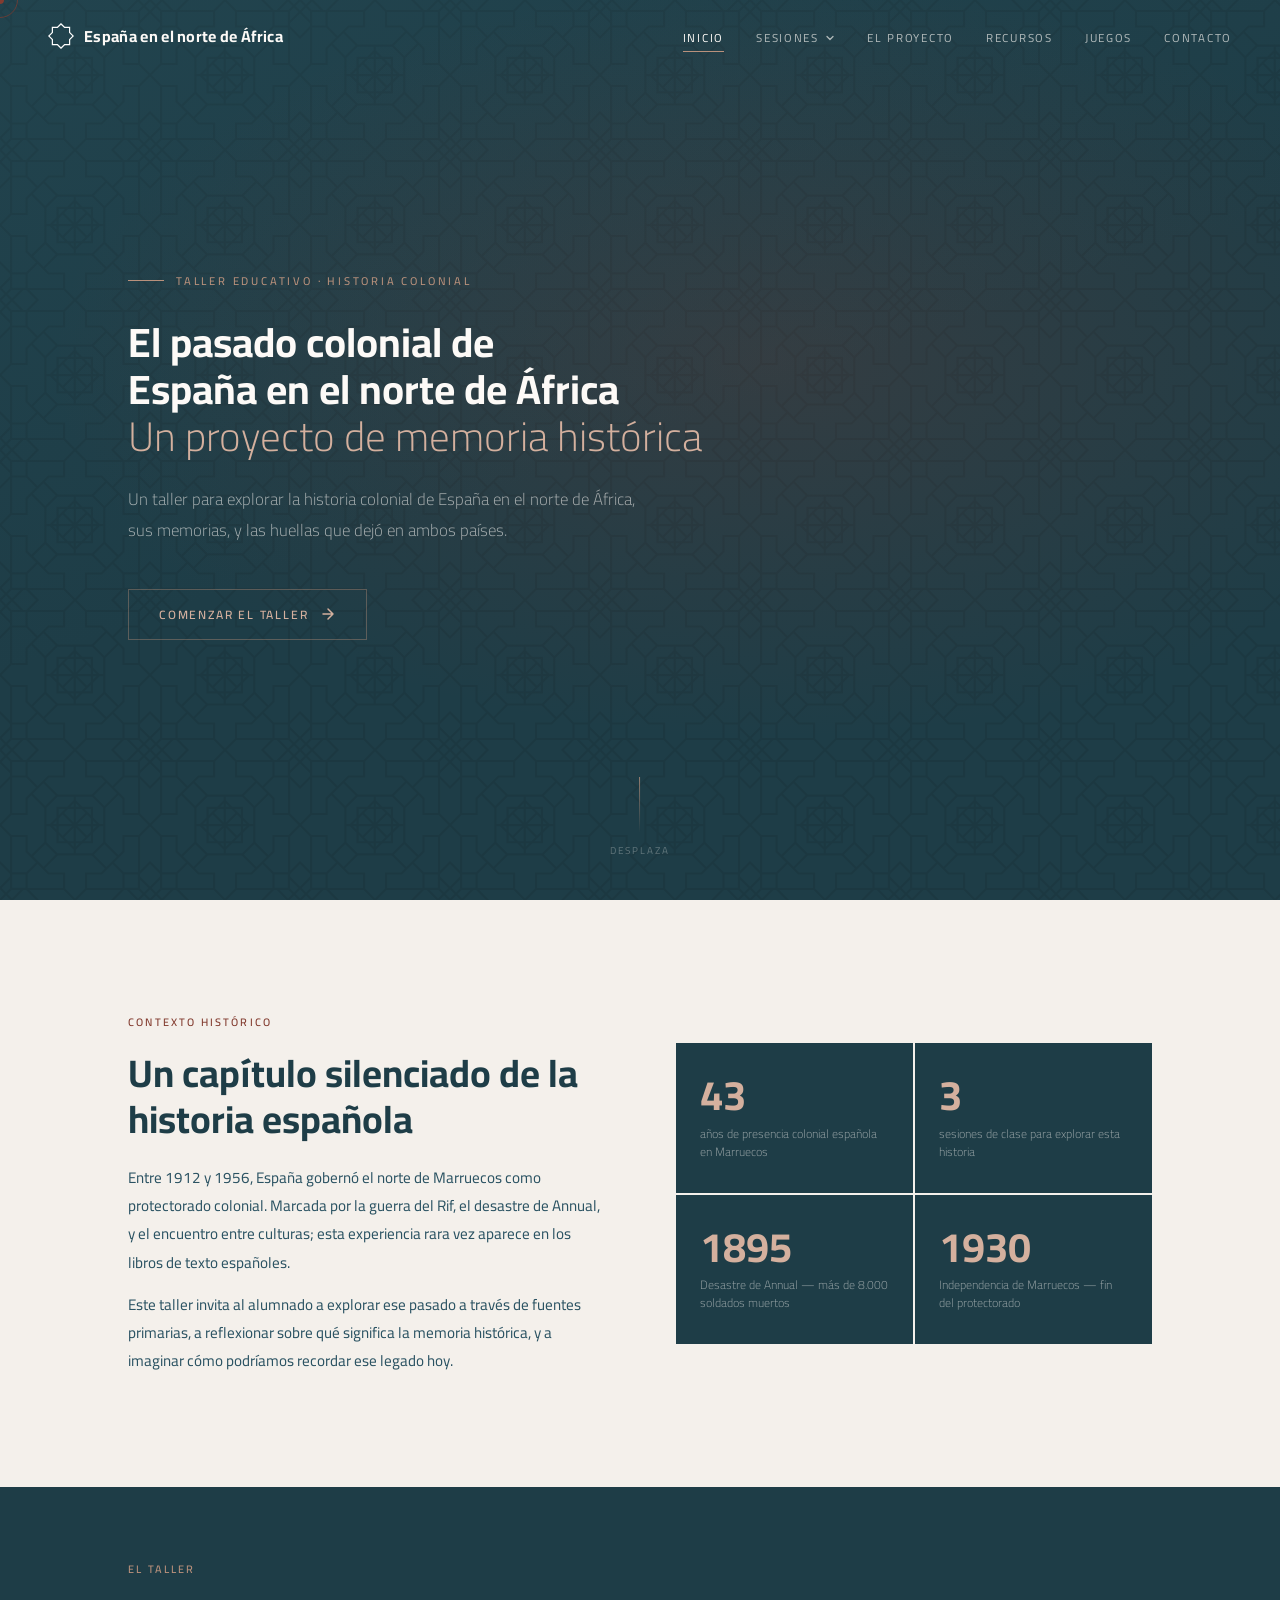
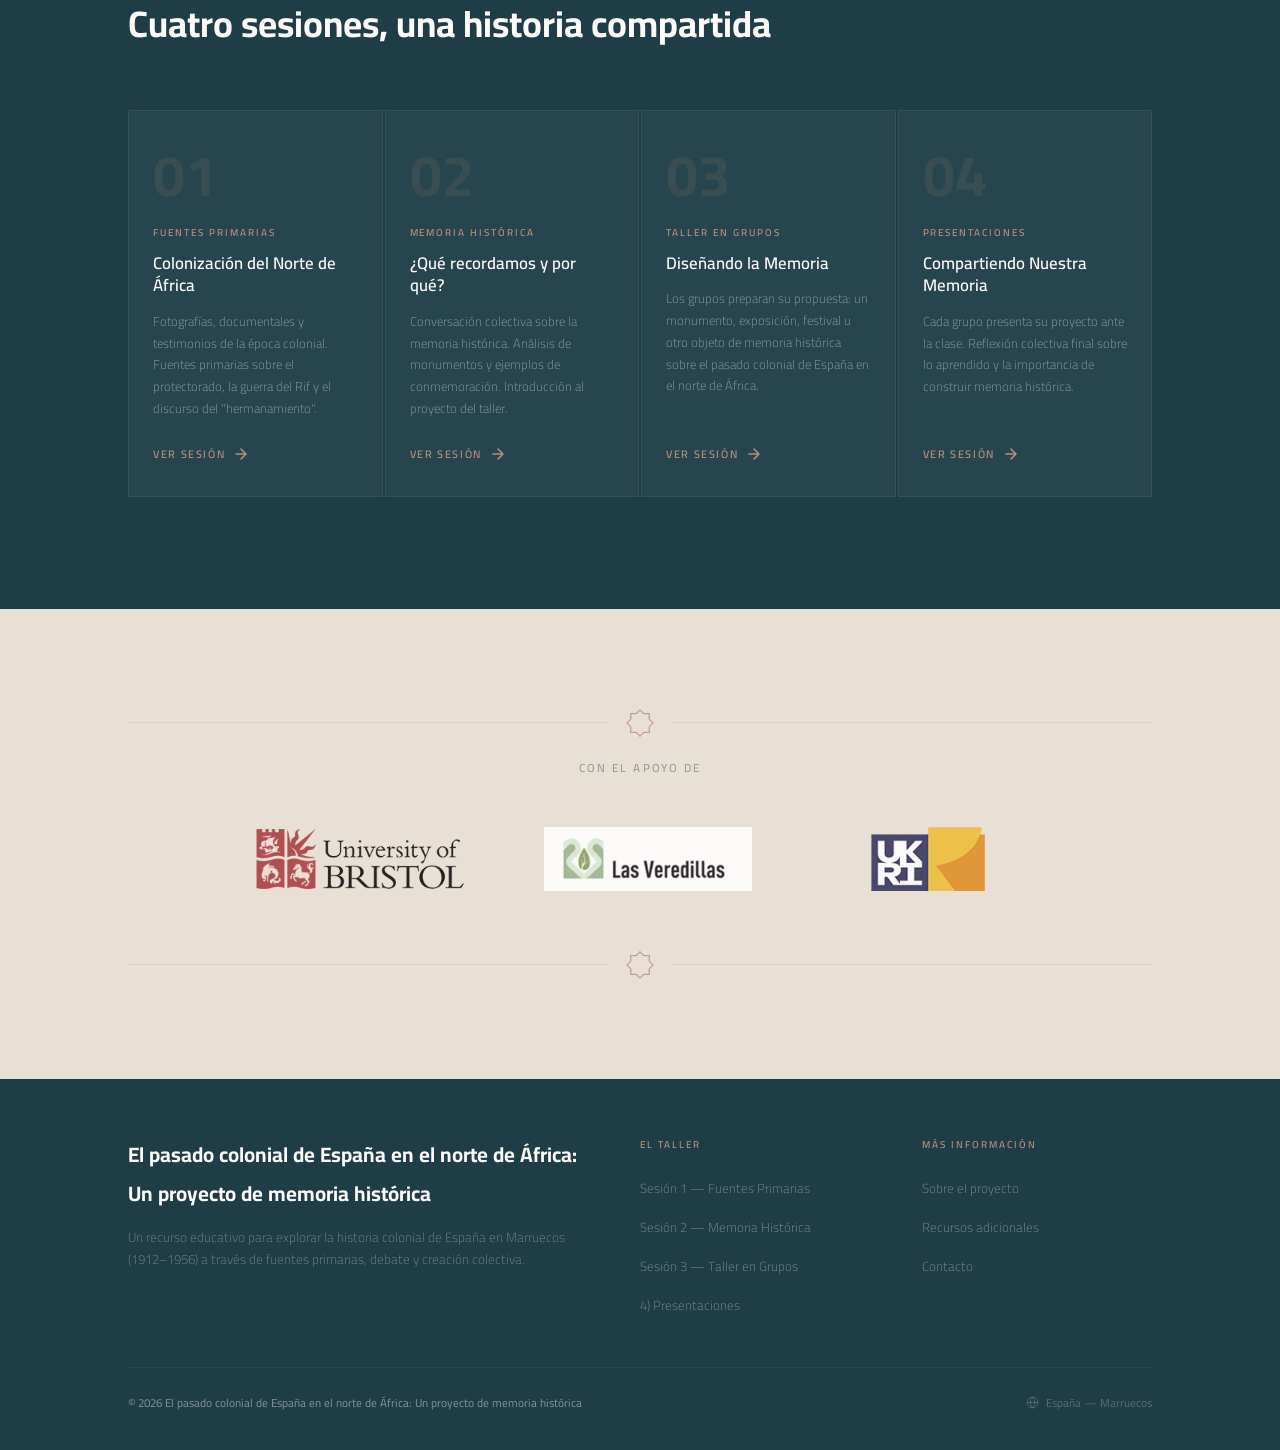
<file: index.html>
<!DOCTYPE html>
<html lang="es">
<head>
<meta charset="UTF-8">
<meta name="viewport" content="width=device-width, initial-scale=1.0">
<title>El pasado colonial de España en el norte de África: Un proyecto de memoria histórica — Historia Colonial de España en Marruecos</title>
<link rel="preconnect" href="https://fonts.googleapis.com">
<link rel="preconnect" href="https://fonts.gstatic.com" crossorigin>
<link href="https://fonts.googleapis.com/css2?family=Cairo:wght@300;400;500;600;700;900&display=swap" rel="stylesheet">
<link rel="stylesheet" href="styles.css">
<link rel="icon" href="favicon.svg" type="image/svg+xml">
</head>
<body>

<!-- Cursor -->
<div id="cursor-dot"></div>
<div id="cursor-ring"></div>

<!-- Loader -->
<div id="loader">
  <img class="loader-star" src="img/logo.svg" alt="">
  <div class="loader-text">Cargando — El pasado colonial de España en el norte de África: Un proyecto de memoria histórica</div>
</div>

<!-- Mobile Menu -->
<div class="mobile-menu" id="mobileMenu">
  <button class="mobile-close" id="mobileClose">✕</button>
  <a href="index.html">Inicio</a>
  <a href="s1.html">Sesión 1</a>
  <a href="s2.html">Sesión 2</a>
  <a href="s3.html">Sesión 3</a>
  <a href="s4.html">Sesión 4</a>
  <a href="about.html">El Proyecto</a>
  <a href="resources.html">Recursos</a>
  <a href="juegos.html">Juegos</a>
  <a href="contact.html">Contacto</a>
</div>

<!-- Navigation -->
<nav id="nav">
  <a href="index.html" class="nav-logo">
    <img class="nav-logo-mark" src="img/logo.svg" alt="Logo" style="filter: invert(1);">
    España en el norte de África
  </a>
  <ul class="nav-links">
    <li><a href="index.html" class="nav-link active">Inicio</a></li>
    <li class="nav-dropdown">
      <button type="button" class="nav-link nav-dropdown-toggle">Sesiones
        <svg class="caret" width="10" height="10" viewBox="0 0 10 10" fill="none"><path d="M2 3.5L5 6.5L8 3.5" stroke="currentColor" stroke-width="1.3" stroke-linecap="round" stroke-linejoin="round"/></svg>
      </button>
      <ul class="nav-dropdown-menu">
        <li><a href="s1.html">1) Fuentes Primarias</a></li>
        <li><a href="s2.html">2) Memoria Histórica</a></li>
        <li><a href="s3.html">3) Taller en Grupos</a></li>
        <li><a href="s4.html">4) Presentaciones</a></li>
      </ul>
    </li>
    <li><a href="about.html" class="nav-link">El Proyecto</a></li>
    <li><a href="resources.html" class="nav-link">Recursos</a></li>
    <li><a href="juegos.html" class="nav-link">Juegos</a></li>
    <li><a href="contact.html" class="nav-link">Contacto</a></li>
  </ul>
  <button class="nav-hamburger" id="hamburger"><span></span><span></span><span></span></button>
</nav>

<!-- HOME HERO -->
<section id="home-hero">
  <div class="hero-pattern"></div>
  <div class="hero-gradient"></div>
  <div class="hero-content">
    <div class="hero-eyebrow">Taller Educativo · Historia Colonial</div>
    <h1 class="hero-title">
      <span class="hero-title-line">El pasado colonial de</span>
      <span class="hero-title-line">España en el norte de África</span>
      <span class="hero-title-line">Un proyecto de memoria histórica</span>
    </h1>
    <p class="hero-sub">Un taller para explorar la historia colonial de España en el norte de África, sus memorias, y las huellas que dejó en ambos países.</p>
    <a href="s1.html" class="hero-cta">Comenzar el taller <svg width="16" height="16" viewBox="0 0 16 16" fill="none"><path d="M3 8H13M13 8L8 3M13 8L8 13" stroke="currentColor" stroke-width="1.5" stroke-linecap="round"/></svg></a>
  </div>
  <div class="hero-scroll"><div class="scroll-line"></div>Desplaza</div>
</section>

<section class="home-intro">
  <div class="reveal-left">
    <div class="intro-label">Contexto histórico</div>
    <h2 class="intro-heading">Un capítulo silenciado de la historia española</h2>
    <p class="intro-body">Entre 1912 y 1956, España gobernó el norte de Marruecos como protectorado colonial. Marcada por la guerra del Rif, el desastre de Annual, y el encuentro entre culturas; esta experiencia rara vez aparece en los libros de texto españoles.</p>
    <p class="intro-body">Este taller invita al alumnado a explorar ese pasado a través de fuentes primarias, a reflexionar sobre qué significa la memoria histórica, y a imaginar cómo podríamos recordar ese legado hoy.</p>
  </div>
  <div class="reveal-right">
    <div class="intro-stat-grid">
      <div class="intro-stat reveal" data-delay="1"><div class="stat-num">44</div><div class="stat-label">años de presencia colonial española en Marruecos</div></div>
      <div class="intro-stat reveal" data-delay="2"><div class="stat-num">4</div><div class="stat-label">sesiones de clase para explorar esta historia</div></div>
      <div class="intro-stat reveal" data-delay="3"><div class="stat-num">1921</div><div class="stat-label">Desastre de Annual — más de 8.000 soldados muertos</div></div>
      <div class="intro-stat reveal" data-delay="4"><div class="stat-num">1956</div><div class="stat-label">Independencia de Marruecos — fin del protectorado</div></div>
    </div>
  </div>
</section>

<section class="sessions-section">
  <div class="section-header reveal">
    <div class="section-label">El Taller</div>
    <h2 class="section-title">Cuatro sesiones, una historia compartida</h2>
  </div>
  <div class="sessions-grid">
    <a href="s1.html" class="session-card reveal" data-delay="1">
      <div><div class="card-num">01</div><div class="card-tag">Fuentes primarias</div><h3 class="card-title">Colonización del Norte de África</h3><p class="card-desc">Fotografías, documentales y testimonios de la época colonial. Fuentes primarias sobre el protectorado, la guerra del Rif y el discurso del "hermanamiento".</p></div>
      <div class="card-arrow">Ver sesión <svg width="16" height="16" viewBox="0 0 16 16" fill="none"><path d="M3 8H13M13 8L8 3M13 8L8 13" stroke="currentColor" stroke-width="1.5" stroke-linecap="round"/></svg></div>
    </a>
    <a href="s2.html" class="session-card reveal" data-delay="2">
      <div><div class="card-num">02</div><div class="card-tag">Memoria histórica</div><h3 class="card-title">¿Qué recordamos y por qué?</h3><p class="card-desc">Conversación colectiva sobre la memoria histórica. Análisis de monumentos y ejemplos de conmemoración. Introducción al proyecto del taller.</p></div>
      <div class="card-arrow">Ver sesión <svg width="16" height="16" viewBox="0 0 16 16" fill="none"><path d="M3 8H13M13 8L8 3M13 8L8 13" stroke="currentColor" stroke-width="1.5" stroke-linecap="round"/></svg></div>
    </a>
    <a href="s3.html" class="session-card reveal" data-delay="3">
      <div><div class="card-num">03</div><div class="card-tag">Taller en grupos</div><h3 class="card-title">Diseñando la Memoria</h3><p class="card-desc">Los grupos preparan su propuesta: un monumento, exposición, festival u otro objeto de memoria histórica sobre el pasado colonial de España en el norte de África.</p></div>
      <div class="card-arrow">Ver sesión <svg width="16" height="16" viewBox="0 0 16 16" fill="none"><path d="M3 8H13M13 8L8 3M13 8L8 13" stroke="currentColor" stroke-width="1.5" stroke-linecap="round"/></svg></div>
    </a>
    <a href="s4.html" class="session-card reveal" data-delay="4">
      <div><div class="card-num">04</div><div class="card-tag">Presentaciones</div><h3 class="card-title">Compartiendo Nuestra Memoria</h3><p class="card-desc">Cada grupo presenta su proyecto ante la clase. Reflexión colectiva final sobre lo aprendido y la importancia de construir memoria histórica.</p></div>
      <div class="card-arrow">Ver sesión <svg width="16" height="16" viewBox="0 0 16 16" fill="none"><path d="M3 8H13M13 8L8 3M13 8L8 13" stroke="currentColor" stroke-width="1.5" stroke-linecap="round"/></svg></div>
    </a>
  </div>
</section>

<section class="partners-section">
  <div class="moroccan-divider"><svg class="divider-star" viewBox="0 0 200.2 200.1" xmlns="http://www.w3.org/2000/svg"><path d="M196.3,95.8h-.2l-25.2-25.2V29.1h-41.6L104.2,3.9l-4.4-3.9-4,3.9-25.2,25.2H29.1v41.6L3.9,95.8l-3.9,4,3.9,4.4,25.2,25.2v41.6h41.6l25.2,25.2,4,3.9,4.4-3.9,25.2-25.2h41.6v-41.6l25.2-25.2,3.9-4.4-3.9-4ZM183.79,103.66l-21.92,21.92v36.19h-36.19l-21.92,21.92-3.83,3.39-3.48-3.39-21.92-21.92h-36.19v-36.19l-21.92-21.92-3.39-3.83,3.39-3.48,21.92-21.84v-36.19h36.1l21.92-21.92,3.48-3.39,3.83,3.39,21.84,21.92h36.19v36.11l21.92,21.92h.17l3.39,3.48-3.39,3.83Z" fill="currentColor"/></svg></div>
  <div class="partners-label reveal">Con el apoyo de</div>
  <div class="partners-logos reveal">
    <a href="https://www.bristol.ac.uk" target="_blank" rel="noopener" class="partner-logo-link">
      <img src="img/logo-bristol.png" alt="University of Bristol" class="partner-logo">
    </a>
    <a href="https://www.ieslasveredillas.es" target="_blank" rel="noopener" class="partner-logo-link">
      <img src="img/logo-lasveredillas.png" alt="IES Las Veredillas" class="partner-logo">
    </a>
    <a href="https://www.ukri.org/councils/ahrc/" target="_blank" rel="noopener" class="partner-logo-link">
      <img src="img/logo-ukri.png" alt="UKRI Arts and Humanities Research Council" class="partner-logo">
    </a>
  </div>
  <div class="moroccan-divider" style="margin-top:40px"><svg class="divider-star" viewBox="0 0 200.2 200.1" xmlns="http://www.w3.org/2000/svg"><path d="M196.3,95.8h-.2l-25.2-25.2V29.1h-41.6L104.2,3.9l-4.4-3.9-4,3.9-25.2,25.2H29.1v41.6L3.9,95.8l-3.9,4,3.9,4.4,25.2,25.2v41.6h41.6l25.2,25.2,4,3.9,4.4-3.9,25.2-25.2h41.6v-41.6l25.2-25.2,3.9-4.4-3.9-4ZM183.79,103.66l-21.92,21.92v36.19h-36.19l-21.92,21.92-3.83,3.39-3.48-3.39-21.92-21.92h-36.19v-36.19l-21.92-21.92-3.39-3.83,3.39-3.48,21.92-21.84v-36.19h36.1l21.92-21.92,3.48-3.39,3.83,3.39,21.84,21.92h36.19v36.11l21.92,21.92h.17l3.39,3.48-3.39,3.83Z" fill="currentColor"/></svg></div>
</section>

<footer>
  <div class="footer-grid">
    <div><div class="footer-brand">El pasado colonial de España en el norte de África: Un proyecto de memoria histórica</div><p class="footer-tagline">Un recurso educativo para explorar la historia colonial de España en Marruecos (1912–1956) a través de fuentes primarias, debate y creación colectiva.</p></div>
    <div><div class="footer-nav-label">El Taller</div><ul class="footer-nav-links"><li><a href="s1.html">Sesión 1 — Fuentes Primarias</a></li><li><a href="s2.html">Sesión 2 — Memoria Histórica</a></li><li><a href="s3.html">Sesión 3 — Taller en Grupos</a></li><li><a href="s4.html">4) Presentaciones</a></li></ul></div>
    <div><div class="footer-nav-label">Más información</div><ul class="footer-nav-links"><li><a href="about.html">Sobre el proyecto</a></li><li><a href="resources.html">Recursos adicionales</a></li><li><a href="contact.html">Contacto</a></li></ul></div>
  </div>
  <div class="footer-bottom"><span>© 2026 El pasado colonial de España en el norte de África: Un proyecto de memoria histórica</span><div class="footer-geo-mark"><svg width="13" height="13" viewBox="0 0 24 24" fill="none" stroke="currentColor" stroke-width="1.5"><circle cx="12" cy="12" r="10"/><path d="M2 12h20M12 2a15.3 15.3 0 0 1 4 10 15.3 15.3 0 0 1-4 10 15.3 15.3 0 0 1-4-10 15.3 15.3 0 0 1 4-10z"/></svg>España — Marruecos</div></div>
</footer>

<script src="script.js"></script>
</body>
</html>
</file>
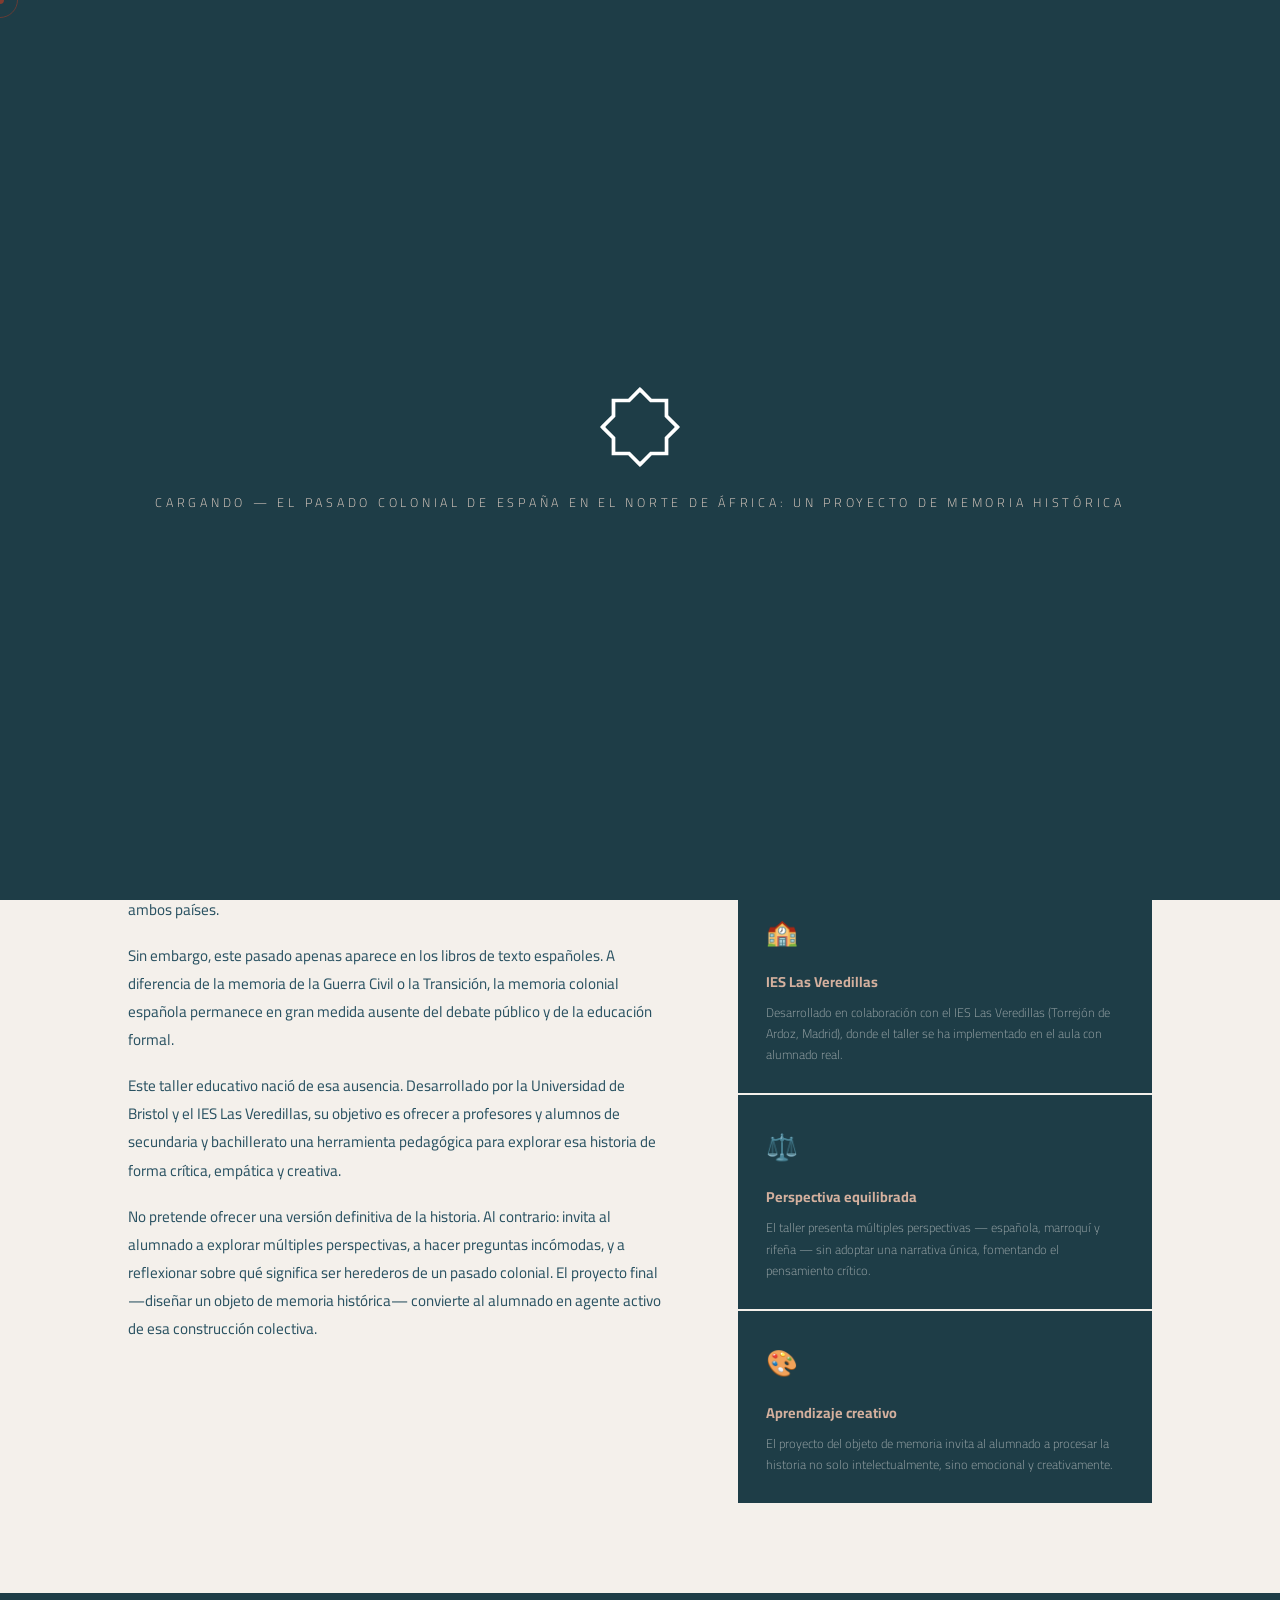
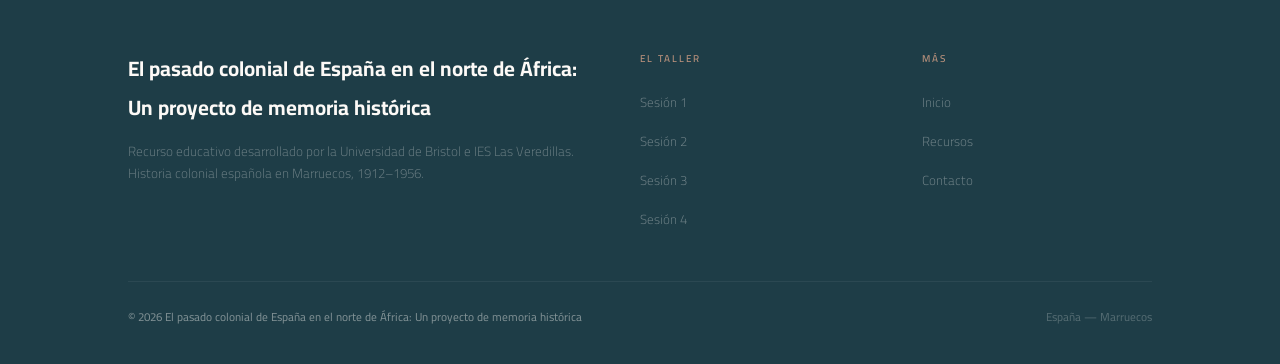
<file: about.html>
<!DOCTYPE html>
<html lang="es">
<head>
<meta charset="UTF-8">
<meta name="viewport" content="width=device-width, initial-scale=1.0">
<title>El Proyecto · El pasado colonial de España en el norte de África: Un proyecto de memoria histórica</title>
<link rel="preconnect" href="https://fonts.googleapis.com">
<link rel="preconnect" href="https://fonts.gstatic.com" crossorigin>
<link href="https://fonts.googleapis.com/css2?family=Cairo:wght@300;400;500;600;700;900&display=swap" rel="stylesheet">
<link rel="stylesheet" href="styles.css">
<link rel="icon" href="favicon.svg" type="image/svg+xml">
</head>
<body>

<!-- Cursor -->
<div id="cursor-dot"></div>
<div id="cursor-ring"></div>

<!-- Loader -->
<div id="loader">
  <img class="loader-star" src="img/logo.svg" alt="">
  <div class="loader-text">Cargando — El pasado colonial de España en el norte de África: Un proyecto de memoria histórica</div>
</div>

<!-- Mobile Menu -->
<div class="mobile-menu" id="mobileMenu">
  <button class="mobile-close" id="mobileClose">✕</button>
  <a href="index.html">Inicio</a>
  <a href="s1.html">Sesión 1</a>
  <a href="s2.html">Sesión 2</a>
  <a href="s3.html">Sesión 3</a>
  <a href="s4.html">Sesión 4</a>
  <a href="about.html">El Proyecto</a>
  <a href="resources.html">Recursos</a>
  <a href="juegos.html">Juegos</a>
  <a href="contact.html">Contacto</a>
</div>

<!-- Navigation -->
<nav id="nav">
  <a href="index.html" class="nav-logo">
    <img class="nav-logo-mark" src="img/logo.svg" alt="Logo" style="filter: invert(1);">
    España en el norte de África
  </a>
  <ul class="nav-links">
    <li><a href="index.html" class="nav-link">Inicio</a></li>
    <li class="nav-dropdown">
      <button type="button" class="nav-link nav-dropdown-toggle">Sesiones
        <svg class="caret" width="10" height="10" viewBox="0 0 10 10" fill="none"><path d="M2 3.5L5 6.5L8 3.5" stroke="currentColor" stroke-width="1.3" stroke-linecap="round" stroke-linejoin="round"/></svg>
      </button>
      <ul class="nav-dropdown-menu">
        <li><a href="s1.html">1) Fuentes Primarias</a></li>
        <li><a href="s2.html">2) Memoria Histórica</a></li>
        <li><a href="s3.html">3) Taller en Grupos</a></li>
        <li><a href="s4.html">4) Presentaciones</a></li>
      </ul>
    </li>
    <li><a href="about.html" class="nav-link active">El Proyecto</a></li>
    <li><a href="resources.html" class="nav-link">Recursos</a></li>
    <li><a href="juegos.html" class="nav-link">Juegos</a></li>
    <li><a href="contact.html" class="nav-link">Contacto</a></li>
  </ul>
  <button class="nav-hamburger" id="hamburger"><span></span><span></span><span></span></button>
</nav>

<div style="padding-top:72px">
  <div class="about-hero">
    <div class="hero-pattern"></div>
    <div class="hero-gradient"></div>
    <div style="position:relative;z-index:2;max-width:700px;">
      <div class="hero-eyebrow" style="animation:none;opacity:1;">Sobre el proyecto</div>
      <h1 class="hero-title" style="animation:none;">
        <span class="hero-title-line" style="animation:none;opacity:1;transform:none;">Un recurso</span>
        <span class="hero-title-line" style="animation:none;opacity:1;transform:none;font-weight:300;color:var(--gold-light)">educativo</span>
      </h1>
    </div>
  </div>
  <div class="about-body">
    <div class="about-text">
      <div class="intro-label reveal">El proyecto</div>
      <h2 class="block-title reveal" style="margin-bottom:24px;">¿Por qué este taller?</h2>
      <p class="reveal">La historia colonial de España en Marruecos es uno de los capítulos más silenciados de la historia española contemporánea. Entre 1912 y 1956, España gobernó el norte de Marruecos como protectorado: instaló administraciones, construyó infraestructuras, libró guerras brutales y dejó huellas que todavía hoy se sienten en ambos países.</p>
      <p class="reveal">Sin embargo, este pasado apenas aparece en los libros de texto españoles. A diferencia de la memoria de la Guerra Civil o la Transición, la memoria colonial española permanece en gran medida ausente del debate público y de la educación formal.</p>
      <p class="reveal">Este taller educativo nació de esa ausencia. Desarrollado por la Universidad de Bristol y el IES Las Veredillas, su objetivo es ofrecer a profesores y alumnos de secundaria y bachillerato una herramienta pedagógica para explorar esa historia de forma crítica, empática y creativa.</p>
      <p class="reveal">No pretende ofrecer una versión definitiva de la historia. Al contrario: invita al alumnado a explorar múltiples perspectivas, a hacer preguntas incómodas, y a reflexionar sobre qué significa ser herederos de un pasado colonial. El proyecto final —diseñar un objeto de memoria histórica— convierte al alumnado en agente activo de esa construcción colectiva.</p>
    </div>
    <div class="about-sidebar">
      <div class="about-feature reveal" data-delay="1"><div class="about-feature-icon">🏛️</div><h4>Universidad de Bristol</h4><p>El proyecto está coordinado por el Departamento de Historia de la Universidad de Bristol (Reino Unido), con investigación especializada en la historia colonial española.</p></div>
      <div class="about-feature reveal" data-delay="2"><div class="about-feature-icon">🏫</div><h4>IES Las Veredillas</h4><p>Desarrollado en colaboración con el IES Las Veredillas (Torrejón de Ardoz, Madrid), donde el taller se ha implementado en el aula con alumnado real.</p></div>
      <div class="about-feature reveal" data-delay="3"><div class="about-feature-icon">⚖️</div><h4>Perspectiva equilibrada</h4><p>El taller presenta múltiples perspectivas — española, marroquí y rifeña — sin adoptar una narrativa única, fomentando el pensamiento crítico.</p></div>
      <div class="about-feature reveal" data-delay="4"><div class="about-feature-icon">🎨</div><h4>Aprendizaje creativo</h4><p>El proyecto del objeto de memoria invita al alumnado a procesar la historia no solo intelectualmente, sino emocional y creativamente.</p></div>
    </div>
  </div>
</div>

<footer>
  <div class="footer-grid">
    <div><div class="footer-brand">El pasado colonial de España en el norte de África: Un proyecto de memoria histórica</div><p class="footer-tagline">Recurso educativo desarrollado por la Universidad de Bristol e IES Las Veredillas. Historia colonial española en Marruecos, 1912–1956.</p></div>
    <div><div class="footer-nav-label">El Taller</div><ul class="footer-nav-links"><li><a href="s1.html">Sesión 1</a></li><li><a href="s2.html">Sesión 2</a></li><li><a href="s3.html">Sesión 3</a></li><li><a href="s4.html">Sesión 4</a></li></ul></div>
    <div><div class="footer-nav-label">Más</div><ul class="footer-nav-links"><li><a href="index.html">Inicio</a></li><li><a href="resources.html">Recursos</a></li><li><a href="contact.html">Contacto</a></li></ul></div>
  </div>
  <div class="footer-bottom"><span>© 2026 El pasado colonial de España en el norte de África: Un proyecto de memoria histórica</span><div class="footer-geo-mark">España — Marruecos</div></div>
</footer>

<script src="script.js"></script>
</body>
</html>
</file>
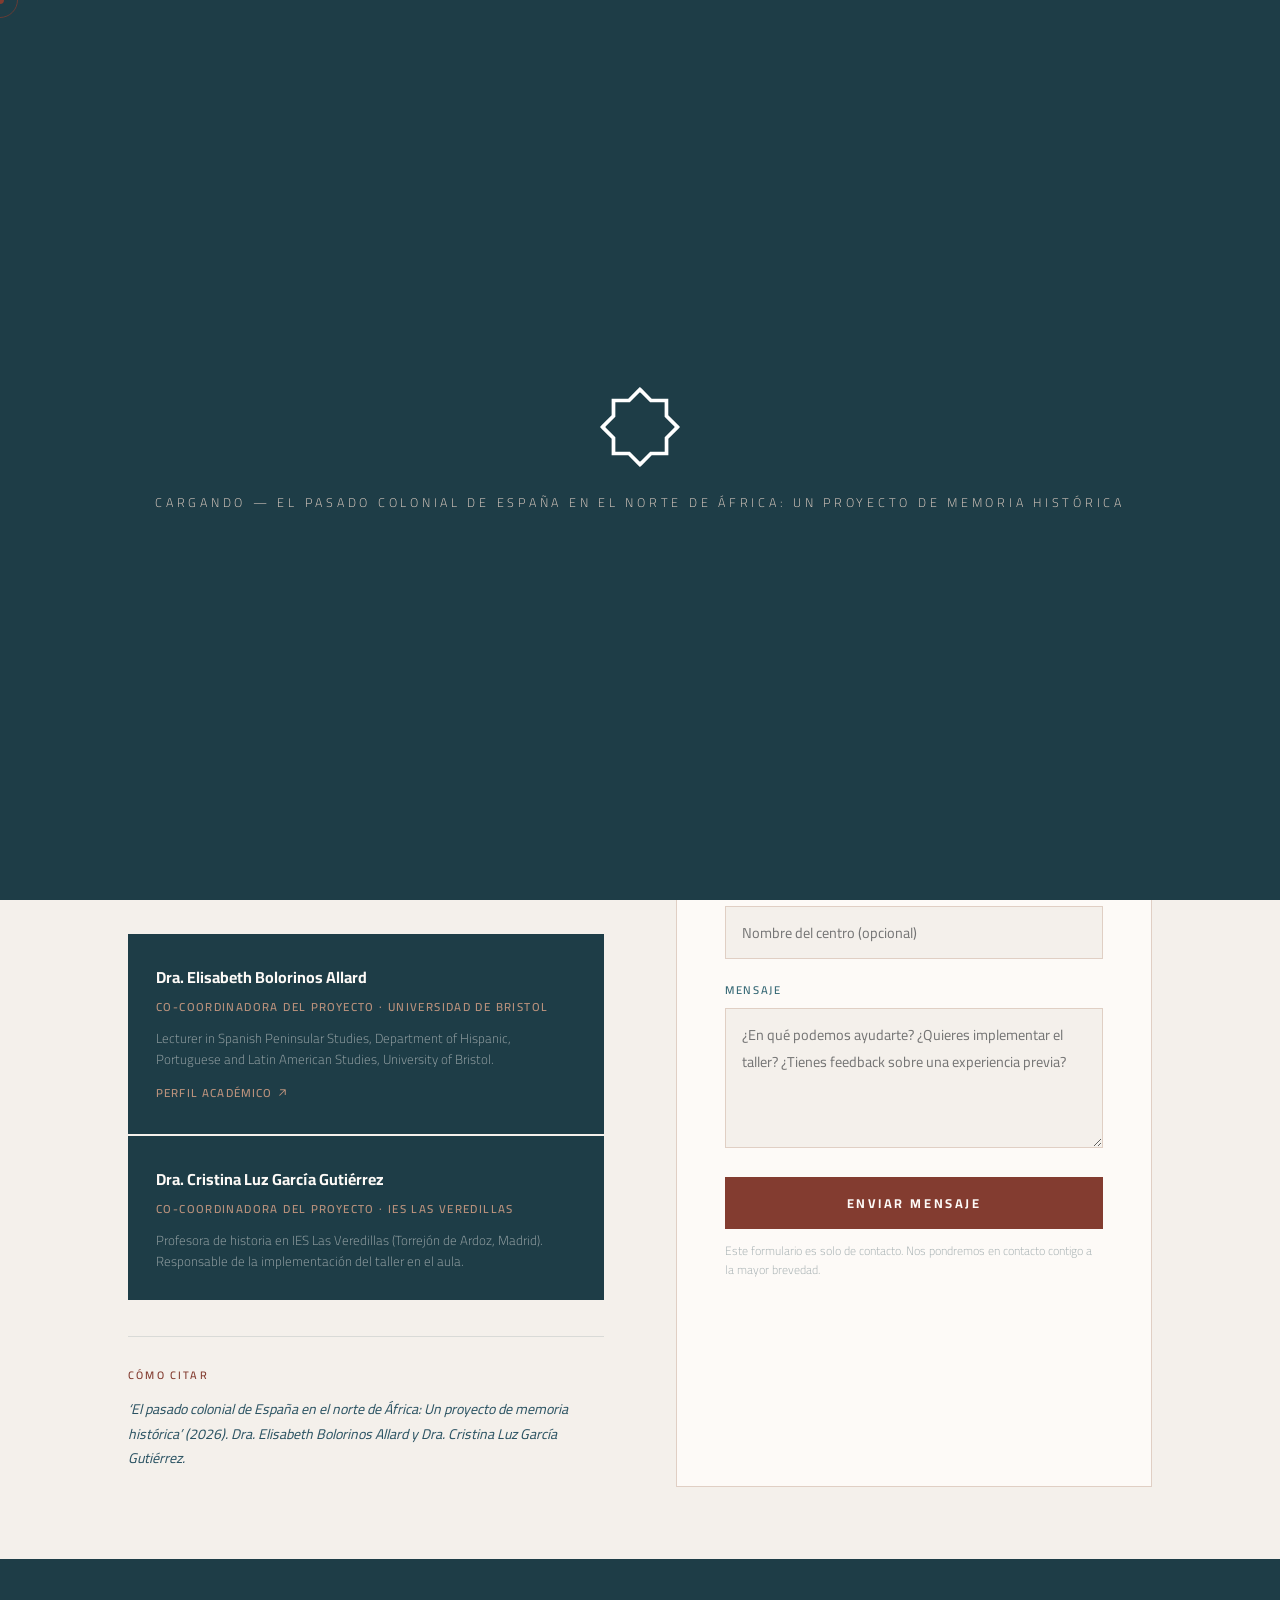
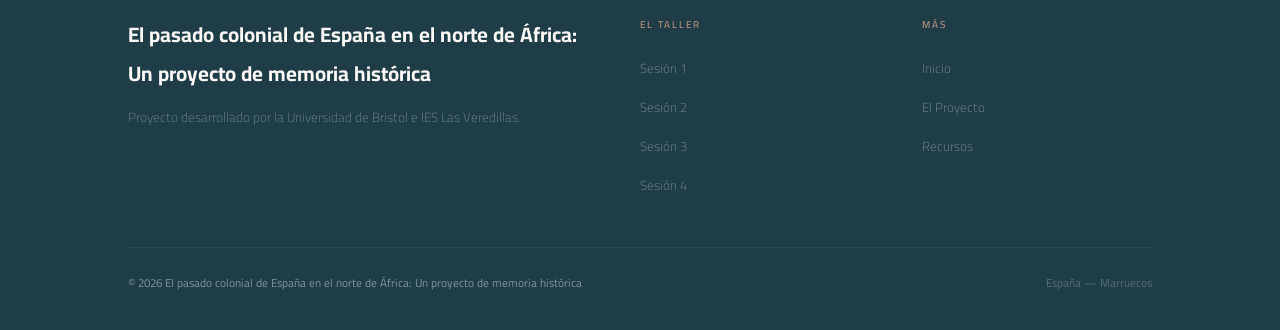
<file: contact.html>
<!DOCTYPE html>
<html lang="es">
<head>
<meta charset="UTF-8">
<meta name="viewport" content="width=device-width, initial-scale=1.0">
<title>Contacto · El pasado colonial de España en el norte de África: Un proyecto de memoria histórica</title>
<link rel="preconnect" href="https://fonts.googleapis.com">
<link rel="preconnect" href="https://fonts.gstatic.com" crossorigin>
<link href="https://fonts.googleapis.com/css2?family=Cairo:wght@300;400;500;600;700;900&display=swap" rel="stylesheet">
<link rel="stylesheet" href="styles.css">
<link rel="icon" href="favicon.svg" type="image/svg+xml">
</head>
<body>

<!-- Cursor -->
<div id="cursor-dot"></div>
<div id="cursor-ring"></div>

<!-- Loader -->
<div id="loader">
  <img class="loader-star" src="img/logo.svg" alt="">
  <div class="loader-text">Cargando — El pasado colonial de España en el norte de África: Un proyecto de memoria histórica</div>
</div>

<!-- Mobile Menu -->
<div class="mobile-menu" id="mobileMenu">
  <button class="mobile-close" id="mobileClose">✕</button>
  <a href="index.html">Inicio</a>
  <a href="s1.html">Sesión 1</a>
  <a href="s2.html">Sesión 2</a>
  <a href="s3.html">Sesión 3</a>
  <a href="s4.html">Sesión 4</a>
  <a href="about.html">El Proyecto</a>
  <a href="resources.html">Recursos</a>
  <a href="juegos.html">Juegos</a>
  <a href="contact.html">Contacto</a>
</div>

<!-- Navigation -->
<nav id="nav">
  <a href="index.html" class="nav-logo">
    <img class="nav-logo-mark" src="img/logo.svg" alt="Logo" style="filter: invert(1);">
    España en el norte de África
  </a>
  <ul class="nav-links">
    <li><a href="index.html" class="nav-link">Inicio</a></li>
    <li class="nav-dropdown">
      <button type="button" class="nav-link nav-dropdown-toggle">Sesiones
        <svg class="caret" width="10" height="10" viewBox="0 0 10 10" fill="none"><path d="M2 3.5L5 6.5L8 3.5" stroke="currentColor" stroke-width="1.3" stroke-linecap="round" stroke-linejoin="round"/></svg>
      </button>
      <ul class="nav-dropdown-menu">
        <li><a href="s1.html">1) Fuentes Primarias</a></li>
        <li><a href="s2.html">2) Memoria Histórica</a></li>
        <li><a href="s3.html">3) Taller en Grupos</a></li>
        <li><a href="s4.html">4) Presentaciones</a></li>
      </ul>
    </li>
    <li><a href="about.html" class="nav-link">El Proyecto</a></li>
    <li><a href="resources.html" class="nav-link">Recursos</a></li>
    <li><a href="juegos.html" class="nav-link">Juegos</a></li>
    <li><a href="contact.html" class="nav-link active">Contacto</a></li>
  </ul>
  <button class="nav-hamburger" id="hamburger"><span></span><span></span><span></span></button>
</nav>

<div style="padding-top:72px">
  <div class="contact-hero">
    <div class="hero-pattern"></div>
    <div class="hero-gradient"></div>
    <div style="position:relative;z-index:2;">
      <div class="session-hero-eyebrow">Ponte en contacto</div>
      <h1 class="session-hero-title" style="font-size:clamp(2rem,5vw,3.8rem);">Contacto</h1>
    </div>
  </div>
  <div class="contact-body">
    <div class="contact-intro">
      <div class="intro-label reveal">El equipo</div>
      <h2 class="block-title reveal" style="margin-bottom:20px;">¿Quieres usar este taller en tu aula?</h2>
      <p class="reveal" style="font-size:.95rem;line-height:1.85;color:var(--dark-mid);margin-bottom:14px;">Este taller ha sido diseñado para ser implementado en centros de secundaria y bachillerato. Si eres docente y quieres usarlo, el equipo puede proporcionarte materiales adicionales, la guía pedagógica completa y orientación para su implementación.</p>
      <p class="reveal" style="font-size:.95rem;line-height:1.85;color:var(--dark-mid);">También nos interesa conocer vuestra experiencia si ya habéis realizado el taller: ¿cómo fue? ¿qué proyectos diseñó el alumnado? ¿qué funcionó y qué mejoraríais?</p>
      <div class="contact-persons reveal" style="margin-top:32px;">
        <div class="contact-person">
          <div class="contact-person-name">Dra. Elisabeth Bolorinos Allard</div>
          <div class="contact-person-role">Co-coordinadora del proyecto · Universidad de Bristol</div>
          <div class="contact-person-detail">Lecturer in Spanish Peninsular Studies, Department of Hispanic, Portuguese and Latin American Studies, University of Bristol.</div>
          <a href="https://research-information.bris.ac.uk/en/persons/elisabeth-bolorinos-allard/" target="_blank" rel="noopener" class="contact-person-link">Perfil académico
            <svg width="11" height="11" viewBox="0 0 16 16" fill="none"><path d="M4 12L12 4M12 4H5M12 4V11" stroke="currentColor" stroke-width="1.5" stroke-linecap="round" stroke-linejoin="round"/></svg>
          </a>
        </div>
        <div class="contact-person">
          <div class="contact-person-name">Dra. Cristina Luz García Gutiérrez</div>
          <div class="contact-person-role">Co-coordinadora del proyecto · IES Las Veredillas</div>
          <div class="contact-person-detail">Profesora de historia en IES Las Veredillas (Torrejón de Ardoz, Madrid). Responsable de la implementación del taller en el aula.</div>
        </div>
      </div>
      <div class="contact-cite reveal" style="margin-top:36px;padding-top:28px;border-top:1px solid rgba(30,61,71,.12);">
        <div class="intro-label" style="margin-bottom:12px;">Cómo citar</div>
        <p style="font-size:.88rem;line-height:1.75;color:var(--dark-mid);font-style:italic;">‘El pasado colonial de España en el norte de África: Un proyecto de memoria histórica’ (2026). Dra. Elisabeth Bolorinos Allard y Dra. Cristina Luz García Gutiérrez.</p>
      </div>
    </div>
    <div class="contact-form reveal" data-delay="2">
      <div class="intro-label" style="margin-bottom:28px;">Envíanos un mensaje</div>
      <div id="form-success" style="display:none;background:#e8f5ee;border:1px solid #9fd4b8;color:#1e6b45;padding:16px 20px;margin-bottom:24px;font-size:.9rem;line-height:1.6;">✓ Tu mensaje se ha enviado correctamente. Nos pondremos en contacto contigo a la mayor brevedad.</div>
      <form id="contact-form" action="https://formsubmit.co/cbolorinos@gmail.com" method="POST">
        <!-- FormSubmit config -->
        <input type="hidden" name="_subject" value="Nuevo mensaje — España en el norte de África">
        <input type="hidden" name="_template" value="table">
        <input type="hidden" name="_captcha" value="true">
        <input type="hidden" name="_next" value="" id="form-next">
        <!-- Honeypot (anti-spam): hidden from humans, bots fill it and get rejected -->
        <input type="text" name="_honey" style="display:none" tabindex="-1" autocomplete="off">
        <label class="form-label" for="cf-nombre">Nombre</label>
        <input class="form-input" type="text" id="cf-nombre" name="Nombre" placeholder="Tu nombre completo" required>
        <label class="form-label" for="cf-email">Correo electrónico</label>
        <input class="form-input" type="email" id="cf-email" name="Correo" placeholder="tu@correo.es" required>
        <label class="form-label" for="cf-centro">Centro educativo</label>
        <input class="form-input" type="text" id="cf-centro" name="Centro educativo" placeholder="Nombre del centro (opcional)">
        <label class="form-label" for="cf-mensaje">Mensaje</label>
        <textarea class="form-textarea" id="cf-mensaje" name="Mensaje" placeholder="¿En qué podemos ayudarte? ¿Quieres implementar el taller? ¿Tienes feedback sobre una experiencia previa?" required></textarea>
        <button class="form-btn" type="submit">Enviar mensaje</button>
      </form>
      <p class="form-note">Este formulario es solo de contacto. Nos pondremos en contacto contigo a la mayor brevedad.</p>
    </div>
  </div>
</div>

<footer>
  <div class="footer-grid">
    <div><div class="footer-brand">El pasado colonial de España en el norte de África: Un proyecto de memoria histórica</div><p class="footer-tagline">Proyecto desarrollado por la Universidad de Bristol e IES Las Veredillas.</p></div>
    <div><div class="footer-nav-label">El Taller</div><ul class="footer-nav-links"><li><a href="s1.html">Sesión 1</a></li><li><a href="s2.html">Sesión 2</a></li><li><a href="s3.html">Sesión 3</a></li><li><a href="s4.html">Sesión 4</a></li></ul></div>
    <div><div class="footer-nav-label">Más</div><ul class="footer-nav-links"><li><a href="index.html">Inicio</a></li><li><a href="about.html">El Proyecto</a></li><li><a href="resources.html">Recursos</a></li></ul></div>
  </div>
  <div class="footer-bottom"><span>© 2026 El pasado colonial de España en el norte de África: Un proyecto de memoria histórica</span><div class="footer-geo-mark">España — Marruecos</div></div>
</footer>

<script src="script.js"></script>
<script>
// Redirect back here after sending (works on any domain)
document.getElementById('form-next').value = location.origin + location.pathname + '?enviado=1';
// Show success message after redirect
if (new URLSearchParams(location.search).has('enviado')) {
  document.getElementById('form-success').style.display = 'block';
  document.querySelector('.contact-form').scrollIntoView({ behavior: 'smooth', block: 'center' });
}
</script>
</body>
</html>
</file>
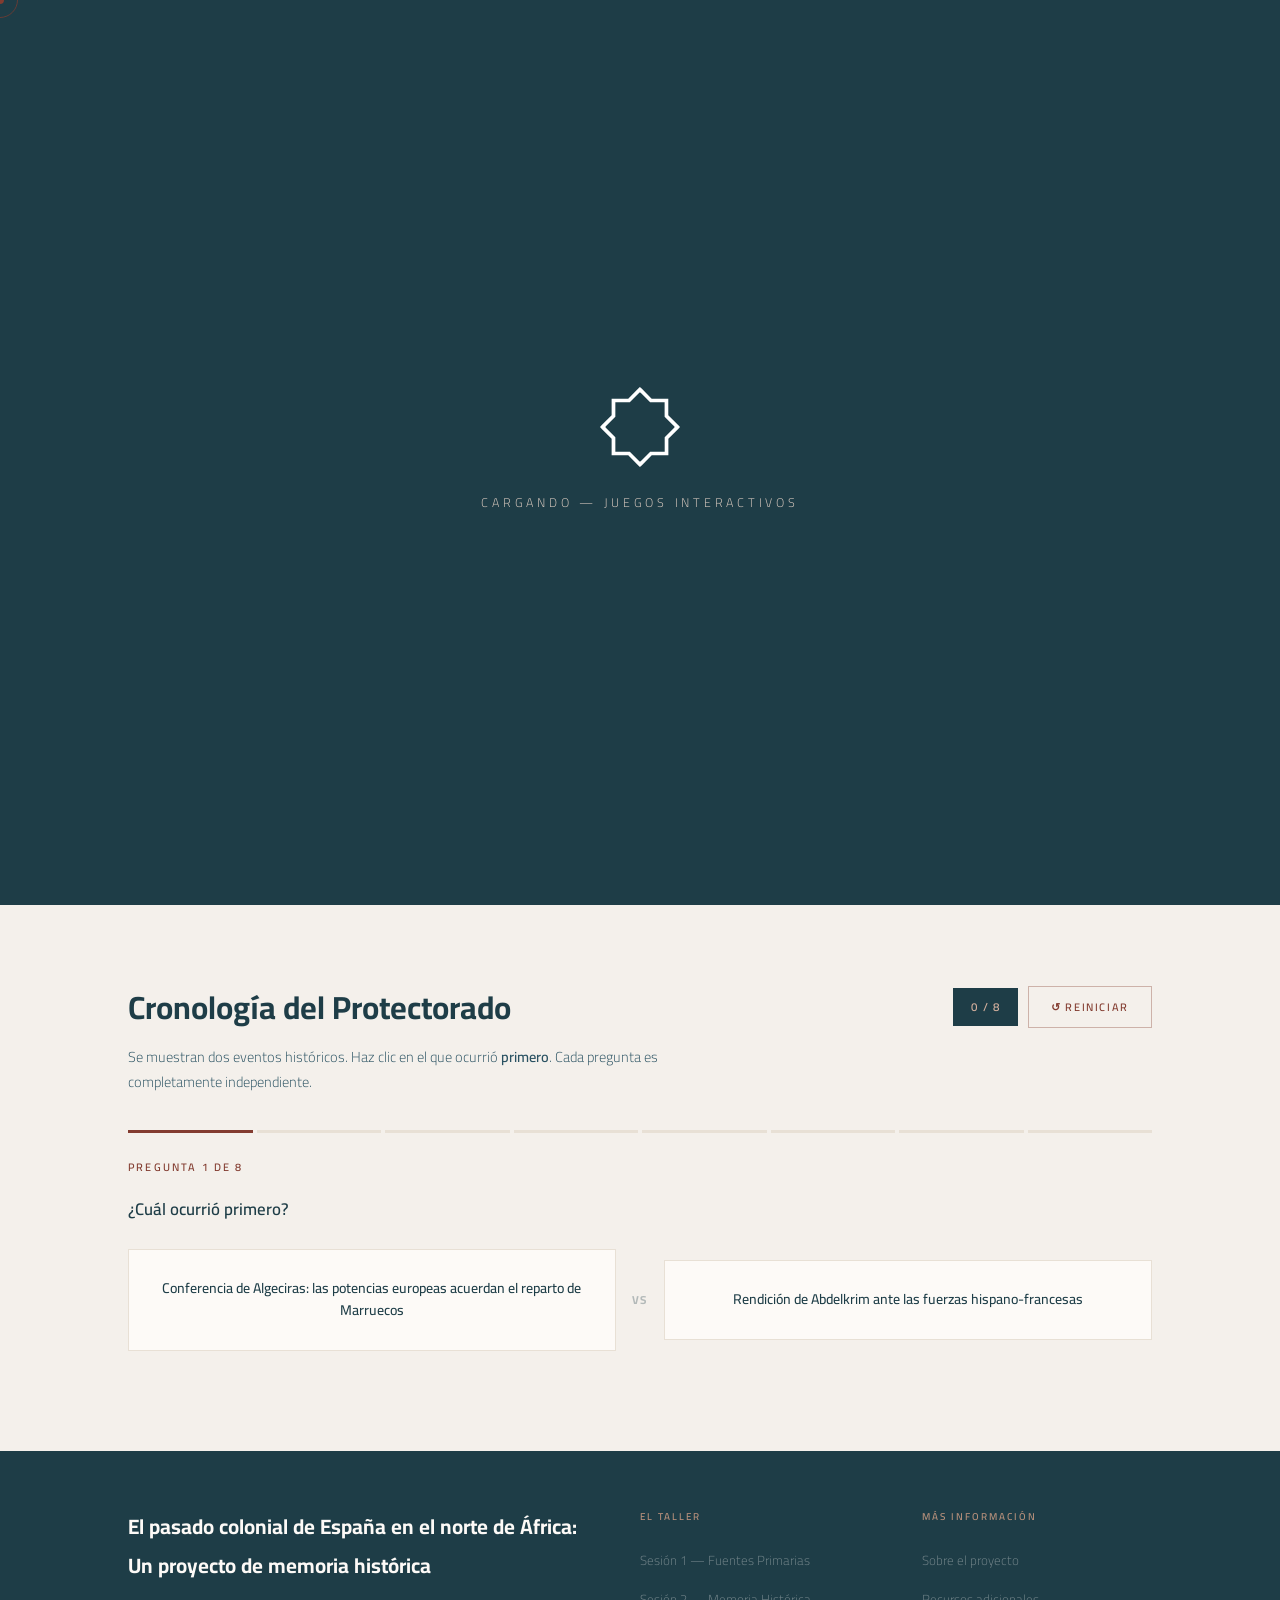
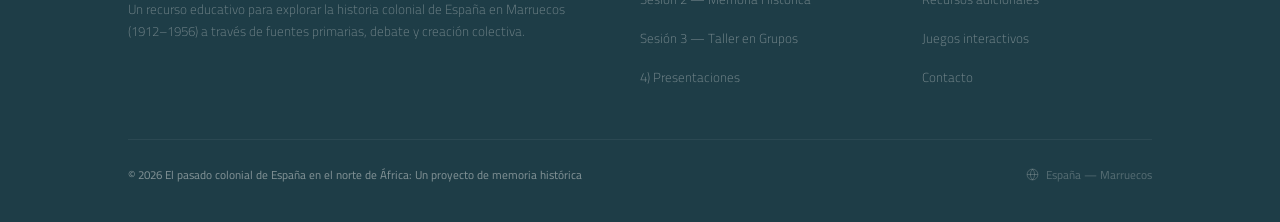
<file: juegos.html>
<!DOCTYPE html>
<html lang="es">
<head>
<meta charset="UTF-8">
<meta name="viewport" content="width=device-width, initial-scale=1.0">
<title>Juegos Interactivos · El pasado colonial de España en el norte de África: Un proyecto de memoria histórica</title>
<link rel="preconnect" href="https://fonts.googleapis.com">
<link rel="preconnect" href="https://fonts.gstatic.com" crossorigin>
<link href="https://fonts.googleapis.com/css2?family=Cairo:wght@300;400;500;600;700;900&display=swap" rel="stylesheet">
<link rel="stylesheet" href="styles.css">
<link rel="icon" href="favicon.svg" type="image/svg+xml">
<style>
/* ===== GAMES PAGE STYLES ===== */
.juegos-hero {
  background: var(--dark);
  padding: 140px 10vw 80px;
  position: relative;
  overflow: hidden;
}
.juegos-hero .hero-pattern {
  position: absolute; inset: 0; opacity: .06;
  background-image: url("img/pattern.svg");
  background-size: 260px 260px; animation: patternDrift 50s linear infinite;
}
.juegos-hero-content { position: relative; z-index: 2; }
.juegos-hero-eyebrow {
  display: inline-flex; align-items: center; gap: 12px;
  font-size: .68rem; letter-spacing: .25em; text-transform: uppercase; color: var(--gold);
  margin-bottom: 20px; font-weight: 500;
}
.juegos-hero-eyebrow::before { content:''; display:block; width:32px; height:1px; background:var(--gold); }
.juegos-hero-title {
  font-weight: 700; font-size: clamp(2.4rem,5vw,4.5rem);
  line-height: 1.05; color: var(--white); margin-bottom: 18px;
}
.juegos-hero-title span { display:block; font-weight:300; color: var(--gold-light); }
.juegos-hero-sub {
  font-size: .95rem; color: rgba(253,250,246,.55); max-width: 540px;
  line-height: 1.8; font-weight: 300;
}

/* ===== GAME SELECTOR ===== */
.games-selector-section { background: var(--dark); padding: 0 10vw 56px; }
.games-selector {
  display: grid; grid-template-columns: repeat(4, 1fr); gap: 2px;
}
.game-tab {
  background: rgba(255,255,255,.03); border: 1px solid rgba(255,255,255,.07);
  padding: 24px 20px; text-align: left; color: var(--white); cursor: none;
  transition: background .3s, border-color .3s; position: relative; overflow: hidden;
  font-family: var(--font);
}
.game-tab::after {
  content:''; position:absolute; bottom:0; left:0; right:0; height:2px;
  background: linear-gradient(to right, var(--terra), var(--gold));
  transform: scaleX(0); transform-origin: left; transition: transform .4s var(--ease-out);
}
.game-tab:hover { background: rgba(255,255,255,.07); border-color: rgba(185,145,124,.2); }
.game-tab:hover::after { transform: scaleX(1); }
.game-tab.active { background: rgba(131,60,48,.18); border-color: rgba(131,60,48,.4); }
.game-tab.active::after { transform: scaleX(1); }
.tab-num { display:block; font-size: 2.2rem; font-weight: 700; color: rgba(185,145,124,.18); line-height:1; margin-bottom:10px; transition: color .3s; }
.game-tab:hover .tab-num, .game-tab.active .tab-num { color: rgba(185,145,124,.4); }
.tab-icon { display:block; margin-bottom: 8px; width:22px; height:22px; color: var(--gold); }
.tab-name { display:block; font-size: .78rem; font-weight: 600; letter-spacing: .06em; color: var(--white); margin-bottom:4px; }
.tab-type { display:block; font-size: .62rem; letter-spacing: .15em; text-transform: uppercase; color: var(--gold); font-weight: 500; }

/* ===== GAME DISPLAY ===== */
.game-display-section { background: var(--bg); padding: 72px 10vw; min-height: 520px; }
.game-panel { display: none; }
.game-panel.active { display: block; }
.game-header { margin-bottom: 36px; }
.game-title-row { display:flex; align-items:center; justify-content:space-between; gap:24px; flex-wrap:wrap; margin-bottom:8px; }
.game-title { font-weight: 700; font-size: clamp(1.4rem,2.5vw,2rem); color: var(--dark); }
.game-desc { font-size: .9rem; color: var(--dark-mid); line-height: 1.7; max-width: 600px; font-weight: 300; }
.game-score-badge {
  background: var(--dark); color: var(--gold-light);
  padding: 8px 18px; font-size: .72rem; letter-spacing: .1em; font-weight: 600;
  white-space: nowrap;
}
.btn-reset {
  padding: 10px 22px; border: 1px solid rgba(131,60,48,.35); color: var(--terra);
  font-size: .68rem; letter-spacing: .15em; text-transform: uppercase; font-weight: 600;
  cursor: none; font-family: var(--font); transition: background .3s, color .3s, border-color .3s;
}
.btn-reset:hover { background: var(--terra); color: var(--white); border-color: var(--terra); }
.btn-check {
  padding: 12px 28px; background: var(--dark); color: var(--gold-light);
  font-size: .72rem; letter-spacing: .15em; text-transform: uppercase; font-weight: 600;
  cursor: none; font-family: var(--font); border: none; transition: background .3s;
}
.btn-check:hover { background: var(--terra); }
.game-controls { display:flex; align-items:center; gap:12px; flex-wrap:wrap; margin-top:28px; }

/* ===== GAME 1: PAIRWISE CRONOLOGÍA ===== */
.pair-progress { display:flex; gap:4px; margin-bottom:24px; }
.pair-dot { flex:1; height:3px; background:var(--bg-dark); transition:background .4s; }
.pair-dot.done-correct { background:#4a9b6f; }
.pair-dot.done-wrong { background:#c0392b; }
.pair-dot.current { background:var(--terra); }
.pair-q-label { font-size:.68rem; letter-spacing:.2em; text-transform:uppercase; color:var(--terra); font-weight:600; margin-bottom:16px; }
.pair-prompt { font-size:1.05rem; font-weight:600; color:var(--dark); margin-bottom:24px; }
.pair-cards { display:grid; grid-template-columns:1fr auto 1fr; gap:16px; align-items:center; margin-bottom:16px; }
.pair-card {
  padding:28px 24px; border:1.5px solid var(--bg-dark); background:var(--white);
  cursor:none; transition:border-color .25s, background .25s, transform .2s;
  text-align:center; font-family:var(--font); width:100%;
}
.pair-card:hover:not(:disabled) { border-color:var(--gold); background:#fefcfa; transform:translateY(-3px); }
.pair-card.selected-correct { border-color:#4a9b6f; background:rgba(74,155,111,.1); pointer-events:none; }
.pair-card.selected-wrong { border-color:#c0392b; background:rgba(192,57,43,.08); pointer-events:none; }
.pair-card.revealed-correct { border-color:#4a9b6f; background:rgba(74,155,111,.06); pointer-events:none; }
.pair-card:disabled { pointer-events:none; }
.pair-card-text { font-size:.88rem; color:var(--dark); line-height:1.55; font-weight:500; }
.pair-card-year { font-size:1.5rem; font-weight:700; color:var(--terra); margin-top:14px; display:none; }
.pair-card-year.show { display:block; }
.pair-vs { font-size:.72rem; font-weight:700; letter-spacing:.15em; color:rgba(30,61,71,.3); text-align:center; white-space:nowrap; }
.pair-feedback { font-size:.88rem; padding:12px 16px; display:none; line-height:1.5; }
.pair-feedback.show { display:block; }
.timeline-feedback { font-size: .85rem; line-height: 1.6; padding: 14px 18px; margin-top: 8px; display: none; }
.timeline-feedback.show { display: block; }
.feedback-correct { background: rgba(74,155,111,.12); color: #2d7a52; border-left: 3px solid #4a9b6f; }
.feedback-wrong { background: rgba(192,57,43,.08); color: #9b2d2d; border-left: 3px solid #c0392b; }

/* ===== GAME 2: VERDADERO O FALSO ===== */
.vof-progress { display:flex; gap:6px; margin-bottom:28px; }
.vof-dot { width:8px; height:8px; border-radius:50%; background: var(--bg-dark); transition: background .4s; }
.vof-dot.done-correct { background: #4a9b6f; }
.vof-dot.done-wrong { background: #c0392b; }
.vof-dot.current { background: var(--terra); }
.vof-question-num { font-size: .68rem; letter-spacing: .2em; text-transform: uppercase; color: var(--terra); font-weight: 600; margin-bottom: 12px; }
.vof-question-text { font-size: 1.1rem; font-weight: 600; color: var(--dark); line-height: 1.5; margin-bottom: 28px; max-width: 620px; }
.vof-buttons { display: flex; gap: 12px; }
.btn-vof {
  flex: 1; max-width: 160px; padding: 18px 24px; font-family: var(--font);
  font-size: .88rem; font-weight: 700; letter-spacing: .08em; text-transform: uppercase;
  cursor: none; border: 2px solid; transition: background .25s, color .25s, border-color .25s;
}
.btn-vof-v { border-color: #4a9b6f; color: #4a9b6f; background: transparent; }
.btn-vof-v:hover { background: #4a9b6f; color: white; }
.btn-vof-f { border-color: #c0392b; color: #c0392b; background: transparent; }
.btn-vof-f:hover { background: #c0392b; color: white; }
.btn-vof:disabled { opacity: .45; pointer-events: none; }
.vof-feedback { margin-top: 20px; padding: 14px 18px; font-size: .88rem; line-height: 1.6; display: none; }
.vof-feedback.show { display: block; }
.vof-result { text-align: center; padding: 48px 24px; display: none; }
.vof-result.show { display: block; }
.vof-result-score { font-size: 4rem; font-weight: 700; color: var(--terra); line-height:1; }
.vof-result-label { font-size: 1rem; color: var(--dark-mid); margin: 8px 0 24px; }
.vof-result-msg { font-size: .9rem; color: var(--dark-mid); max-width: 400px; margin: 0 auto 24px; line-height:1.7; font-weight:300; }

/* ===== GAME 3: MATCHING ===== */
.match-grid { display: grid; grid-template-columns: 1fr 1fr; gap: 24px; }
.match-col { display: flex; flex-direction: column; gap: 8px; }
.match-col-label { font-size: .65rem; letter-spacing: .2em; text-transform: uppercase; color: var(--terra); font-weight: 600; margin-bottom: 4px; }
.match-item {
  padding: 13px 16px; border: 1.5px solid var(--bg-dark); background: var(--white);
  cursor: none; font-size: .85rem; color: var(--dark); line-height: 1.4;
  transition: border-color .25s, background .25s; user-select: none;
}
.match-item:hover { border-color: var(--gold); background: #fefcfa; }
.match-item.selected { border-color: var(--terra); background: rgba(131,60,48,.07); }
.match-item.matched-correct { border-color: #4a9b6f; background: rgba(74,155,111,.08); pointer-events: none; color: #2d7a52; font-weight:500; }
.match-item.matched-wrong { border-color: #c0392b; background: rgba(192,57,43,.08); }
.match-term { font-weight: 600; }
.match-score-row { display:flex; align-items:center; gap:16px; margin-top:20px; font-size:.85rem; color:var(--dark-mid); }

/* ===== GAME 4: QUIEN SOY ===== */
.qs-figure-progress { display:flex; gap:8px; margin-bottom:24px; }
.qs-fig-dot { width:10px; height:10px; border-radius:50%; background:var(--bg-dark); transition:background .4s; }
.qs-fig-dot.active { background:var(--terra); }
.qs-fig-dot.done { background:var(--dark); }
.qs-clues { margin-bottom: 24px; }
.qs-clue {
  display: flex; align-items: flex-start; gap: 14px;
  padding: 12px 0; border-bottom: 1px solid var(--bg-dark);
  opacity: 0; max-height: 0; overflow: hidden; transition: opacity .5s, max-height .5s;
}
.qs-clue.revealed { opacity: 1; max-height: 80px; }
.qs-clue-num { font-size: .7rem; font-weight: 700; color: var(--terra); width: 24px; flex-shrink:0; padding-top:2px; }
.qs-clue-text { font-size: .9rem; color: var(--dark); line-height: 1.5; }
.qs-options { display: grid; grid-template-columns: 1fr 1fr; gap: 10px; margin-bottom: 16px; }
.btn-qs-option {
  padding: 13px 16px; border: 1.5px solid var(--bg-dark); background: var(--white);
  font-family: var(--font); font-size: .85rem; color: var(--dark); cursor: none;
  text-align: left; transition: border-color .25s, background .25s; line-height: 1.4;
}
.btn-qs-option:hover { border-color: var(--gold); background: #fefcfa; }
.btn-qs-option.correct { border-color: #4a9b6f; background: rgba(74,155,111,.1); color:#2d7a52; font-weight:600; }
.btn-qs-option.wrong { border-color: #c0392b; background: rgba(192,57,43,.08); color:#9b2d2d; }
.btn-qs-option:disabled { pointer-events:none; }
.qs-reveal-btn {
  padding: 10px 20px; border: 1px solid rgba(30,61,71,.25); background: transparent;
  font-family: var(--font); font-size: .72rem; letter-spacing: .12em; text-transform: uppercase;
  color: var(--dark-mid); cursor: none; transition: border-color .25s, color .25s;
}
.qs-reveal-btn:hover { border-color: var(--dark); color: var(--dark); }
.qs-feedback { font-size: .85rem; padding: 12px 16px; margin-top: 8px; display:none; line-height:1.5; }
.qs-feedback.show { display:block; }
.qs-next-btn {
  padding: 11px 24px; background: var(--dark); color: var(--gold-light);
  border: none; font-family: var(--font); font-size: .72rem; letter-spacing: .15em;
  text-transform: uppercase; font-weight: 600; cursor: none; transition: background .3s;
  display:none; margin-top:12px;
}
.qs-next-btn:hover { background: var(--terra); }
.qs-next-btn.show { display:inline-block; }

/* ===== GAME 5: GEOGRAFIA ===== */
.geo-question-wrap { max-width: 680px; }
.geo-q-num { font-size: .68rem; letter-spacing:.2em; text-transform:uppercase; color:var(--terra); font-weight:600; margin-bottom:10px; }
.geo-q-text { font-size: 1.05rem; font-weight: 600; color: var(--dark); margin-bottom: 22px; line-height:1.5; }
.geo-options { display: flex; flex-direction: column; gap: 8px; margin-bottom: 16px; }
.btn-geo {
  padding: 14px 18px; border: 1.5px solid var(--bg-dark); background: var(--white);
  font-family: var(--font); font-size: .88rem; color: var(--dark); cursor: none;
  text-align: left; transition: border-color .25s, background .25s; display:flex; align-items:center; gap:12px;
}
.btn-geo:hover { border-color: var(--gold); background: #fefcfa; }
.btn-geo .geo-opt-letter { font-weight: 700; color: var(--terra); width: 18px; flex-shrink:0; }
.btn-geo.correct { border-color: #4a9b6f; background: rgba(74,155,111,.08); }
.btn-geo.wrong { border-color: #c0392b; background: rgba(192,57,43,.08); }
.btn-geo:disabled { pointer-events:none; }
.geo-feedback { font-size:.85rem; padding:12px 16px; margin-top:4px; display:none; line-height:1.5; }
.geo-feedback.show { display:block; }
.geo-progress-bar-wrap { height:3px; background:var(--bg-dark); margin-bottom:20px; }
.geo-progress-bar { height:3px; background:var(--terra); transition:width .4s var(--ease-out); }

/* ===== GAME 6: EN QUE AÑO ===== */
.year-q-text { font-size: 1.05rem; font-weight: 600; color: var(--dark); margin-bottom: 22px; line-height:1.5; }
.year-options { display: grid; grid-template-columns: repeat(2, 1fr); gap: 10px; margin-bottom: 16px; }
.btn-year {
  padding: 18px 16px; border: 1.5px solid var(--bg-dark); background: var(--white);
  font-family: var(--font); font-size: 1.1rem; font-weight: 700; color: var(--dark); cursor: none;
  text-align: center; transition: border-color .25s, background .25s;
}
.btn-year:hover { border-color: var(--gold); background: #fefcfa; }
.btn-year.correct { border-color: #4a9b6f; background: rgba(74,155,111,.08); color:#2d7a52; }
.btn-year.wrong { border-color: #c0392b; background: rgba(192,57,43,.08); color:#9b2d2d; }
.btn-year:disabled { pointer-events:none; }
.year-feedback { font-size:.85rem; padding:12px 16px; margin-top:4px; display:none; line-height:1.5; }
.year-feedback.show { display:block; }

/* ===== GAME 7: EL INTRUSO ===== */
.intruso-round-label { font-size:.68rem; letter-spacing:.2em; text-transform:uppercase; color:var(--terra); font-weight:600; margin-bottom:16px; }
.intruso-category { font-size:.88rem; color:var(--dark-mid); margin-bottom:20px; font-weight:300; }
.intruso-options { display: flex; flex-wrap:wrap; gap: 10px; margin-bottom: 20px; }
.btn-intruso {
  padding: 12px 22px; border: 1.5px solid var(--bg-dark); background: var(--white);
  font-family: var(--font); font-size: .9rem; font-weight: 500; color: var(--dark); cursor: none;
  transition: border-color .25s, background .25s;
}
.btn-intruso:hover { border-color: var(--gold); background: #fefcfa; }
.btn-intruso.correct { border-color: #4a9b6f; background: rgba(74,155,111,.1); color:#2d7a52; font-weight:600; }
.btn-intruso.wrong { border-color: #c0392b; background: rgba(192,57,43,.08); color:#9b2d2d; }
.btn-intruso:disabled { pointer-events:none; }
.intruso-feedback { font-size:.85rem; padding:12px 16px; margin-top:4px; display:none; line-height:1.5; }
.intruso-feedback.show { display:block; }

/* ===== GAME 8: SOPA DE LETRAS ===== */
.wordsearch-wrap { display: flex; gap: 40px; align-items: flex-start; flex-wrap:wrap; }
.ws-grid-wrap { overflow-x:auto; }
.ws-grid {
  display: grid; gap: 3px; user-select:none;
}
.ws-cell {
  width: 34px; height: 34px; display: flex; align-items: center; justify-content: center;
  font-size: .82rem; font-weight: 600; color: var(--dark); background: var(--white);
  border: 1px solid var(--bg-dark); cursor: none; transition: background .15s, color .15s;
  font-family: var(--font);
}
.ws-cell:hover { background: var(--gold-pale); border-color: var(--gold); }
.ws-cell.selected { background: rgba(131,60,48,.15); border-color: var(--terra); color: var(--terra); }
.ws-cell.found { background: var(--dark); color: var(--gold-light); border-color: var(--dark); pointer-events:none; }
.ws-words { min-width: 200px; }
.ws-word-list { list-style: none; margin-top: 8px; }
.ws-word-list li {
  font-size: .82rem; color: var(--dark); padding: 5px 0;
  border-bottom: 1px solid var(--bg-dark); display:flex; align-items:center; gap:8px;
  transition: color .3s;
}
.ws-word-list li.found { text-decoration: line-through; color: rgba(30,61,71,.35); }
.ws-word-list li::before { content:''; width:8px; height:8px; border-radius:50%; background:var(--bg-dark); flex-shrink:0; transition:background .3s; }
.ws-word-list li.found::before { background: #4a9b6f; }
.ws-label { font-size:.68rem; letter-spacing:.2em; text-transform:uppercase; color:var(--terra); font-weight:600; margin-bottom:6px; }
.ws-instructions { font-size:.78rem; color:var(--dark-mid); margin-top:16px; line-height:1.6; font-weight:300; }
.ws-found-count { margin-top: 16px; font-size:.85rem; color:var(--dark); }
.ws-found-count span { font-weight:700; color:var(--terra); }

/* ===== RESULT SHARED ===== */
.result-box {
  background: var(--dark); color: var(--white);
  padding: 32px 36px; margin-top: 28px; display:none;
  border-left: 4px solid var(--gold);
}
.result-box.show { display:block; }
.result-box-title { font-size:.68rem; letter-spacing:.2em; text-transform:uppercase; color:var(--gold); font-weight:600; margin-bottom:8px; }
.result-box-score { font-size:2.6rem; font-weight:700; color:var(--gold-light); line-height:1; }
.result-box-msg { font-size:.88rem; color:rgba(253,250,246,.6); margin-top:10px; line-height:1.7; font-weight:300; }

/* ===== NEXT QUESTION BUTTON ===== */
.btn-next-q {
  padding: 11px 24px; background: var(--dark); color: var(--gold-light);
  border: none; font-family: var(--font); font-size: .72rem; letter-spacing: .15em;
  text-transform: uppercase; font-weight: 600; cursor: none; transition: background .3s; display:none;
}
.btn-next-q:hover { background: var(--terra); }
.btn-next-q.show { display:inline-block; }

@media (max-width:900px) {
  .games-selector { grid-template-columns: repeat(2,1fr); }
  .match-grid { grid-template-columns: 1fr; }
  .qs-options { grid-template-columns: 1fr; }
  .year-options { grid-template-columns: 1fr 1fr; }
  .wordsearch-wrap { flex-direction:column; }
}
@media (max-width:600px) {
  .games-selector { grid-template-columns: 1fr 1fr; }
  .vof-buttons { flex-direction:column; }
  .btn-vof { max-width:100%; }
  .intruso-options { flex-direction:column; }
  .year-options { grid-template-columns: 1fr; }
}
</style>
</head>
<body>

<!-- Cursor -->
<div id="cursor-dot"></div>
<div id="cursor-ring"></div>

<!-- Loader -->
<div id="loader">
  <img class="loader-star" src="img/logo.svg" alt="">
  <div class="loader-text">Cargando — Juegos Interactivos</div>
</div>

<!-- Mobile Menu -->
<div class="mobile-menu" id="mobileMenu">
  <button class="mobile-close" id="mobileClose">✕</button>
  <a href="index.html">Inicio</a>
  <a href="s1.html">Sesión 1</a>
  <a href="s2.html">Sesión 2</a>
  <a href="s3.html">Sesión 3</a>
  <a href="s4.html">Sesión 4</a>
  <a href="about.html">El Proyecto</a>
  <a href="resources.html">Recursos</a>
  <a href="juegos.html">Juegos</a>
  <a href="contact.html">Contacto</a>
</div>

<!-- Navigation -->
<nav id="nav">
  <a href="index.html" class="nav-logo">
    <img class="nav-logo-mark" src="img/logo.svg" alt="Logo" style="filter: invert(1);">
    España en el norte de África
  </a>
  <ul class="nav-links">
    <li><a href="index.html" class="nav-link">Inicio</a></li>
    <li class="nav-dropdown">
      <button type="button" class="nav-link nav-dropdown-toggle">Sesiones
        <svg class="caret" width="10" height="10" viewBox="0 0 10 10" fill="none"><path d="M2 3.5L5 6.5L8 3.5" stroke="currentColor" stroke-width="1.3" stroke-linecap="round" stroke-linejoin="round"/></svg>
      </button>
      <ul class="nav-dropdown-menu">
        <li><a href="s1.html">1) Fuentes Primarias</a></li>
        <li><a href="s2.html">2) Memoria Histórica</a></li>
        <li><a href="s3.html">3) Taller en Grupos</a></li>
        <li><a href="s4.html">4) Presentaciones</a></li>
      </ul>
    </li>
    <li><a href="about.html" class="nav-link">El Proyecto</a></li>
    <li><a href="resources.html" class="nav-link">Recursos</a></li>
    <li><a href="juegos.html" class="nav-link active">Juegos</a></li>
    <li><a href="contact.html" class="nav-link">Contacto</a></li>
  </ul>
  <button class="nav-hamburger" id="hamburger"><span></span><span></span><span></span></button>
</nav>

<!-- HERO -->
<section class="juegos-hero">
  <div class="hero-pattern"></div>
  <div class="juegos-hero-content">
    <div class="juegos-hero-eyebrow">Actividades · Conocimiento Histórico</div>
    <h1 class="juegos-hero-title">
      Juegos <span>Interactivos</span>
    </h1>
    <p class="juegos-hero-sub">Pon a prueba tus conocimientos sobre el protectorado español en Marruecos (1912–1956) con ocho actividades interactivas diseñadas para repasar, reflexionar y aprender.</p>
  </div>
</section>

<!-- GAME SELECTOR -->
<section class="games-selector-section">
  <div class="games-selector">
    <button class="game-tab active" data-game="1" onclick="switchGame(1)">
      <span class="tab-num">01</span>
      <span class="tab-icon"><svg viewBox="0 0 24 24" fill="none" stroke="currentColor" stroke-width="1.5" stroke-linecap="round"><circle cx="12" cy="12" r="9"/><polyline points="12 7 12 12 15 15"/></svg></span>
      <span class="tab-name">Cronología</span>
      <span class="tab-type">Ordena los eventos</span>
    </button>
    <button class="game-tab" data-game="2" onclick="switchGame(2)">
      <span class="tab-num">02</span>
      <span class="tab-icon"><svg viewBox="0 0 24 24" fill="none" stroke="currentColor" stroke-width="1.5" stroke-linecap="round" stroke-linejoin="round"><path d="M20 6L9 17l-5-5"/><line x1="4" y1="19" x2="20" y2="19" stroke-width="1" stroke-opacity=".3"/></svg></span>
      <span class="tab-name">Verdadero o Falso</span>
      <span class="tab-type">Quiz · 8 preguntas</span>
    </button>
    <button class="game-tab" data-game="3" onclick="switchGame(3)">
      <span class="tab-num">03</span>
      <span class="tab-icon"><svg viewBox="0 0 24 24" fill="none" stroke="currentColor" stroke-width="1.5" stroke-linecap="round" stroke-linejoin="round"><path d="M10 13a5 5 0 0 0 7.54.54l3-3a5 5 0 0 0-7.07-7.07l-1.72 1.71"/><path d="M14 11a5 5 0 0 0-7.54-.54l-3 3a5 5 0 0 0 7.07 7.07l1.71-1.71"/></svg></span>
      <span class="tab-name">Une los Términos</span>
      <span class="tab-type">Empareja conceptos</span>
    </button>
    <button class="game-tab" data-game="4" onclick="switchGame(4)">
      <span class="tab-num">04</span>
      <span class="tab-icon"><svg viewBox="0 0 24 24" fill="none" stroke="currentColor" stroke-width="1.5" stroke-linecap="round" stroke-linejoin="round"><circle cx="12" cy="8" r="4"/><path d="M4 20c0-4 3.6-7 8-7s8 3 8 7"/><circle cx="18" cy="18" r="3"/><path d="M20.5 20.5L22 22"/></svg></span>
      <span class="tab-name">¿Quién soy?</span>
      <span class="tab-type">Adivina la figura histórica</span>
    </button>
    <button class="game-tab" data-game="5" onclick="switchGame(5)">
      <span class="tab-num">05</span>
      <span class="tab-icon"><svg viewBox="0 0 24 24" fill="none" stroke="currentColor" stroke-width="1.5" stroke-linecap="round" stroke-linejoin="round"><polygon points="1 6 1 22 8 18 16 22 23 18 23 2 16 6 8 2 1 6"/><line x1="8" y1="2" x2="8" y2="18"/><line x1="16" y1="6" x2="16" y2="22"/></svg></span>
      <span class="tab-name">Geografía</span>
      <span class="tab-type">Quiz de lugares</span>
    </button>
    <button class="game-tab" data-game="6" onclick="switchGame(6)">
      <span class="tab-num">06</span>
      <span class="tab-icon"><svg viewBox="0 0 24 24" fill="none" stroke="currentColor" stroke-width="1.5" stroke-linecap="round" stroke-linejoin="round"><rect x="3" y="4" width="18" height="18" rx="2"/><line x1="16" y1="2" x2="16" y2="6"/><line x1="8" y1="2" x2="8" y2="6"/><line x1="3" y1="10" x2="21" y2="10"/><line x1="8" y1="14" x2="8" y2="14" stroke-width="2.5"/><line x1="12" y1="14" x2="12" y2="14" stroke-width="2.5"/><line x1="16" y1="14" x2="16" y2="14" stroke-width="2.5"/></svg></span>
      <span class="tab-name">¿En qué año?</span>
      <span class="tab-type">Adivina la fecha</span>
    </button>
    <button class="game-tab" data-game="7" onclick="switchGame(7)">
      <span class="tab-num">07</span>
      <span class="tab-icon"><svg viewBox="0 0 24 24" fill="none" stroke="currentColor" stroke-width="1.5" stroke-linecap="round"><circle cx="11" cy="11" r="7"/><line x1="21" y1="21" x2="16.65" y2="16.65"/></svg></span>
      <span class="tab-name">El Intruso</span>
      <span class="tab-type">Encuentra el que no pertenece</span>
    </button>
    <button class="game-tab" data-game="8" onclick="switchGame(8)">
      <span class="tab-num">08</span>
      <span class="tab-icon"><svg viewBox="0 0 24 24" fill="none" stroke="currentColor" stroke-width="1.5" stroke-linecap="round" stroke-linejoin="round"><rect x="3" y="3" width="18" height="18" rx="1"/><line x1="7" y1="8" x2="17" y2="8"/><line x1="7" y1="12" x2="13" y2="12"/><line x1="7" y1="16" x2="15" y2="16"/></svg></span>
      <span class="tab-name">Sopa de Letras</span>
      <span class="tab-type">Encuentra las palabras</span>
    </button>
  </div>
</section>

<!-- GAME DISPLAY -->
<section class="game-display-section">

  <!-- ===== GAME 1: CRONOLOGÍA PAIRWISE ===== -->
  <div id="game-1" class="game-panel active">
    <div class="game-header">
      <div class="game-title-row">
        <h2 class="game-title">Cronología del Protectorado</h2>
        <div style="display:flex;gap:10px;align-items:center;">
          <span id="g1-score" class="game-score-badge">0 / 8</span>
          <button class="btn-reset" onclick="initGame1()">↺ Reiniciar</button>
        </div>
      </div>
      <p class="game-desc">Se muestran dos eventos históricos. Haz clic en el que ocurrió <strong>primero</strong>. Cada pregunta es completamente independiente.</p>
    </div>
    <div id="g1-progress" class="pair-progress"></div>
    <div id="g1-q-label" class="pair-q-label"></div>
    <div class="pair-prompt">¿Cuál ocurrió primero?</div>
    <div class="pair-cards">
      <button class="pair-card" id="g1-card-a" onclick="answerPair('a')">
        <div class="pair-card-text" id="g1-text-a"></div>
        <div class="pair-card-year" id="g1-year-a"></div>
      </button>
      <div class="pair-vs">VS</div>
      <button class="pair-card" id="g1-card-b" onclick="answerPair('b')">
        <div class="pair-card-text" id="g1-text-b"></div>
        <div class="pair-card-year" id="g1-year-b"></div>
      </button>
    </div>
    <div id="g1-feedback" class="pair-feedback"></div>
    <div class="game-controls">
      <button class="btn-next-q" id="g1-next" onclick="nextPair()" style="display:none">Siguiente →</button>
    </div>
    <div id="g1-result" class="result-box">
      <div class="result-box-title">Resultado</div>
      <div id="g1-result-score" class="result-box-score"></div>
      <div id="g1-result-msg" class="result-box-msg"></div>
    </div>
  </div>

  <!-- ===== GAME 2: VERDADERO O FALSO ===== -->
  <div id="game-2" class="game-panel">
    <div class="game-header">
      <div class="game-title-row">
        <h2 class="game-title">Verdadero o Falso</h2>
        <button class="btn-reset" onclick="initGame2()">↺ Reiniciar</button>
      </div>
      <p class="game-desc">Lee cada afirmación y decide si es <strong>verdadera o falsa</strong>. Recibirás una explicación después de cada respuesta.</p>
    </div>
    <div id="g2-progress" class="vof-progress"></div>
    <div id="g2-quiz">
      <div id="g2-num" class="vof-question-num"></div>
      <div id="g2-text" class="vof-question-text"></div>
      <div class="vof-buttons">
        <button class="btn-vof btn-vof-v" id="g2-btn-v" onclick="answerVof(true)">✓ Verdadero</button>
        <button class="btn-vof btn-vof-f" id="g2-btn-f" onclick="answerVof(false)">✗ Falso</button>
      </div>
      <div id="g2-feedback" class="vof-feedback"></div>
      <button class="btn-next-q" id="g2-next" onclick="nextVof()">Siguiente pregunta →</button>
    </div>
    <div id="g2-result" class="vof-result">
      <div id="g2-result-score" class="vof-result-score"></div>
      <div class="vof-result-label">de 8 respuestas correctas</div>
      <div id="g2-result-msg" class="vof-result-msg"></div>
      <button class="btn-check" onclick="initGame2()">Jugar de nuevo</button>
    </div>
  </div>

  <!-- ===== GAME 3: UNE LOS TÉRMINOS ===== -->
  <div id="game-3" class="game-panel">
    <div class="game-header">
      <div class="game-title-row">
        <h2 class="game-title">Une los Términos</h2>
        <div style="display:flex;gap:10px;align-items:center;">
          <span id="g3-score" class="game-score-badge">0 / 6</span>
          <button class="btn-reset" onclick="initGame3()">↺ Reiniciar</button>
        </div>
      </div>
      <p class="game-desc">Haz clic en un <strong>término</strong> (izquierda) y luego en su <strong>definición</strong> correspondiente (derecha) para emparejarlos.</p>
    </div>
    <div class="match-grid">
      <div class="match-col">
        <div class="match-col-label">Términos</div>
        <div id="g3-terms"></div>
      </div>
      <div class="match-col">
        <div class="match-col-label">Definiciones</div>
        <div id="g3-defs"></div>
      </div>
    </div>
    <div id="g3-feedback" class="timeline-feedback" style="margin-top:16px;"></div>
  </div>

  <!-- ===== GAME 4: QUIÉN SOY ===== -->
  <div id="game-4" class="game-panel">
    <div class="game-header">
      <div class="game-title-row">
        <h2 class="game-title">¿Quién soy?</h2>
        <div style="display:flex;gap:10px;align-items:center;">
          <span id="g4-score" class="game-score-badge">0 / 4</span>
          <button class="btn-reset" onclick="initGame4()">↺ Reiniciar</button>
        </div>
      </div>
      <p class="game-desc">Lee las pistas una a una y adivina de qué figura histórica se trata. <strong>Cuantas menos pistas necesites, mejor.</strong></p>
    </div>
    <div id="g4-fig-progress" class="qs-figure-progress"></div>
    <div id="g4-clues" class="qs-clues"></div>
    <div style="display:flex;align-items:center;gap:12px;margin-bottom:16px;flex-wrap:wrap;">
      <button class="qs-reveal-btn" id="g4-reveal-btn" onclick="revealNextClue()">Mostrar otra pista</button>
      <span id="g4-clue-counter" style="font-size:.8rem;color:var(--dark-mid);"></span>
    </div>
    <div id="g4-options" class="qs-options"></div>
    <div id="g4-feedback" class="qs-feedback feedback-correct"></div>
    <button class="qs-next-btn" id="g4-next-btn" onclick="nextFigure()">Siguiente figura →</button>
  </div>

  <!-- ===== GAME 5: GEOGRAFÍA ===== -->
  <div id="game-5" class="game-panel">
    <div class="game-header">
      <div class="game-title-row">
        <h2 class="game-title">Geografía del Protectorado</h2>
        <div style="display:flex;gap:10px;align-items:center;">
          <span id="g5-score" class="game-score-badge">0 / 6</span>
          <button class="btn-reset" onclick="initGame5()">↺ Reiniciar</button>
        </div>
      </div>
      <p class="game-desc">Preguntas sobre los lugares clave del protectorado español en Marruecos. Elige la respuesta correcta.</p>
    </div>
    <div class="geo-progress-bar-wrap"><div id="g5-bar" class="geo-progress-bar" style="width:0%"></div></div>
    <div id="g5-quiz" class="geo-question-wrap">
      <div id="g5-num" class="geo-q-num"></div>
      <div id="g5-text" class="geo-q-text"></div>
      <div id="g5-options" class="geo-options"></div>
      <div id="g5-feedback" class="geo-feedback"></div>
      <button class="btn-next-q" id="g5-next" onclick="nextGeo()">Siguiente →</button>
    </div>
    <div id="g5-result" class="result-box">
      <div class="result-box-title">Resultado</div>
      <div id="g5-result-score" class="result-box-score"></div>
      <div id="g5-result-msg" class="result-box-msg"></div>
    </div>
  </div>

  <!-- ===== GAME 6: EN QUÉ AÑO ===== -->
  <div id="game-6" class="game-panel">
    <div class="game-header">
      <div class="game-title-row">
        <h2 class="game-title">¿En qué año ocurrió?</h2>
        <div style="display:flex;gap:10px;align-items:center;">
          <span id="g6-score" class="game-score-badge">0 / 7</span>
          <button class="btn-reset" onclick="initGame6()">↺ Reiniciar</button>
        </div>
      </div>
      <p class="game-desc">Para cada evento histórico, elige el año correcto entre las cuatro opciones.</p>
    </div>
    <div class="geo-progress-bar-wrap"><div id="g6-bar" class="geo-progress-bar" style="width:0%"></div></div>
    <div id="g6-quiz">
      <div id="g6-num" class="geo-q-num"></div>
      <div id="g6-text" class="year-q-text"></div>
      <div id="g6-options" class="year-options"></div>
      <div id="g6-feedback" class="year-feedback"></div>
      <button class="btn-next-q" id="g6-next" onclick="nextYear()">Siguiente →</button>
    </div>
    <div id="g6-result" class="result-box">
      <div class="result-box-title">Resultado</div>
      <div id="g6-result-score" class="result-box-score"></div>
      <div id="g6-result-msg" class="result-box-msg"></div>
    </div>
  </div>

  <!-- ===== GAME 7: EL INTRUSO ===== -->
  <div id="game-7" class="game-panel">
    <div class="game-header">
      <div class="game-title-row">
        <h2 class="game-title">El Intruso</h2>
        <div style="display:flex;gap:10px;align-items:center;">
          <span id="g7-score" class="game-score-badge">0 / 6</span>
          <button class="btn-reset" onclick="initGame7()">↺ Reiniciar</button>
        </div>
      </div>
      <p class="game-desc">En cada ronda verás cinco elementos. <strong>Uno no pertenece</strong> al grupo por algún motivo histórico. ¿Cuál es?</p>
    </div>
    <div id="g7-round-label" class="intruso-round-label"></div>
    <div id="g7-category" class="intruso-category"></div>
    <div id="g7-options" class="intruso-options"></div>
    <div id="g7-feedback" class="intruso-feedback"></div>
    <button class="btn-next-q" id="g7-next" onclick="nextIntruso()">Siguiente ronda →</button>
    <div id="g7-result" class="result-box">
      <div class="result-box-title">Resultado final</div>
      <div id="g7-result-score" class="result-box-score"></div>
      <div id="g7-result-msg" class="result-box-msg"></div>
    </div>
  </div>

  <!-- ===== GAME 8: SOPA DE LETRAS ===== -->
  <div id="game-8" class="game-panel">
    <div class="game-header">
      <div class="game-title-row">
        <h2 class="game-title">Sopa de Letras</h2>
        <div style="display:flex;gap:10px;align-items:center;">
          <span id="g8-found" class="game-score-badge">0 / 8 encontradas</span>
          <button class="btn-reset" onclick="initGame8()">↺ Reiniciar</button>
        </div>
      </div>
      <p class="game-desc">Encuentra las ocho palabras clave del protectorado. Haz clic en la primera letra de la palabra, luego en la última — horizontal, vertical o diagonal.</p>
    </div>
    <div class="wordsearch-wrap">
      <div class="ws-grid-wrap">
        <div id="g8-grid" class="ws-grid"></div>
      </div>
      <div class="ws-words">
        <div class="ws-label">Palabras a encontrar</div>
        <ul id="g8-word-list" class="ws-word-list"></ul>
        <div id="g8-win" class="timeline-feedback feedback-correct" style="margin-top:16px;"></div>
      </div>
    </div>
  </div>

</section>

<!-- FOOTER -->
<footer>
  <div class="footer-grid">
    <div><div class="footer-brand">El pasado colonial de España en el norte de África: Un proyecto de memoria histórica</div><p class="footer-tagline">Un recurso educativo para explorar la historia colonial de España en Marruecos (1912–1956) a través de fuentes primarias, debate y creación colectiva.</p></div>
    <div><div class="footer-nav-label">El Taller</div><ul class="footer-nav-links"><li><a href="s1.html">Sesión 1 — Fuentes Primarias</a></li><li><a href="s2.html">Sesión 2 — Memoria Histórica</a></li><li><a href="s3.html">Sesión 3 — Taller en Grupos</a></li><li><a href="s4.html">4) Presentaciones</a></li></ul></div>
    <div><div class="footer-nav-label">Más información</div><ul class="footer-nav-links"><li><a href="about.html">Sobre el proyecto</a></li><li><a href="resources.html">Recursos adicionales</a></li><li><a href="juegos.html">Juegos interactivos</a></li><li><a href="contact.html">Contacto</a></li></ul></div>
  </div>
  <div class="footer-bottom"><span>© 2026 El pasado colonial de España en el norte de África: Un proyecto de memoria histórica</span><div class="footer-geo-mark"><svg width="13" height="13" viewBox="0 0 24 24" fill="none" stroke="currentColor" stroke-width="1.5"><circle cx="12" cy="12" r="10"/><path d="M2 12h20M12 2a15.3 15.3 0 0 1 4 10 15.3 15.3 0 0 1-4 10 15.3 15.3 0 0 1-4-10 15.3 15.3 0 0 1 4-10z"/></svg>España — Marruecos</div></div>
</footer>

<script src="script.js"></script>
<script>
// ============================================================
// GAME 1 — CRONOLOGÍA (PAIRWISE)
// ============================================================
const G1_EVENTS = [
  { text: "Conferencia de Algeciras: las potencias europeas acuerdan el reparto de Marruecos", year: 1906 },
  { text: "Tratado de Fez: España y Francia establecen sus protectorados en Marruecos", year: 1912 },
  { text: "Desastre de Annual: más de 8.000 soldados españoles muertos en el Rif", year: 1921 },
  { text: "Abdelkrim el-Jatabi proclama la República del Rif", year: 1923 },
  { text: "Rendición de Abdelkrim ante las fuerzas hispano-francesas", year: 1926 },
  { text: "Francisco Franco inicia la Guerra Civil española desde Marruecos", year: 1936 },
  { text: "Marruecos proclama su independencia; fin del protectorado español", year: 1956 }
];

const G1_TOTAL = 8;
let g1Pairs = [], g1PairIdx = 0, g1PairScore = 0;

function generatePairs(events, n) {
  const all = [];
  for (let i = 0; i < events.length; i++)
    for (let j = i + 1; j < events.length; j++)
      all.push([i, j]);
  all.sort(() => Math.random() - 0.5);
  return all.slice(0, n);
}

function initGame1() {
  g1PairIdx = 0; g1PairScore = 0;
  g1Pairs = generatePairs(G1_EVENTS, G1_TOTAL);
  document.getElementById('g1-progress').innerHTML =
    g1Pairs.map((_, i) => `<div class="pair-dot" id="g1-dot-${i}"></div>`).join('');
  document.getElementById('g1-result').classList.remove('show');
  document.getElementById('g1-score').textContent = `0 / ${G1_TOTAL}`;
  document.getElementById('g1-next').style.display = 'none';
  showPair();
}

function showPair() {
  const [iA, iB] = g1Pairs[g1PairIdx];
  // Randomly flip which event appears on left vs right
  const flip = Math.random() < 0.5;
  const eLeft  = G1_EVENTS[flip ? iB : iA];
  const eRight = G1_EVENTS[flip ? iA : iB];

  document.getElementById('g1-q-label').textContent = `Pregunta ${g1PairIdx + 1} de ${G1_TOTAL}`;
  document.getElementById('g1-text-a').textContent = eLeft.text;
  document.getElementById('g1-text-b').textContent = eRight.text;

  const yearA = document.getElementById('g1-year-a');
  const yearB = document.getElementById('g1-year-b');
  yearA.textContent = eLeft.year;
  yearB.textContent = eRight.year;
  yearA.classList.remove('show');
  yearB.classList.remove('show');

  const cardA = document.getElementById('g1-card-a');
  const cardB = document.getElementById('g1-card-b');
  cardA.dataset.year = eLeft.year;
  cardB.dataset.year = eRight.year;
  cardA.className = 'pair-card'; cardA.disabled = false;
  cardB.className = 'pair-card'; cardB.disabled = false;

  document.getElementById('g1-feedback').className = 'pair-feedback';
  document.getElementById('g1-next').style.display = 'none';

  document.querySelectorAll('.pair-dot').forEach((d, i) => {
    d.classList.toggle('current', i === g1PairIdx);
  });
}

function answerPair(choice) {
  const cardA = document.getElementById('g1-card-a');
  const cardB = document.getElementById('g1-card-b');
  const yearA = parseInt(cardA.dataset.year);
  const yearB = parseInt(cardB.dataset.year);
  const earlier = yearA < yearB ? 'a' : 'b';

  cardA.disabled = true; cardB.disabled = true;
  document.getElementById('g1-year-a').classList.add('show');
  document.getElementById('g1-year-b').classList.add('show');

  const fb = document.getElementById('g1-feedback');
  const dot = document.getElementById(`g1-dot-${g1PairIdx}`);
  dot.classList.remove('current');

  if (choice === earlier) {
    g1PairScore++;
    (choice === 'a' ? cardA : cardB).classList.add('selected-correct');
    (choice === 'a' ? cardB : cardA).classList.add('revealed-correct');
    fb.className = 'pair-feedback show feedback-correct';
    fb.textContent = `✓ Correcto — ocurrió en ${choice === 'a' ? yearA : yearB}.`;
    dot.classList.add('done-correct');
  } else {
    (choice === 'a' ? cardA : cardB).classList.add('selected-wrong');
    (choice === 'a' ? cardB : cardA).classList.add('selected-correct');
    const correctYear = earlier === 'a' ? yearA : yearB;
    fb.className = 'pair-feedback show feedback-wrong';
    fb.textContent = `✗ El primero fue el evento de ${correctYear}.`;
    dot.classList.add('done-wrong');
  }
  document.getElementById('g1-score').textContent = `${g1PairScore} / ${G1_TOTAL}`;
  document.getElementById('g1-next').style.display = 'inline-block';
}

function nextPair() {
  g1PairIdx++;
  if (g1PairIdx >= G1_TOTAL) { endPair(); } else { showPair(); }
}

function endPair() {
  document.getElementById('g1-next').style.display = 'none';
  document.getElementById('g1-feedback').className = 'pair-feedback';
  const res = document.getElementById('g1-result');
  res.classList.add('show');
  document.getElementById('g1-result-score').textContent = `${g1PairScore} / ${G1_TOTAL}`;
  const msgs = [
    '¡Sigue repasando la cronología del protectorado!',
    'Buen intento — ¡la cronología es complicada, casi lo tienes!',
    '¡Muy bien! Dominas el orden de los eventos clave.',
    '¡Perfecto! Eres un experto/a en la cronología del protectorado.'
  ];
  document.getElementById('g1-result-msg').textContent = msgs[Math.min(Math.floor(g1PairScore / 2.1), 3)];
}

// ============================================================
// GAME 2 — VERDADERO O FALSO
// ============================================================
const G2_QS = [
  { q: "El protectorado español abarcó el norte de Marruecos.", ans: true, exp: "Correcto. España controló la franja norte de Marruecos, mientras Francia administraba el centro y sur." },
  { q: "España mantuvo el protectorado de Marruecos durante más de cien años.", ans: false, exp: "Falso. El protectorado duró 44 años: desde el Tratado de Fez (1912) hasta la independencia de Marruecos (1956)." },
  { q: "Abdelkrim el-Jatabi fue el líder de la resistencia rifeña contra el protectorado.", ans: true, exp: "Correcto. Abdelkrim derrotó al ejército español en Annual (1921) y fundó la República del Rif (1923)." },
  { q: "El Desastre de Annual ocurrió en el año 1921.", ans: true, exp: "Correcto. En julio-agosto de 1921, las fuerzas del Rif derrotaron al ejército español, causando más de 8.000 bajas." },
  { q: "Francisco Franco inició el golpe de Estado de 1936 desde Madrid.", ans: false, exp: "Falso. Franco coordinó el alzamiento desde Canarias y viajó a Marruecos para ponerse al mando del Ejército de África, que cruzó el Estrecho para invadir España." },
  { q: "Marruecos obtuvo su independencia en el año 1960.", ans: false, exp: "Falso. Marruecos se independizó el 2 de marzo de 1956, bajo el sultanato de Mohamed V." },
  { q: "El Tratado de Fez, que estableció el protectorado, se firmó en 1912.", ans: true, exp: "Correcto. El 30 de marzo de 1912, España y Francia formalizaron sus protectorados en Marruecos mediante el Tratado de Fez." },
  { q: "La ciudad de Ceuta dejó de ser española tras la independencia de Marruecos en 1956.", ans: false, exp: "Falso. Ceuta (y Melilla) permanecieron como territorios españoles tras 1956 y siguen siéndolo hoy." }
];
let g2Idx = 0, g2Score = 0;

function initGame2() {
  g2Idx = 0; g2Score = 0;
  const prog = document.getElementById('g2-progress');
  prog.innerHTML = G2_QS.map((_, i) => `<div class="vof-dot" id="g2-dot-${i}"></div>`).join('');
  document.getElementById('g2-result').style.display = 'none';
  document.getElementById('g2-quiz').style.display = 'block';
  document.getElementById('g2-next').classList.remove('show');
  document.getElementById('g2-feedback').className = 'vof-feedback';
  document.getElementById('g2-btn-v').disabled = false;
  document.getElementById('g2-btn-f').disabled = false;
  showVof();
}

function showVof() {
  if (g2Idx >= G2_QS.length) { endVof(); return; }
  document.getElementById('g2-num').textContent = `Pregunta ${g2Idx + 1} de ${G2_QS.length}`;
  document.getElementById('g2-text').textContent = G2_QS[g2Idx].q;
  document.getElementById('g2-feedback').className = 'vof-feedback';
  document.getElementById('g2-next').classList.remove('show');
  document.getElementById('g2-btn-v').disabled = false;
  document.getElementById('g2-btn-f').disabled = false;
  document.querySelectorAll('.vof-dot').forEach((d, i) => {
    d.classList.toggle('current', i === g2Idx);
  });
}

function answerVof(ans) {
  const q = G2_QS[g2Idx];
  document.getElementById('g2-btn-v').disabled = true;
  document.getElementById('g2-btn-f').disabled = true;
  const fb = document.getElementById('g2-feedback');
  fb.className = 'vof-feedback show';
  const dot = document.getElementById(`g2-dot-${g2Idx}`);
  if (ans === q.ans) {
    g2Score++;
    fb.className += ' feedback-correct';
    fb.innerHTML = `✓ ${q.exp}`;
    dot.className = 'vof-dot done-correct';
  } else {
    fb.className += ' feedback-wrong';
    fb.innerHTML = `✗ ${q.exp}`;
    dot.className = 'vof-dot done-wrong';
  }
  document.getElementById('g2-next').classList.add('show');
}

function nextVof() {
  g2Idx++;
  if (g2Idx >= G2_QS.length) { endVof(); } else { showVof(); }
}

function endVof() {
  document.getElementById('g2-quiz').style.display = 'none';
  const res = document.getElementById('g2-result');
  res.style.display = 'block';
  document.getElementById('g2-result-score').textContent = g2Score;
  const msgs = ['Sigue repasando el material del taller — ¡la historia te está esperando!', '¡Buen intento! Revisa las sesiones para afianzar los conceptos.', '¡Muy bien! Dominas bastante bien la historia del protectorado.', '¡Excelente! Eres un experto/a en la historia colonial de España en Marruecos.'];
  document.getElementById('g2-result-msg').textContent = msgs[Math.min(Math.floor(g2Score / 2.1), 3)];
}

// ============================================================
// GAME 3 — UNE LOS TÉRMINOS
// ============================================================
const G3_PAIRS = [
  { term: "Protectorado", def: "Territorio administrado por una potencia extranjera que conserva formalmente su soberanía" },
  { term: "El Rif", def: "Región montañosa del norte de Marruecos, centro de la resistencia anticolonial" },
  { term: "Annual", def: "Pueblo donde ocurrió el mayor desastre militar español: más de 8.000 muertos (1921)" },
  { term: "Regulares", def: "Tropas marroquíes al servicio del ejército colonial español, creadas en 1911" },
  { term: "Tratado de Fez", def: "Acuerdo de 1912 que estableció los protectorados hispano-francés sobre Marruecos" },
  { term: "Mohamed V", def: "Sultán que lideró la transición hacia la independencia de Marruecos en 1956" }
];
let g3SelectedTerm = null, g3Matched = 0, g3ShuffledDefs = [];

function initGame3() {
  g3SelectedTerm = null; g3Matched = 0;
  g3ShuffledDefs = [...G3_PAIRS].sort(() => Math.random() - 0.5);
  const termsEl = document.getElementById('g3-terms');
  const defsEl = document.getElementById('g3-defs');
  termsEl.innerHTML = '';
  defsEl.innerHTML = '';
  G3_PAIRS.forEach((p, i) => {
    const t = document.createElement('div');
    t.className = 'match-item match-term'; t.dataset.idx = i; t.textContent = p.term;
    t.addEventListener('click', () => selectTerm(i, t));
    termsEl.appendChild(t);
  });
  g3ShuffledDefs.forEach((p, i) => {
    const d = document.createElement('div');
    d.className = 'match-item'; d.dataset.orig = G3_PAIRS.indexOf(p);
    d.textContent = p.def;
    d.addEventListener('click', () => selectDef(d));
    defsEl.appendChild(d);
  });
  document.getElementById('g3-score').textContent = '0 / 6';
  document.getElementById('g3-feedback').className = 'timeline-feedback';
}

function selectTerm(idx, el) {
  if (el.classList.contains('matched-correct')) return;
  document.querySelectorAll('#g3-terms .match-item').forEach(e => e.classList.remove('selected'));
  el.classList.add('selected');
  g3SelectedTerm = idx;
}

function selectDef(el) {
  if (!g3SelectedTerm === null && g3SelectedTerm === null) return;
  if (el.classList.contains('matched-correct')) return;
  if (g3SelectedTerm === null) {
    document.getElementById('g3-feedback').className = 'timeline-feedback show feedback-wrong';
    document.getElementById('g3-feedback').textContent = 'Primero haz clic en un término de la izquierda.';
    return;
  }
  const origIdx = parseInt(el.dataset.orig);
  const termEl = document.querySelector(`#g3-terms [data-idx="${g3SelectedTerm}"]`);
  if (origIdx === g3SelectedTerm) {
    termEl.classList.remove('selected'); termEl.classList.add('matched-correct');
    el.classList.add('matched-correct');
    g3Matched++;
    document.getElementById('g3-score').textContent = `${g3Matched} / 6`;
    if (g3Matched === 6) {
      document.getElementById('g3-feedback').className = 'timeline-feedback show feedback-correct';
      document.getElementById('g3-feedback').textContent = '✓ ¡Perfecto! Has emparejado todos los términos correctamente.';
    }
  } else {
    termEl.classList.remove('selected');
    el.classList.add('matched-wrong');
    setTimeout(() => el.classList.remove('matched-wrong'), 800);
    document.getElementById('g3-feedback').className = 'timeline-feedback show feedback-wrong';
    document.getElementById('g3-feedback').textContent = `"${G3_PAIRS[g3SelectedTerm].term}" no corresponde a esa definición. Inténtalo de nuevo.`;
    setTimeout(() => { document.getElementById('g3-feedback').className = 'timeline-feedback'; }, 2000);
  }
  g3SelectedTerm = null;
}

// ============================================================
// GAME 4 — QUIÉN SOY
// ============================================================
const G4_FIGURES = [
  {
    name: "Abdelkrim el-Jatabi",
    clues: [
      "Provengo de una familia de juristas y líderes tribales del Rif marroquí.",
      "En 1921 dirigí la batalla de Annual, derrotando a un ejército español de más de 20.000 hombres.",
      "En 1923 proclamé la República del Rif, el primer estado moderno del mundo árabe."
    ],
    options: ["Abdelkrim el-Jatabi", "Mohamed V", "Manuel Fernández Silvestre", "Francisco Franco"]
  },
  {
    name: "Francisco Franco",
    clues: [
      "Me forjé como militar en las guerras del protectorado de Marruecos.",
      "Fui el general más joven de Europa en los años 20, ascendido por mis méritos en África.",
      "En julio de 1936 coordiné el golpe de Estado desde las Islas Canarias y viajé a Marruecos para liderar el Ejército de África."
    ],
    options: ["Abdelkrim el-Jatabi", "Francisco Franco", "Miguel Primo de Rivera", "Manuel Azaña"]
  },
  {
    name: "Manuel Fernández Silvestre",
    clues: [
      "Fui el comandante del ejército español en el sector oriental del protectorado.",
      "En 1921 ordené un avance ambicioso y mal preparado hacia el interior del Rif.",
      "Morí en el Desastre de Annual en circunstancias que aún hoy son debatidas por los historiadores."
    ],
    options: ["Dámaso Berenguer", "Manuel Fernández Silvestre", "José Sanjurjo", "Antonio Maura"]
  },
  {
    name: "Mohamed V",
    clues: [
      "Fui sultán de Marruecos durante gran parte del período del protectorado.",
      "En 1953, los franceses me enviaron al exilio a Madagascar por apoyar el movimiento nacionalista.",
      "En 1956 proclamé la independencia de Marruecos y me convertí en su primer rey."
    ],
    options: ["Hassan II", "Abdelkrim el-Jatabi", "Mohamed V", "Allal al-Fassi"]
  }
];
let g4FigIdx = 0, g4ClueIdx = 0, g4Score = 0, g4Answered = false;

function initGame4() {
  g4FigIdx = 0; g4ClueIdx = 0; g4Score = 0; g4Answered = false;
  document.getElementById('g4-score').textContent = '0 / 4';
  document.getElementById('g4-feedback').className = 'qs-feedback';
  document.getElementById('g4-next-btn').classList.remove('show');
  showFigure();
}

function showFigure() {
  g4ClueIdx = 0; g4Answered = false;
  const fig = G4_FIGURES[g4FigIdx];
  // progress dots
  const prog = document.getElementById('g4-fig-progress');
  prog.innerHTML = G4_FIGURES.map((_, i) =>
    `<div class="qs-fig-dot ${i < g4FigIdx ? 'done' : i === g4FigIdx ? 'active' : ''}"></div>`
  ).join('');
  // clues
  const cluesEl = document.getElementById('g4-clues');
  cluesEl.innerHTML = fig.clues.map((c, i) =>
    `<div class="qs-clue" id="g4-clue-${i}"><span class="qs-clue-num">${i+1}</span><span class="qs-clue-text">${c}</span></div>`
  ).join('');
  revealNextClue(); // reveal first clue automatically
  // options (shuffled)
  const opts = [...fig.options].sort(() => Math.random() - 0.5);
  const optsEl = document.getElementById('g4-options');
  optsEl.innerHTML = opts.map(o =>
    `<button class="btn-qs-option" onclick="answerFigure('${o.replace(/'/g, "\\'")}', this)">${o}</button>`
  ).join('');
  document.getElementById('g4-feedback').className = 'qs-feedback';
  document.getElementById('g4-next-btn').classList.remove('show');
  updateClueCounter();
  document.getElementById('g4-reveal-btn').disabled = false;
}

function revealNextClue() {
  const fig = G4_FIGURES[g4FigIdx];
  if (g4ClueIdx >= fig.clues.length) return;
  document.getElementById(`g4-clue-${g4ClueIdx}`).classList.add('revealed');
  g4ClueIdx++;
  updateClueCounter();
  if (g4ClueIdx >= fig.clues.length) {
    document.getElementById('g4-reveal-btn').disabled = true;
  }
}

function updateClueCounter() {
  const fig = G4_FIGURES[g4FigIdx];
  document.getElementById('g4-clue-counter').textContent = `Pista ${Math.min(g4ClueIdx, fig.clues.length)} de ${fig.clues.length}`;
}

function answerFigure(name, btn) {
  if (g4Answered) return;
  g4Answered = true;
  const fig = G4_FIGURES[g4FigIdx];
  document.querySelectorAll('.btn-qs-option').forEach(b => b.disabled = true);
  const fb = document.getElementById('g4-feedback');
  if (name === fig.name) {
    g4Score++;
    btn.classList.add('correct');
    fb.className = 'qs-feedback show feedback-correct';
    fb.textContent = `✓ ¡Correcto! Era ${fig.name}.`;
  } else {
    btn.classList.add('wrong');
    // highlight correct
    document.querySelectorAll('.btn-qs-option').forEach(b => { if (b.textContent.trim() === fig.name) b.classList.add('correct'); });
    fb.className = 'qs-feedback show feedback-wrong';
    fb.textContent = `✗ No es correcto. La respuesta era ${fig.name}.`;
  }
  document.getElementById('g4-score').textContent = `${g4Score} / 4`;
  if (g4FigIdx < G4_FIGURES.length - 1) {
    document.getElementById('g4-next-btn').classList.add('show');
  } else {
    document.getElementById('g4-next-btn').textContent = 'Ver resultado';
    document.getElementById('g4-next-btn').classList.add('show');
    document.getElementById('g4-next-btn').onclick = () => {
      document.getElementById('g4-feedback').className = 'qs-feedback show feedback-correct';
      document.getElementById('g4-feedback').innerHTML = `✓ Resultado final: <strong>${g4Score} de 4</strong> figuras identificadas correctamente.`;
      document.getElementById('g4-next-btn').classList.remove('show');
    };
  }
}

function nextFigure() {
  g4FigIdx++;
  showFigure();
}

// ============================================================
// GAME 5 — GEOGRAFÍA
// ============================================================
const G5_QS = [
  { q: "¿Cuál era la capital del protectorado español en Marruecos?", opts: ["Casablanca","Tetuán","Fez","Rabat"], ans: 1, exp: "Tetuán fue la capital administrativa del protectorado español, sede del Alto Comisario." },
  { q: "¿Cuál de estas ciudades sigue siendo territorio español hoy en día?", opts: ["Nador","Larache","Tetuán","Ceuta"], ans: 3, exp: "Ceuta (y Melilla) permanecieron como ciudades españolas tras la independencia de Marruecos en 1956." },
  { q: "¿En qué región del norte de Marruecos se produjo la resistencia más fuerte al protectorado?", opts: ["El Atlas","El Sus","El Rif","El Draa"], ans: 2, exp: "El Rif es la cadena montañosa del norte de Marruecos donde Abdelkrim organizó la resistencia y ganó la batalla de Annual." },
  { q: "¿En qué ciudad marroquí se firmó el Tratado de 1912 que estableció el protectorado?", opts: ["Casablanca","Tánger","Fez","Tetuán"], ans: 2, exp: "El Tratado de Fez, firmado el 30 de marzo de 1912, lleva el nombre de la ciudad imperial donde fue firmado." },
  { q: "¿Dónde se produjo el Desastre de Annual en 1921?", opts: ["Cerca de Tetuán","En el Valle del Uarga","En la región oriental del Rif","En las afueras de Casablanca"], ans: 2, exp: "Annual es una localidad en el Rif oriental. Las fuerzas rifeñas de Abdelkrim derrotaron allí al Ejército español." },
  { q: "¿Qué ciudad fue el principal puerto de entrada del Ejército de África en 1936?", opts: ["Casablanca","Melilla","Algeciras","Ceuta"], ans: 3, exp: "Las tropas del Ejército de África cruzaron el Estrecho desde Ceuta (y Algeciras) durante el puente aéreo de julio de 1936." }
];
let g5Idx = 0, g5Score = 0;

function initGame5() {
  g5Idx = 0; g5Score = 0;
  document.getElementById('g5-score').textContent = '0 / 6';
  document.getElementById('g5-result').classList.remove('show');
  showGeo();
}

function showGeo() {
  const q = G5_QS[g5Idx];
  document.getElementById('g5-num').textContent = `Pregunta ${g5Idx + 1} de ${G5_QS.length}`;
  document.getElementById('g5-text').textContent = q.q;
  document.getElementById('g5-bar').style.width = `${(g5Idx / G5_QS.length) * 100}%`;
  const optsEl = document.getElementById('g5-options');
  const letters = ['a', 'b', 'c', 'd'];
  optsEl.innerHTML = q.opts.map((o, i) =>
    `<button class="btn-geo" onclick="answerGeo(${i}, this)"><span class="geo-opt-letter">${letters[i]})</span>${o}</button>`
  ).join('');
  document.getElementById('g5-feedback').className = 'geo-feedback';
  document.getElementById('g5-next').classList.remove('show');
}

function answerGeo(idx, btn) {
  const q = G5_QS[g5Idx];
  document.querySelectorAll('#g5-options .btn-geo').forEach(b => b.disabled = true);
  const fb = document.getElementById('g5-feedback');
  fb.className = 'geo-feedback show';
  if (idx === q.ans) {
    g5Score++; btn.classList.add('correct');
    fb.className += ' feedback-correct';
    fb.innerHTML = `✓ Correcto. ${q.exp}`;
  } else {
    btn.classList.add('wrong');
    document.querySelectorAll('#g5-options .btn-geo')[q.ans].classList.add('correct');
    fb.className += ' feedback-wrong';
    fb.innerHTML = `✗ ${q.exp}`;
  }
  document.getElementById('g5-score').textContent = `${g5Score} / 6`;
  document.getElementById('g5-next').classList.add('show');
}

function nextGeo() {
  g5Idx++;
  if (g5Idx >= G5_QS.length) {
    document.getElementById('g5-bar').style.width = '100%';
    const res = document.getElementById('g5-result');
    res.classList.add('show');
    document.getElementById('g5-result-score').textContent = `${g5Score} / ${G5_QS.length}`;
    const msgs = ['Sigue estudiando la geografía del protectorado — ¡te falta poco!', 'Bien hecho. Con un poco más de repaso lo dominarás todo.', '¡Excelente! Conoces muy bien la geografía del protectorado.'];
    document.getElementById('g5-result-msg').textContent = msgs[Math.min(Math.floor(g5Score / 2.1), 2)];
    document.getElementById('g5-quiz').style.display = 'none';
  } else { showGeo(); }
}

// ============================================================
// GAME 6 — EN QUÉ AÑO
// ============================================================
const G6_QS = [
  { q: "¿En qué año se firmó el Tratado de Fez, que estableció el protectorado?", ans: 1912, opts: [1906, 1912, 1919, 1921] },
  { q: "¿En qué año ocurrió el Desastre de Annual?", ans: 1921, opts: [1912, 1917, 1921, 1925] },
  { q: "¿En qué año proclamó Abdelkrim la República del Rif?", ans: 1923, opts: [1921, 1923, 1926, 1930] },
  { q: "¿En qué año se rindió Abdelkrim ante las fuerzas hispano-francesas?", ans: 1926, opts: [1923, 1924, 1926, 1929] },
  { q: "¿En qué año se celebró la Conferencia de Algeciras, donde Europa repartió Marruecos?", ans: 1906, opts: [1900, 1906, 1909, 1912] },
  { q: "¿En qué año inició Francisco Franco la Guerra Civil española desde Marruecos?", ans: 1936, opts: [1931, 1934, 1936, 1939] },
  { q: "¿En qué año obtuvo Marruecos su independencia?", ans: 1956, opts: [1950, 1953, 1956, 1960] }
];
let g6Idx = 0, g6Score = 0;

function initGame6() {
  g6Idx = 0; g6Score = 0;
  document.getElementById('g6-score').textContent = '0 / 7';
  document.getElementById('g6-result').classList.remove('show');
  document.getElementById('g6-quiz').style.display = 'block';
  showYear();
}

function showYear() {
  const q = G6_QS[g6Idx];
  document.getElementById('g6-num').textContent = `Pregunta ${g6Idx + 1} de ${G6_QS.length}`;
  document.getElementById('g6-text').textContent = q.q;
  document.getElementById('g6-bar').style.width = `${(g6Idx / G6_QS.length) * 100}%`;
  const opts = [...q.opts].sort(() => Math.random() - 0.5);
  const optsEl = document.getElementById('g6-options');
  optsEl.innerHTML = opts.map(o =>
    `<button class="btn-year" onclick="answerYear(${o}, this)">${o}</button>`
  ).join('');
  document.getElementById('g6-feedback').className = 'year-feedback';
  document.getElementById('g6-next').classList.remove('show');
}

function answerYear(year, btn) {
  const q = G6_QS[g6Idx];
  document.querySelectorAll('#g6-options .btn-year').forEach(b => b.disabled = true);
  const fb = document.getElementById('g6-feedback');
  fb.className = 'year-feedback show';
  if (year === q.ans) {
    g6Score++; btn.classList.add('correct');
    fb.className += ' feedback-correct'; fb.textContent = '✓ ¡Correcto!';
  } else {
    btn.classList.add('wrong');
    document.querySelectorAll('#g6-options .btn-year').forEach(b => { if (parseInt(b.textContent) === q.ans) b.classList.add('correct'); });
    fb.className += ' feedback-wrong'; fb.textContent = `✗ La respuesta correcta era ${q.ans}.`;
  }
  document.getElementById('g6-score').textContent = `${g6Score} / 7`;
  document.getElementById('g6-next').classList.add('show');
}

function nextYear() {
  g6Idx++;
  if (g6Idx >= G6_QS.length) {
    document.getElementById('g6-bar').style.width = '100%';
    document.getElementById('g6-quiz').style.display = 'none';
    const res = document.getElementById('g6-result');
    res.classList.add('show');
    document.getElementById('g6-result-score').textContent = `${g6Score} / ${G6_QS.length}`;
    const msgs = ['¡Sigue repasando las fechas clave del protectorado!', 'Bien hecho. Las fechas históricas son difíciles, pero te acercas.', '¡Dominas la cronología del protectorado a la perfección!'];
    document.getElementById('g6-result-msg').textContent = msgs[Math.min(Math.floor(g6Score / 2.4), 2)];
  } else { showYear(); }
}

// ============================================================
// GAME 7 — EL INTRUSO
// ============================================================
const G7_ROUNDS = [
  { category: "Ciudades del protectorado español en Marruecos", items: ["Tetuán", "Larache", "Nador", "Sevilla", "Melilla"], intruso: "Sevilla", exp: "Sevilla es una ciudad española en la Península Ibérica, no en Marruecos." },
  { category: "Años significativos del protectorado", items: ["1906", "1912", "1921", "1956", "1999"], intruso: "1999", exp: "1999 no tiene relación con el protectorado, que terminó en 1956. Los otros años son: Algeciras, Tratado de Fez, Annual e independencia." },
  { category: "Figuras históricas relacionadas con el protectorado", items: ["Abdelkrim el-Jatabi", "Mohamed V", "Francisco Franco", "Simón Bolívar", "Fernández Silvestre"], intruso: "Simón Bolívar", exp: "Simón Bolívar fue el libertador de América del Sur en el siglo XIX, sin relación con el protectorado español en Marruecos." },
  { category: "Potencias con intereses coloniales en Marruecos (Conferencia de Algeciras, 1906)", items: ["Francia", "España", "Alemania", "Reino Unido", "Australia"], intruso: "Australia", exp: "Australia no estuvo representada en Algeciras ni tenía intereses coloniales en el norte de África." },
  { category: "Conceptos clave del colonialismo", items: ["Protectorado", "Metrópoli", "Colonia", "Sultanato", "Podcast"], intruso: "Podcast", exp: "Los otros cuatro son conceptos histórico-políticos del período colonial. Un podcast es un medio de comunicación moderno." },
  { category: "Cadenas montañosas o regiones de Marruecos", items: ["El Rif", "El Atlas", "El Sus", "Cordillera Cantábrica", "El Draa"], intruso: "Cordillera Cantábrica", exp: "La Cordillera Cantábrica está en el norte de España, no en Marruecos. Las demás son regiones geográficas marroquíes." }
];
let g7Idx = 0, g7Score = 0;

function initGame7() {
  g7Idx = 0; g7Score = 0;
  document.getElementById('g7-score').textContent = '0 / 6';
  document.getElementById('g7-result').classList.remove('show');
  showIntruso();
}

function showIntruso() {
  if (g7Idx >= G7_ROUNDS.length) { endIntruso(); return; }
  const r = G7_ROUNDS[g7Idx];
  document.getElementById('g7-round-label').textContent = `Ronda ${g7Idx + 1} de ${G7_ROUNDS.length}`;
  document.getElementById('g7-category').textContent = r.category;
  const shuffled = [...r.items].sort(() => Math.random() - 0.5);
  const optsEl = document.getElementById('g7-options');
  optsEl.innerHTML = shuffled.map(item =>
    `<button class="btn-intruso" onclick="answerIntruso('${item.replace(/'/g,"\\'")}', this)">${item}</button>`
  ).join('');
  document.getElementById('g7-feedback').className = 'intruso-feedback';
  document.getElementById('g7-next').classList.remove('show');
}

function answerIntruso(item, btn) {
  const r = G7_ROUNDS[g7Idx];
  document.querySelectorAll('.btn-intruso').forEach(b => b.disabled = true);
  const fb = document.getElementById('g7-feedback');
  fb.className = 'intruso-feedback show';
  if (item === r.intruso) {
    g7Score++; btn.classList.add('correct');
    fb.className += ' feedback-correct';
    fb.innerHTML = `✓ ¡Correcto! <em>${r.intruso}</em> es el intruso. ${r.exp}`;
  } else {
    btn.classList.add('wrong');
    document.querySelectorAll('.btn-intruso').forEach(b => { if (b.textContent === r.intruso) b.classList.add('correct'); });
    fb.className += ' feedback-wrong';
    fb.innerHTML = `✗ No era ese. El intruso era <em>${r.intruso}</em>. ${r.exp}`;
  }
  document.getElementById('g7-score').textContent = `${g7Score} / 6`;
  if (g7Idx < G7_ROUNDS.length - 1) {
    document.getElementById('g7-next').classList.add('show');
  } else {
    document.getElementById('g7-next').textContent = 'Ver resultado final';
    document.getElementById('g7-next').classList.add('show');
    document.getElementById('g7-next').onclick = endIntruso;
  }
}

function nextIntruso() {
  g7Idx++;
  showIntruso();
}

function endIntruso() {
  document.getElementById('g7-next').classList.remove('show');
  const res = document.getElementById('g7-result');
  res.classList.add('show');
  document.getElementById('g7-result-score').textContent = `${g7Score} / 6`;
  const msgs = ['¡No te rindas! Repasa el material y vuelve a intentarlo.', 'Bien hecho. Estás construyendo un buen conocimiento del período.', '¡Fantástico! Detectas los intrusos históricos con gran precisión.'];
  document.getElementById('g7-result-msg').textContent = msgs[Math.min(Math.floor(g7Score / 2.1), 2)];
}

// ============================================================
// GAME 8 — SOPA DE LETRAS
// ============================================================
const G8_WORDS = ["PROTECTORADO", "ANNUAL", "MARRUECOS", "TETUAN", "RIF", "CEUTA", "MELILLA", "ABDELKRIM"];
const G8_ROWS = 13, G8_COLS = 15;
let g8Grid = [], g8FirstClick = null, g8FoundWords = new Set();

function initGame8() {
  g8Grid = Array.from({length: G8_ROWS}, () => Array(G8_COLS).fill(''));
  g8FirstClick = null;
  g8FoundWords = new Set();
  document.getElementById('g8-found').textContent = '0 / 8 encontradas';
  document.getElementById('g8-win').className = 'timeline-feedback';

  // Place words
  const placements = [];
  const dirs = [[0,1],[1,0],[1,1],[0,-1],[-1,0],[-1,-1],[1,-1],[-1,1]]; // 8 directions

  for (const word of G8_WORDS) {
    let placed = false, attempts = 0;
    while (!placed && attempts < 300) {
      attempts++;
      const dir = dirs[Math.floor(Math.random() * 4)]; // prefer horizontal/vertical/diagonal-right
      const r = Math.floor(Math.random() * G8_ROWS);
      const c = Math.floor(Math.random() * G8_COLS);
      const endR = r + dir[0] * (word.length - 1);
      const endC = c + dir[1] * (word.length - 1);
      if (endR < 0 || endR >= G8_ROWS || endC < 0 || endC >= G8_COLS) continue;
      let ok = true;
      for (let i = 0; i < word.length; i++) {
        const gr = r + dir[0] * i, gc = c + dir[1] * i;
        if (g8Grid[gr][gc] !== '' && g8Grid[gr][gc] !== word[i]) { ok = false; break; }
      }
      if (ok) {
        for (let i = 0; i < word.length; i++) {
          g8Grid[r + dir[0] * i][c + dir[1] * i] = word[i];
        }
        placements.push({word, r, c, dr: dir[0], dc: dir[1]});
        placed = true;
      }
    }
  }

  // Fill remaining cells
  const alpha = 'ABCDEFGHIJKLMNOPQRSTUVWXYZ';
  for (let r = 0; r < G8_ROWS; r++)
    for (let c = 0; c < G8_COLS; c++)
      if (!g8Grid[r][c]) g8Grid[r][c] = alpha[Math.floor(Math.random() * alpha.length)];

  // Render grid
  const gridEl = document.getElementById('g8-grid');
  gridEl.style.gridTemplateColumns = `repeat(${G8_COLS}, 34px)`;
  gridEl.innerHTML = '';
  for (let r = 0; r < G8_ROWS; r++) {
    for (let c = 0; c < G8_COLS; c++) {
      const cell = document.createElement('div');
      cell.className = 'ws-cell';
      cell.textContent = g8Grid[r][c];
      cell.dataset.r = r; cell.dataset.c = c;
      cell.addEventListener('click', () => wsClick(r, c, cell));
      gridEl.appendChild(cell);
    }
  }

  // Store placements for checking
  gridEl._placements = placements;

  // Word list
  const listEl = document.getElementById('g8-word-list');
  listEl.innerHTML = G8_WORDS.map(w => `<li id="g8-word-${w}">${w}</li>`).join('');
}

function wsClick(r, c, cell) {
  if (cell.classList.contains('found')) return;
  if (!g8FirstClick) {
    // deselect any previous selection
    document.querySelectorAll('.ws-cell.selected').forEach(el => el.classList.remove('selected'));
    g8FirstClick = { r, c, cell };
    cell.classList.add('selected');
  } else {
    // Second click — check if they form a word
    const r1 = g8FirstClick.r, c1 = g8FirstClick.c;
    const dr = Math.sign(r - r1), dc = Math.sign(c - c1);
    const len = Math.max(Math.abs(r - r1), Math.abs(c - c1)) + 1;
    // Must be straight line
    const straightH = r === r1;
    const straightV = c === c1;
    const straightD = Math.abs(r - r1) === Math.abs(c - c1);
    if (!straightH && !straightV && !straightD) {
      document.querySelectorAll('.ws-cell.selected').forEach(el => el.classList.remove('selected'));
      g8FirstClick = null;
      return;
    }
    // Build string
    let word = '';
    const cells = [];
    for (let i = 0; i < len; i++) {
      const gr = r1 + dr * i, gc = c1 + dc * i;
      const el = document.querySelector(`[data-r="${gr}"][data-c="${gc}"]`);
      word += g8Grid[gr][gc];
      cells.push(el);
    }
    const rev = word.split('').reverse().join('');
    let found = null;
    if (G8_WORDS.includes(word) && !g8FoundWords.has(word)) found = word;
    else if (G8_WORDS.includes(rev) && !g8FoundWords.has(rev)) found = rev;

    document.querySelectorAll('.ws-cell.selected').forEach(el => el.classList.remove('selected'));

    if (found) {
      g8FoundWords.add(found);
      cells.forEach(el => el.classList.add('found'));
      const li = document.getElementById(`g8-word-${found}`);
      if (li) li.classList.add('found');
      document.getElementById('g8-found').textContent = `${g8FoundWords.size} / 8 encontradas`;
      if (g8FoundWords.size === G8_WORDS.length) {
        const win = document.getElementById('g8-win');
        win.className = 'timeline-feedback show feedback-correct';
        win.textContent = '✓ ¡Enhorabuena! Has encontrado todas las palabras.';
      }
    }
    g8FirstClick = null;
  }
}

// ============================================================
// GAME SWITCHER
// ============================================================
function switchGame(n) {
  document.querySelectorAll('.game-tab').forEach(t => t.classList.toggle('active', parseInt(t.dataset.game) === n));
  document.querySelectorAll('.game-panel').forEach(p => p.classList.toggle('active', p.id === `game-${n}`));
}

// ============================================================
// INIT ALL GAMES
// ============================================================
initGame1();
initGame2();
initGame3();
initGame4();
initGame5();
initGame6();
initGame7();
initGame8();
</script>
</body>
</html>
</file>
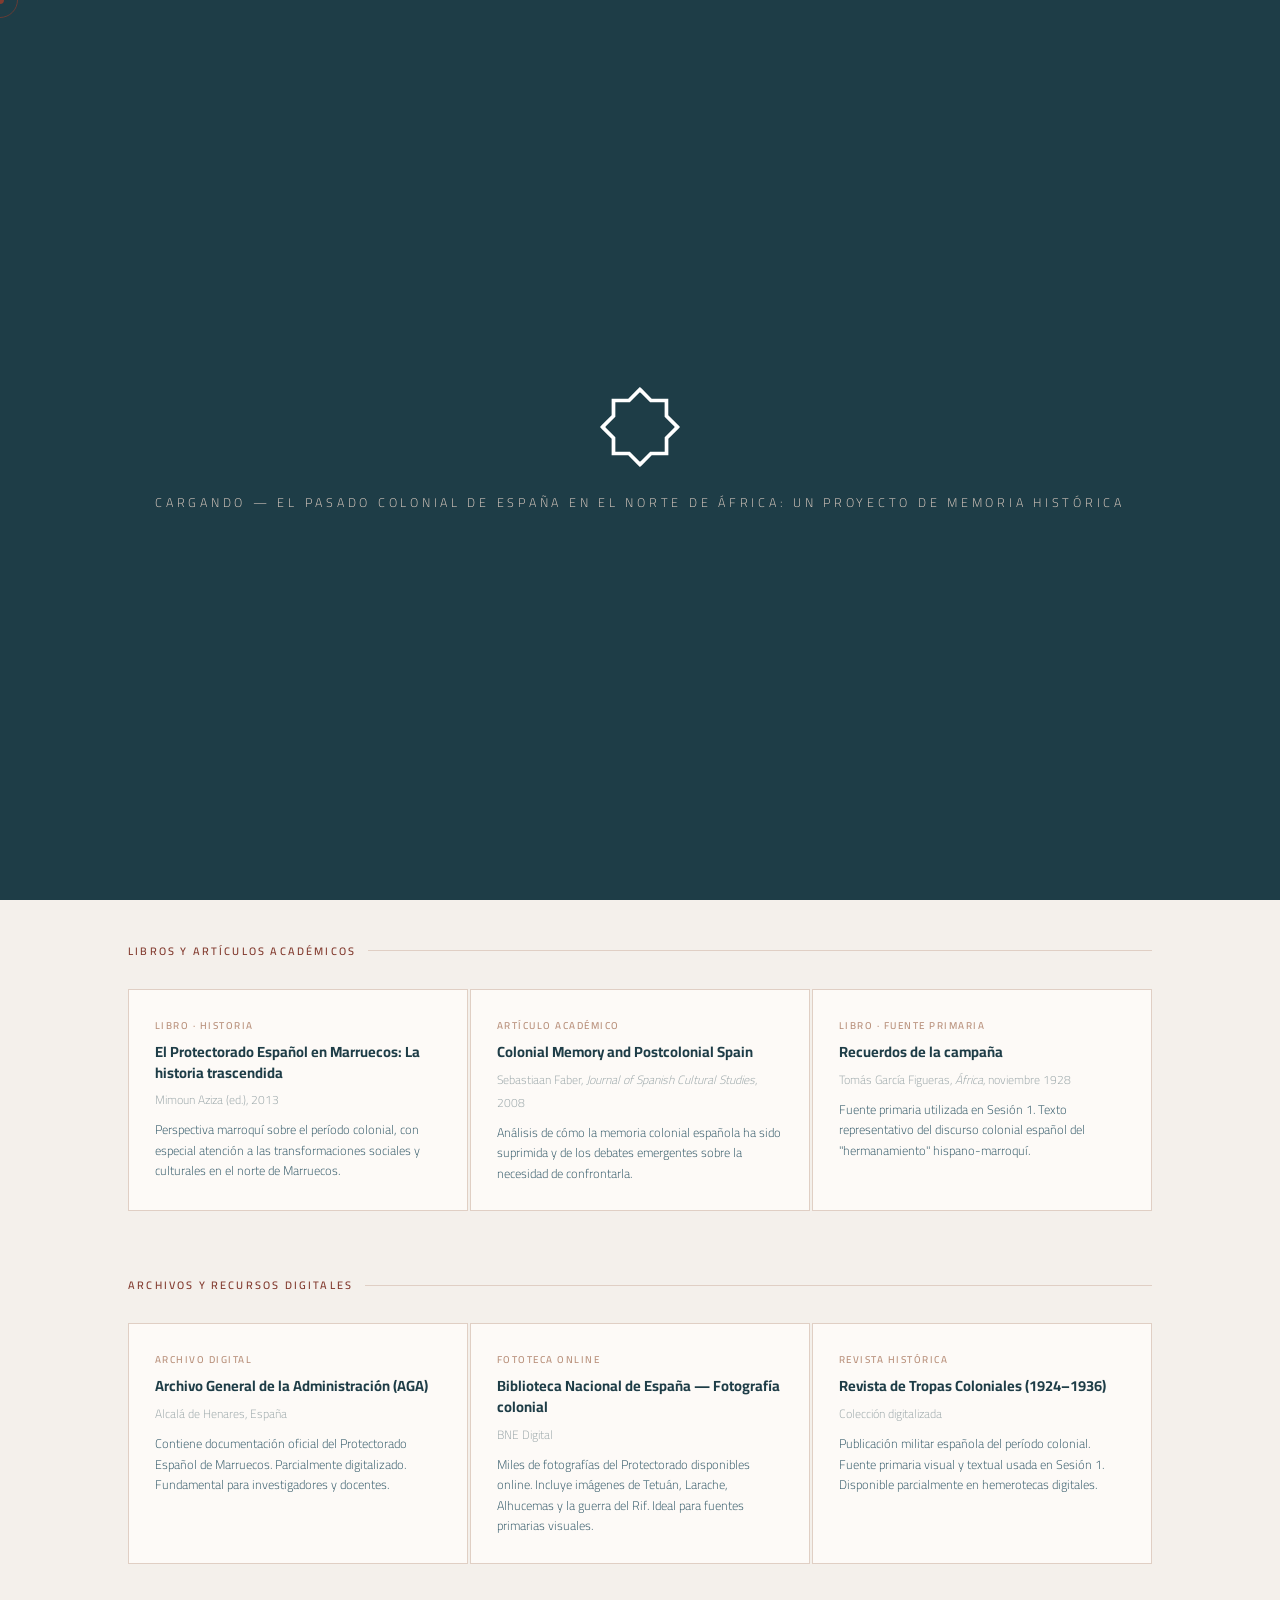
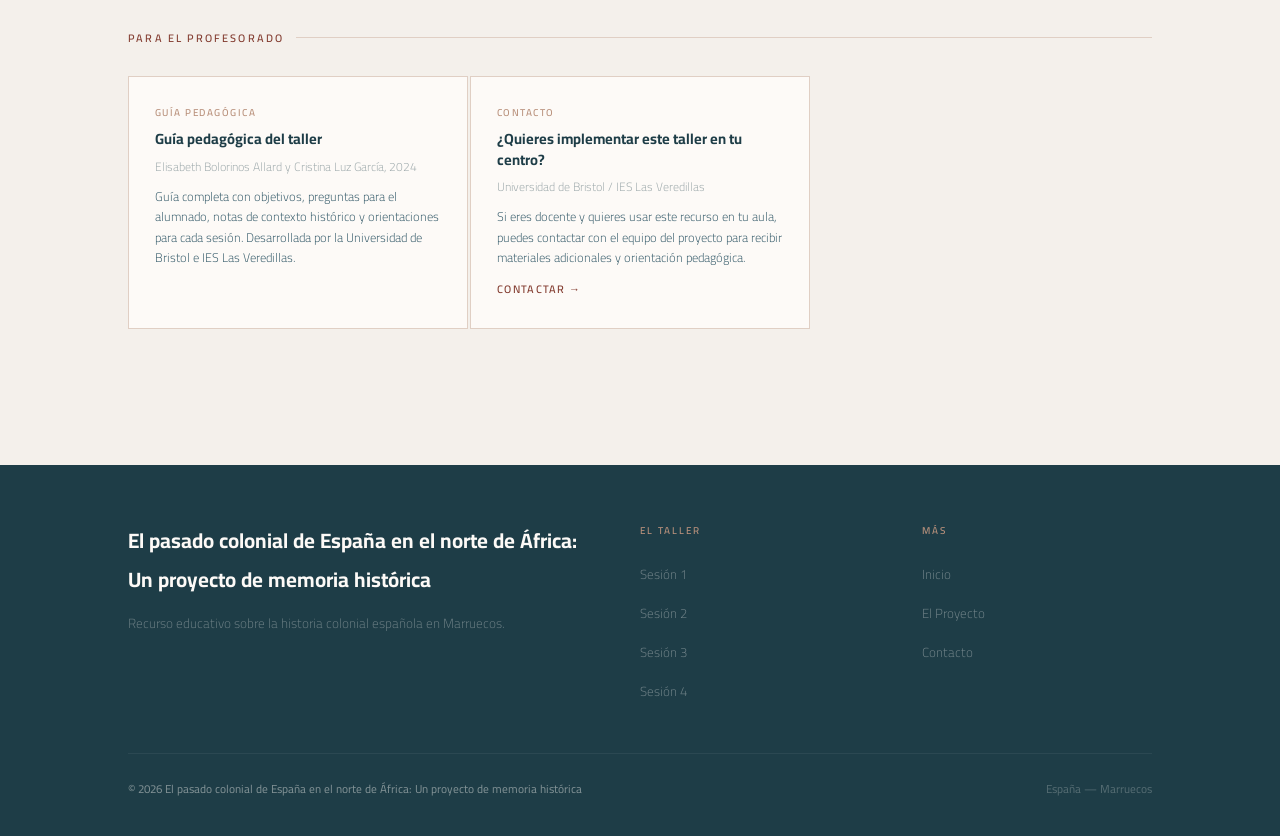
<file: resources.html>
<!DOCTYPE html>
<html lang="es">
<head>
<meta charset="UTF-8">
<meta name="viewport" content="width=device-width, initial-scale=1.0">
<title>Recursos Adicionales · El pasado colonial de España en el norte de África: Un proyecto de memoria histórica</title>
<link rel="preconnect" href="https://fonts.googleapis.com">
<link rel="preconnect" href="https://fonts.gstatic.com" crossorigin>
<link href="https://fonts.googleapis.com/css2?family=Cairo:wght@300;400;500;600;700;900&display=swap" rel="stylesheet">
<link rel="stylesheet" href="styles.css">
<link rel="icon" href="favicon.svg" type="image/svg+xml">
</head>
<body>

<!-- Cursor -->
<div id="cursor-dot"></div>
<div id="cursor-ring"></div>

<!-- Loader -->
<div id="loader">
  <img class="loader-star" src="img/logo.svg" alt="">
  <div class="loader-text">Cargando — El pasado colonial de España en el norte de África: Un proyecto de memoria histórica</div>
</div>

<!-- Mobile Menu -->
<div class="mobile-menu" id="mobileMenu">
  <button class="mobile-close" id="mobileClose">✕</button>
  <a href="index.html">Inicio</a>
  <a href="s1.html">Sesión 1</a>
  <a href="s2.html">Sesión 2</a>
  <a href="s3.html">Sesión 3</a>
  <a href="s4.html">Sesión 4</a>
  <a href="about.html">El Proyecto</a>
  <a href="resources.html">Recursos</a>
  <a href="juegos.html">Juegos</a>
  <a href="contact.html">Contacto</a>
</div>

<!-- Navigation -->
<nav id="nav">
  <a href="index.html" class="nav-logo">
    <img class="nav-logo-mark" src="img/logo.svg" alt="Logo" style="filter: invert(1);">
    España en el norte de África
  </a>
  <ul class="nav-links">
    <li><a href="index.html" class="nav-link">Inicio</a></li>
    <li class="nav-dropdown">
      <button type="button" class="nav-link nav-dropdown-toggle">Sesiones
        <svg class="caret" width="10" height="10" viewBox="0 0 10 10" fill="none"><path d="M2 3.5L5 6.5L8 3.5" stroke="currentColor" stroke-width="1.3" stroke-linecap="round" stroke-linejoin="round"/></svg>
      </button>
      <ul class="nav-dropdown-menu">
        <li><a href="s1.html">1) Fuentes Primarias</a></li>
        <li><a href="s2.html">2) Memoria Histórica</a></li>
        <li><a href="s3.html">3) Taller en Grupos</a></li>
        <li><a href="s4.html">4) Presentaciones</a></li>
      </ul>
    </li>
    <li><a href="about.html" class="nav-link">El Proyecto</a></li>
    <li><a href="resources.html" class="nav-link active">Recursos</a></li>
    <li><a href="juegos.html" class="nav-link">Juegos</a></li>
    <li><a href="contact.html" class="nav-link">Contacto</a></li>
  </ul>
  <button class="nav-hamburger" id="hamburger"><span></span><span></span><span></span></button>
</nav>

<div style="padding-top:72px">
  <div class="resources-hero">
    <div class="hero-pattern"></div>
    <div style="position:relative;z-index:2;">
      <div class="session-hero-eyebrow">Para saber más</div>
      <h1 class="session-hero-title" style="font-size:clamp(2rem,5vw,3.8rem);">Recursos <em>Adicionales</em></h1>
    </div>
  </div>
  <div class="resources-body">
    <div class="resource-category reveal">
      <div class="resource-category-label">Documentales — fundamental para el taller</div>
      <div class="resource-grid">
        <div class="resource-item">
          <div class="resource-type">Documental · YouTube</div>
          <div class="resource-title">El Laberinto Marroquí</div>
          <div class="resource-author">TVE, 2007</div>
          <div class="resource-desc">Documental esencial para el taller. Incluye testimonios de veteranos marroquíes sobre Annual (min. 33:13–36:41) y sobre el uso de armas químicas (min. 45:05–47:10).</div>
          <a class="resource-link" href="https://www.youtube.com/watch?v=IEqLEwOo5Ys&t=3046s" target="_blank">Ver en YouTube →</a>
        </div>
        <div class="resource-item">
          <div class="resource-type">Documental</div>
          <div class="resource-title">Annual: El desastre de España en el Rif</div>
          <div class="resource-author">Rodolfo Martínez Ortega, 2007</div>
          <div class="resource-desc">Reconstruye la batalla de Annual (julio 1921), en la que murieron más de 8.000 soldados españoles. Incluye documentos de archivo y testimonios históricos.</div>
        </div>
        <div class="resource-item">
          <div class="resource-type">Fuente primaria · Texto literario</div>
          <div class="resource-title">La Ruta</div>
          <div class="resource-author">Arturo Barea, 1941</div>
          <div class="resource-desc">Segundo volumen de la trilogía autobiográfica de Barea. Narra su experiencia como soldado en la guerra del Rif, cuestionando el discurso colonial desde una perspectiva de clase obrera.</div>
        </div>
      </div>
    </div>
    <div class="resource-category reveal">
      <div class="resource-category-label">Libros y artículos académicos</div>
      <div class="resource-grid">
        <div class="resource-item">
          <div class="resource-type">Libro · Historia</div>
          <div class="resource-title">El Protectorado Español en Marruecos: La historia trascendida</div>
          <div class="resource-author">Mimoun Aziza (ed.), 2013</div>
          <div class="resource-desc">Perspectiva marroquí sobre el período colonial, con especial atención a las transformaciones sociales y culturales en el norte de Marruecos.</div>
        </div>
        <div class="resource-item">
          <div class="resource-type">Artículo académico</div>
          <div class="resource-title">Colonial Memory and Postcolonial Spain</div>
          <div class="resource-author">Sebastiaan Faber, <em>Journal of Spanish Cultural Studies</em>, 2008</div>
          <div class="resource-desc">Análisis de cómo la memoria colonial española ha sido suprimida y de los debates emergentes sobre la necesidad de confrontarla.</div>
        </div>
        <div class="resource-item">
          <div class="resource-type">Libro · Fuente primaria</div>
          <div class="resource-title">Recuerdos de la campaña</div>
          <div class="resource-author">Tomás García Figueras, <em>África</em>, noviembre 1928</div>
          <div class="resource-desc">Fuente primaria utilizada en Sesión 1. Texto representativo del discurso colonial español del "hermanamiento" hispano-marroquí.</div>
        </div>
      </div>
    </div>
    <div class="resource-category reveal">
      <div class="resource-category-label">Archivos y recursos digitales</div>
      <div class="resource-grid">
        <div class="resource-item">
          <div class="resource-type">Archivo digital</div>
          <div class="resource-title">Archivo General de la Administración (AGA)</div>
          <div class="resource-author">Alcalá de Henares, España</div>
          <div class="resource-desc">Contiene documentación oficial del Protectorado Español de Marruecos. Parcialmente digitalizado. Fundamental para investigadores y docentes.</div>
        </div>
        <div class="resource-item">
          <div class="resource-type">Fototeca online</div>
          <div class="resource-title">Biblioteca Nacional de España — Fotografía colonial</div>
          <div class="resource-author">BNE Digital</div>
          <div class="resource-desc">Miles de fotografías del Protectorado disponibles online. Incluye imágenes de Tetuán, Larache, Alhucemas y la guerra del Rif. Ideal para fuentes primarias visuales.</div>
        </div>
        <div class="resource-item">
          <div class="resource-type">Revista histórica</div>
          <div class="resource-title">Revista de Tropas Coloniales (1924–1936)</div>
          <div class="resource-author">Colección digitalizada</div>
          <div class="resource-desc">Publicación militar española del período colonial. Fuente primaria visual y textual usada en Sesión 1. Disponible parcialmente en hemerotecas digitales.</div>
        </div>
      </div>
    </div>
    <div class="resource-category reveal">
      <div class="resource-category-label">Para el profesorado</div>
      <div class="resource-grid">
        <div class="resource-item">
          <div class="resource-type">Guía pedagógica</div>
          <div class="resource-title">Guía pedagógica del taller</div>
          <div class="resource-author">Elisabeth Bolorinos Allard y Cristina Luz García, 2024</div>
          <div class="resource-desc">Guía completa con objetivos, preguntas para el alumnado, notas de contexto histórico y orientaciones para cada sesión. Desarrollada por la Universidad de Bristol e IES Las Veredillas.</div>
        </div>
        <div class="resource-item">
          <div class="resource-type">Contacto</div>
          <div class="resource-title">¿Quieres implementar este taller en tu centro?</div>
          <div class="resource-author">Universidad de Bristol / IES Las Veredillas</div>
          <div class="resource-desc">Si eres docente y quieres usar este recurso en tu aula, puedes contactar con el equipo del proyecto para recibir materiales adicionales y orientación pedagógica.</div>
          <a class="resource-link" href="contact.html">Contactar →</a>
        </div>
      </div>
    </div>
  </div>
</div>

<footer>
  <div class="footer-grid">
    <div><div class="footer-brand">El pasado colonial de España en el norte de África: Un proyecto de memoria histórica</div><p class="footer-tagline">Recurso educativo sobre la historia colonial española en Marruecos.</p></div>
    <div><div class="footer-nav-label">El Taller</div><ul class="footer-nav-links"><li><a href="s1.html">Sesión 1</a></li><li><a href="s2.html">Sesión 2</a></li><li><a href="s3.html">Sesión 3</a></li><li><a href="s4.html">Sesión 4</a></li></ul></div>
    <div><div class="footer-nav-label">Más</div><ul class="footer-nav-links"><li><a href="index.html">Inicio</a></li><li><a href="about.html">El Proyecto</a></li><li><a href="contact.html">Contacto</a></li></ul></div>
  </div>
  <div class="footer-bottom"><span>© 2026 El pasado colonial de España en el norte de África: Un proyecto de memoria histórica</span><div class="footer-geo-mark">España — Marruecos</div></div>
</footer>

<script src="script.js"></script>
</body>
</html>
</file>
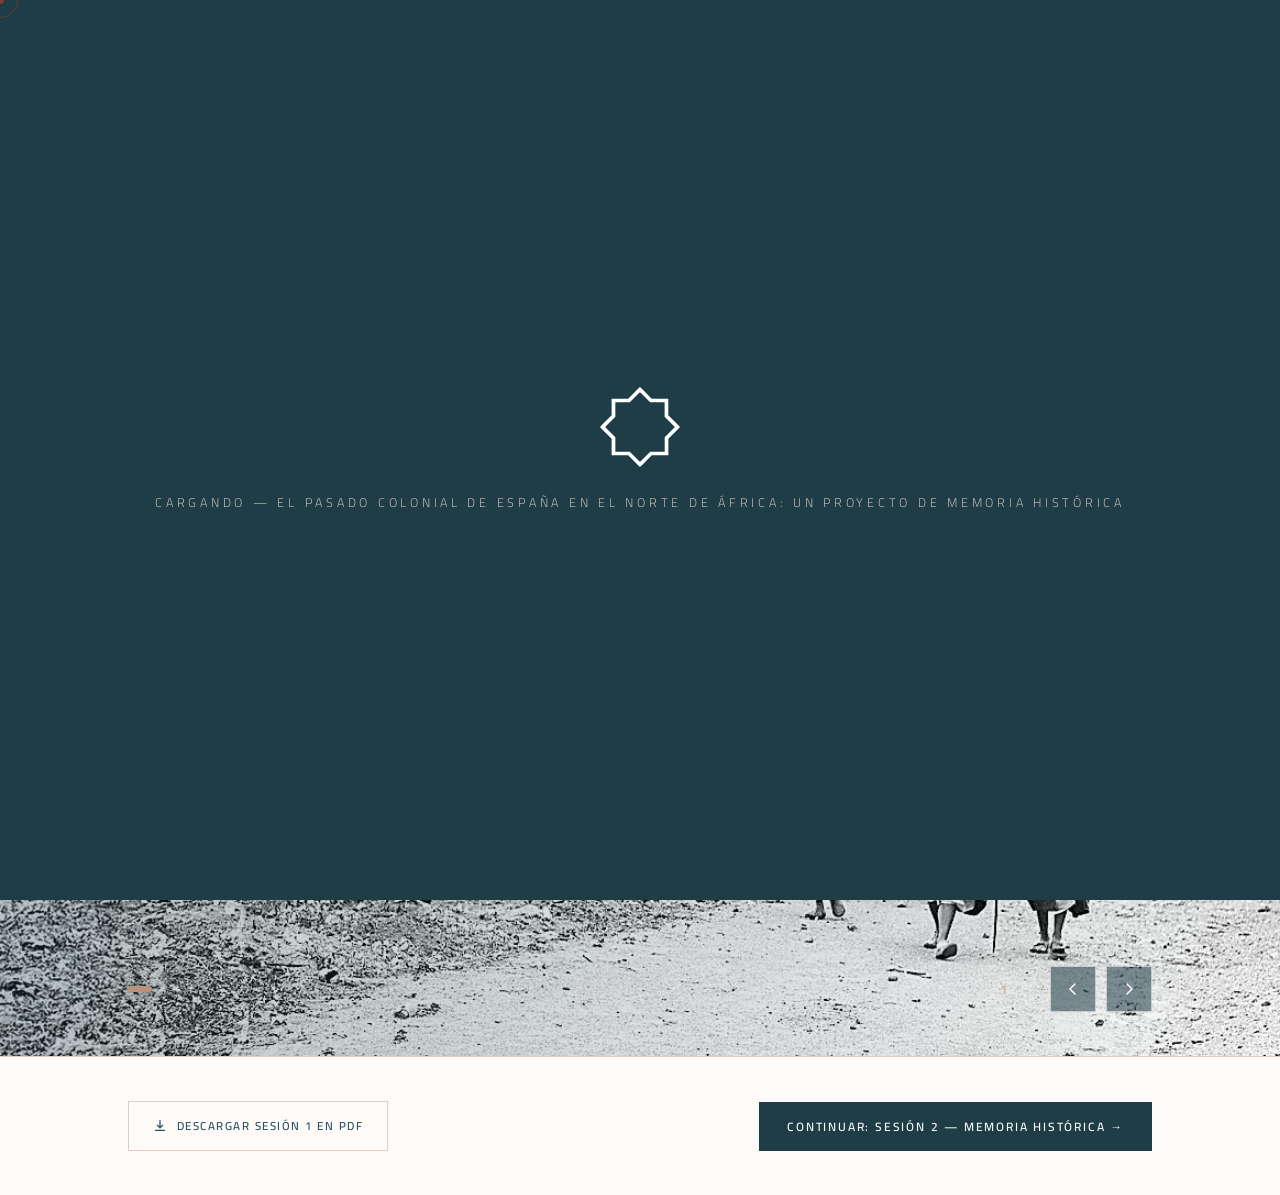
<file: s1.html>
<!DOCTYPE html>
<html lang="es">
<head>
<meta charset="UTF-8">
<meta name="viewport" content="width=device-width, initial-scale=1.0">
<title>Sesión 1 — La Colonización del Norte de África · El pasado colonial de España en el norte de África: Un proyecto de memoria histórica</title>
<link rel="preconnect" href="https://fonts.googleapis.com">
<link rel="preconnect" href="https://fonts.gstatic.com" crossorigin>
<link href="https://fonts.googleapis.com/css2?family=Cairo:wght@300;400;500;600;700;900&display=swap" rel="stylesheet">
<link rel="stylesheet" href="styles.css">
<link rel="icon" href="favicon.svg" type="image/svg+xml">
</head>
<body>

<!-- Cursor -->
<div id="cursor-dot"></div>
<div id="cursor-ring"></div>

<!-- Loader -->
<div id="loader">
  <img class="loader-star" src="img/logo.svg" alt="">
  <div class="loader-text">Cargando — El pasado colonial de España en el norte de África: Un proyecto de memoria histórica</div>
</div>

<!-- Mobile Menu -->
<div class="mobile-menu" id="mobileMenu">
  <button class="mobile-close" id="mobileClose">✕</button>
  <a href="index.html">Inicio</a>
  <a href="s1.html">Sesión 1</a>
  <a href="s2.html">Sesión 2</a>
  <a href="s3.html">Sesión 3</a>
  <a href="s4.html">Sesión 4</a>
  <a href="about.html">El Proyecto</a>
  <a href="resources.html">Recursos</a>
  <a href="juegos.html">Juegos</a>
  <a href="contact.html">Contacto</a>
</div>

<!-- Navigation -->
<nav id="nav">
  <a href="index.html" class="nav-logo">
    <img class="nav-logo-mark" src="img/logo.svg" alt="Logo" style="filter: invert(1);">
    España en el norte de África
  </a>
  <ul class="nav-links">
    <li><a href="index.html" class="nav-link">Inicio</a></li>
    <li class="nav-dropdown">
      <button type="button" class="nav-link nav-dropdown-toggle active">Sesiones
        <svg class="caret" width="10" height="10" viewBox="0 0 10 10" fill="none"><path d="M2 3.5L5 6.5L8 3.5" stroke="currentColor" stroke-width="1.3" stroke-linecap="round" stroke-linejoin="round"/></svg>
      </button>
      <ul class="nav-dropdown-menu">
        <li><a href="s1.html">1) Fuentes Primarias</a></li>
        <li><a href="s2.html">2) Memoria Histórica</a></li>
        <li><a href="s3.html">3) Taller en Grupos</a></li>
        <li><a href="s4.html">4) Presentaciones</a></li>
      </ul>
    </li>
    <li><a href="about.html" class="nav-link">El Proyecto</a></li>
    <li><a href="resources.html" class="nav-link">Recursos</a></li>
    <li><a href="juegos.html" class="nav-link">Juegos</a></li>
    <li><a href="contact.html" class="nav-link">Contacto</a></li>
  </ul>
  <button class="nav-hamburger" id="hamburger"><span></span><span></span><span></span></button>
</nav>

<!-- SESSION 1 SLIDER -->
<div class="slider-session-bar" style="padding-top:88px">
  <div><div class="session-bar-sub">Sesión 01 · Fuentes Primarias</div><div class="session-bar-title">La Colonización del Norte de África</div></div>
  <a href="index.html" class="back-link"><svg width="14" height="14" viewBox="0 0 16 16" fill="none"><path d="M13 8H3M3 8L8 3M3 8L8 13" stroke="currentColor" stroke-width="1.5" stroke-linecap="round"/></svg> Volver al inicio</a>
</div>
<div class="slider-wrapper" id="slider1">

  <div class="slide active" data-slide="0">
    <div class="slide-bg" style="background-image:url('img/s1_slide1_bg.jpg');"></div>
    <div class="slide-overlay"></div>
    <div class="slide-content">
      <div class="slide-tag">Sesión 01 · Introducción</div>
      <h2 class="slide-heading">El pasado colonial de España en el norte de África</h2>
      <p class="slide-body">Una propuesta de memoria histórica para el aula. En esta sesión exploraremos la colonización española de Marruecos a través de fuentes primarias: fotografías, artículos de prensa, entrevistas con testigos, y testimonios literarios.</p>
    </div>
    <div class="slide-fg">
      
    </div>
  </div>

  <div class="slide" data-slide="1">
    <div class="slide-bg" style="background-image:url('img/default.jpg');"></div>
    <div class="slide-overlay heavy"></div>
    <div class="slide-content">
      <div class="slide-tag">Cronología</div>
      <h2 class="slide-heading">La colonización española de Marruecos</h2>
      <p class="slide-body">Desde la Guerra de África (1859–1860) hasta la independencia de Marruecos (1956), España mantuvo una presencia colonial en el norte de África durante casi un siglo, marcada por guerras, resistencia y el discurso del "hermanamiento".</p>
    </div>
    <div class="slide-fg">
      <img class="slide-img" src="img/s1_slide2_visual.jpg" alt="Cronología visual de la colonización española de Marruecos">
    </div>
  </div>

   <div class="slide" data-slide="2">
    <div class="slide-bg" style="background-image:url('img/default.jpg');"></div>
    <div class="slide-overlay heavy"></div>
    <div class="slide-content">
      <h2 class="slide-heading">Objetivos del taller</h2>
      <div class="slide-activity"><div class="slide-activity-label">💬 Reflexión</div><p>Reflexionar sobre la historia del colonialismo español en el norte de África y la memoria histórica de eventos significativos y traumáticas para las diversas culturas a ambos lados del Estrecho de Gibraltar.</p><br>
      <div class="slide-activity-label">🔎 Reconocimiento</div><p>La historia tiene mucho que ver con la identidad, con de las formas en la que la sociedad se define cara al futuro ademas del pasado.</p><br>
      <p><div class="slide-activity-label">🖊 Reconstrucción</div><p>Participar en el proceso de construir la memoria histórica</p></div>
    </div>
    <div class="slide-fg">
      <img class="slide-img" src="img/s1_slide3_visual.jpg">
    </div>
  </div>

   <div class="slide" data-slide="3">
    <div class="slide-bg" style="background-image:url('img/default.jpg');"></div>
    <div class="slide-overlay heavy"></div>
    <div class="slide-content">
      <div class="slide-tag">Fuente Primaria 1:</div>
      <h2 class="slide-heading">Recuerdos de la campaña</h2>
      <div class="slide-quote">"Aquella convivencia de africanos y andaluces tan fructífera [nos otorga] una capacitación especial no igualada por pueblo alguno para mostrarnos verdaderos conductores espirituales de los marroquíes."</p><cite>— Tomás García Figueras, <em>África</em>, noviembre 1928</cite></div>
    </div>
    <div class="slide-fg">
      <img class="slide-img" src="img/picture1.png">
      <div class="slide-img-caption">Fuente primaria 2<br>Revista de tropas coloniales, septiembre 1925</div>
    </div>
  </div>

  <div class="slide" data-slide="4">
    <div class="slide-bg" style="background-image:url('img/default.jpg');"></div>
    <div class="slide-overlay heavy"></div>
    <div class="slide-content">
      <div class="slide-tag">Fuente Primaria 3:</div>
      <h2 class="slide-heading">La Ruta</h2>
      <div class="slide-quote">"¿Por qué tenemos nosotros que luchar contra los moros? ¿Por qué tenemos que civilizarlos […] Nosotros, los de Castilla, de Andalucía, que no sabemos leer ni escribir. Tonterías. ¿Quién nos civiliza a nosotros? Nuestros pueblos no tienen escuelas, las casas son de adobes, dormimos con la ropa puesta, en un camastro de tres tablas en la cuadra, al lado de las mulas, para estar calientes. Comemos una cebolla y un mendrugo de pan al amanecer y nos vamos a trabajar en los campos de sol a sol […] Reventamos de hambre y de miseria. El amo nos roba y si nos quejamos, la guardia civil nos muele a palos.
"</p><cite>— Arturo Barea, 1941</cite></div>
      <div class="slide-activity"><div class="slide-activity-label">💬 Reflexión</div><p class="q-intro">Mirad como cuestiona el concepto de civilización.</p><ul class="q-list"><li>¿Según él, es España más civilizada que Marruecos?</li><li>¿Por qué o por qué no?</li></ul><p class="q-note">Observar y comentar el uso de la palabra ‘moro’ y notar que en esa época, la palabra no tenía tanto significado peyorativo.</p></div>
    </div>
    <div class="slide-fg">
      <img class="slide-img" src="img/picture2.png">
      <div class="slide-img-caption">Fuente primaria 2<br>Revista de tropas coloniales, septiembre 1925</div>
    </div>
  </div>

  <div class="slide" data-slide="5">
    <div class="slide-bg" style="background-image:url('img/default.jpg');"></div>
    <div class="slide-overlay heavy"></div>
    <div class="slide-content">
      <div class="slide-tag">Fuente Primaria 4:</div>
      <h2 class="slide-heading sm">El desastre de Annual: julio 1921</h2>
      <p class="slide-body">Entrevistas con testigos e historiadores en el documental "El laberinto marroquí" (2007).</p>
      <div class="slide-video">
        <iframe src="https://www.youtube.com/embed/IEqLEwOo5Ys?start=1172" title="El laberinto marroquí (2007) — Testimonio sobre el Desastre de Annual" allow="accelerometer; autoplay; clipboard-write; encrypted-media; gyroscope; picture-in-picture; web-share" referrerpolicy="strict-origin-when-cross-origin" allowfullscreen></iframe>
      </div>
    </div>
  </div>

  <div class="slide" data-slide="6">
    <div class="slide-bg" style="background-image:url('img/default.jpg');"></div>
    <div class="slide-overlay" style="background:linear-gradient(110deg,rgba(30,61,71,.92) 0%,rgba(30,61,71,.7) 100%);"></div>
    <div class="slide-content">
      <div class="slide-tag">Fuente Primaria 4:</div>
      <h2 class="slide-heading">El desastre de Annual: julio 1921</h2>
      <div class="slide-activity"><div class="slide-activity-label">💬 Reflexión</div><ul class="q-list"><li>¿Qué perspectiva tienen los testigos de la guerra?</li><li>¿Creéis que el significado negativo que tiene la palabra moro ahora se deriva de alguna manera de esta historia colonial?</li></ul></div>
    </div>
    <div class="slide-fg">
      <img class="slide-img" src="img/Picture5.jpg">
    </div>
  </div>

  <div class="slide" data-slide="7">
    <div class="slide-bg" style="background-image:url('img/default.jpg');"></div>
    <div class="slide-overlay"></div>
    <div class="slide-content">
      <div class="slide-tag">Fuente Primaria 5:</div>
      <h2 class="slide-heading">Diario de Barcelona Crónicas de Juan Luque</h2>
      <div class="slide-quote"><cite>Monte Arruit, 24 de octubre de 1921</cite>
Ya hemos llegado. Ya estamos aquí arriba donde el general Navarro y sus gentes rodeados por la morisma, y sedientos, defendieron sus vidas tantos días y tantas noches, esperando ver llegar por el llano y por la carretera los soldados españoles que les llevarían con la salvación, el agua que les humedeciera las gargantas ardientes.<br>
Y las tropas no llegaban y el sol era cada día más fuerte y los sitiadores cada vez cerraban más el cerco. ¿Sabéis lectores lo que de aquí se ve? Mi cámara fotográfica solo ve a trozos, pero uno solo, da idea de lo que es el conjunto.<br>
Dos mil y pico de hombres, de españoles, de cristianos muertos, sin enterrar, mutilados, quemados, hasta ordenados en fila en algunos sitios, se ven desde esta altura.<br>
Yo decía que Zeluán era el prólogo, Monte Arruit es el primer acto de la tragedia. No se concibe tanta barbarie. No se puede explicar tanto horror. Hemos querido contar. No es posible, hay amontonados, cruzados unos sobre otros, muchos ¡muchos!. No exageramos, más de dos millares de hombres aquí, perdidos para España, perdidos para cada casa, perdidos para cada madre. Venid aquí. Venid y veréis lo que jamás pudo ser concebido por el cerebro más enfermo.</div>
    </div>
  </div>

  <div class="slide" data-slide="8">
    <div class="slide-bg" style="background-image:url('img/default.jpg');"></div>
    <div class="slide-overlay" style="background:linear-gradient(110deg,rgba(30,61,71,.92) 0%,rgba(30,61,71,.7) 100%);"></div>
    <div class="slide-content">
      <div class="slide-tag">Fuente Primaria 6:</div>
      <h2 class="slide-heading">'El Moro Amigo' Echea, 1921</h2>
      <div class="slide-activity"><div class="slide-activity-label">🔍 Análisis de imagen</div><ul class="q-list"><li>¿El grabado de Echea presenta una imagen de amistad, o de otra cosa?</li><li>Recordar la idea de hermanamiento, de una relación cercana. ¿Qué impacto creéis que tuvo Annual sobre ese discurso?</li><li>¿Qué impresión os causa cada una de estas fuentes? ¿Cómo están relacionadas?</li></ul></div>
    </div>
    <div class="slide-fg">
      <img class="slide-img" src="img/picture4.png">
    </div>
  </div>
  <div class="slide" data-slide="9">
    <div class="slide-bg" style="background-image:url('img/default.jpg');"></div>
    <div class="slide-overlay heavy"></div>
    <div class="slide-content">
      <div class="slide-tag">Fuente Primaria 7:</div>
      <h2 class="slide-heading sm">El uso de armas químicas contra la población civil en el Rif</h2>
      <p class="slide-body">Entrevistas con testigos.</p>
      <div class="slide-video">
        <iframe src="https://www.youtube.com/embed/IEqLEwOo5Ys?start=1623" title="El laberinto marroquí (2007) — Testimonio sobre el Desastre de Annual" allow="accelerometer; autoplay; clipboard-write; encrypted-media; gyroscope; picture-in-picture; web-share" referrerpolicy="strict-origin-when-cross-origin" allowfullscreen></iframe>
      </div>
    </div>
  </div>
  <div class="slide" data-slide="10">
    <div class="slide-bg" style="background-image:url('img/default.jpg');"></div>
    <div class="slide-overlay" style="background:linear-gradient(110deg,rgba(30,61,71,.92) 0%,rgba(30,61,71,.7) 100%);"></div>
    <div class="slide-content">
      <h2 class="slide-heading">Reflexión</h2>
      <p class="slide-body">¿Como creéis que deberíamos recordar, como sociedad multicultural, el pasado colonial de España en Marruecos?
      <br>¿Cómo deberíamos conmemorar eventos como el desastre de Annual, reconociendo el impacto que tuvo sobre la población del Rif tanto como la población de España?</p>
    </div>
    <div class="slide-fg">
      <img class="slide-img" src="img/Picture7.jpg">
    </div>
  </div>

  <div class="slider-nav">
    <div class="slider-progress" id="s1-dots"></div>
    <div style="display:flex;align-items:center;gap:18px;">
      <div class="slider-count"><span id="s1-current">1</span> / 7</div>
      <div class="slider-buttons">
        <button class="slider-btn" id="s1-prev"><svg width="18" height="18" viewBox="0 0 18 18" fill="none"><path d="M11 4L6 9L11 14" stroke="currentColor" stroke-width="1.5" stroke-linecap="round"/></svg></button>
        <button class="slider-btn" id="s1-next"><svg width="18" height="18" viewBox="0 0 18 18" fill="none"><path d="M7 4L12 9L7 14" stroke="currentColor" stroke-width="1.5" stroke-linecap="round"/></svg></button>
      </div>
    </div>
  </div>
</div>
<div class="session-nav-strip">
  <a href="pdf/sesion1.pdf" class="session-pdf-btn" download><svg width="14" height="14" viewBox="0 0 16 16" fill="none"><path d="M8 2v8M8 10l-3-3M8 10l3-3M3 13h10" stroke="currentColor" stroke-width="1.5" stroke-linecap="round" stroke-linejoin="round"/></svg>Descargar Sesión 1 en PDF</a>
  <a href="index.html" class="back-link">← Volver al inicio</a>
  <a href="s2.html" class="session-next-btn">Continuar: Sesión 2 — Memoria Histórica →</a>
</div>

<script src="script.js"></script>
</body>
</html>
</file>
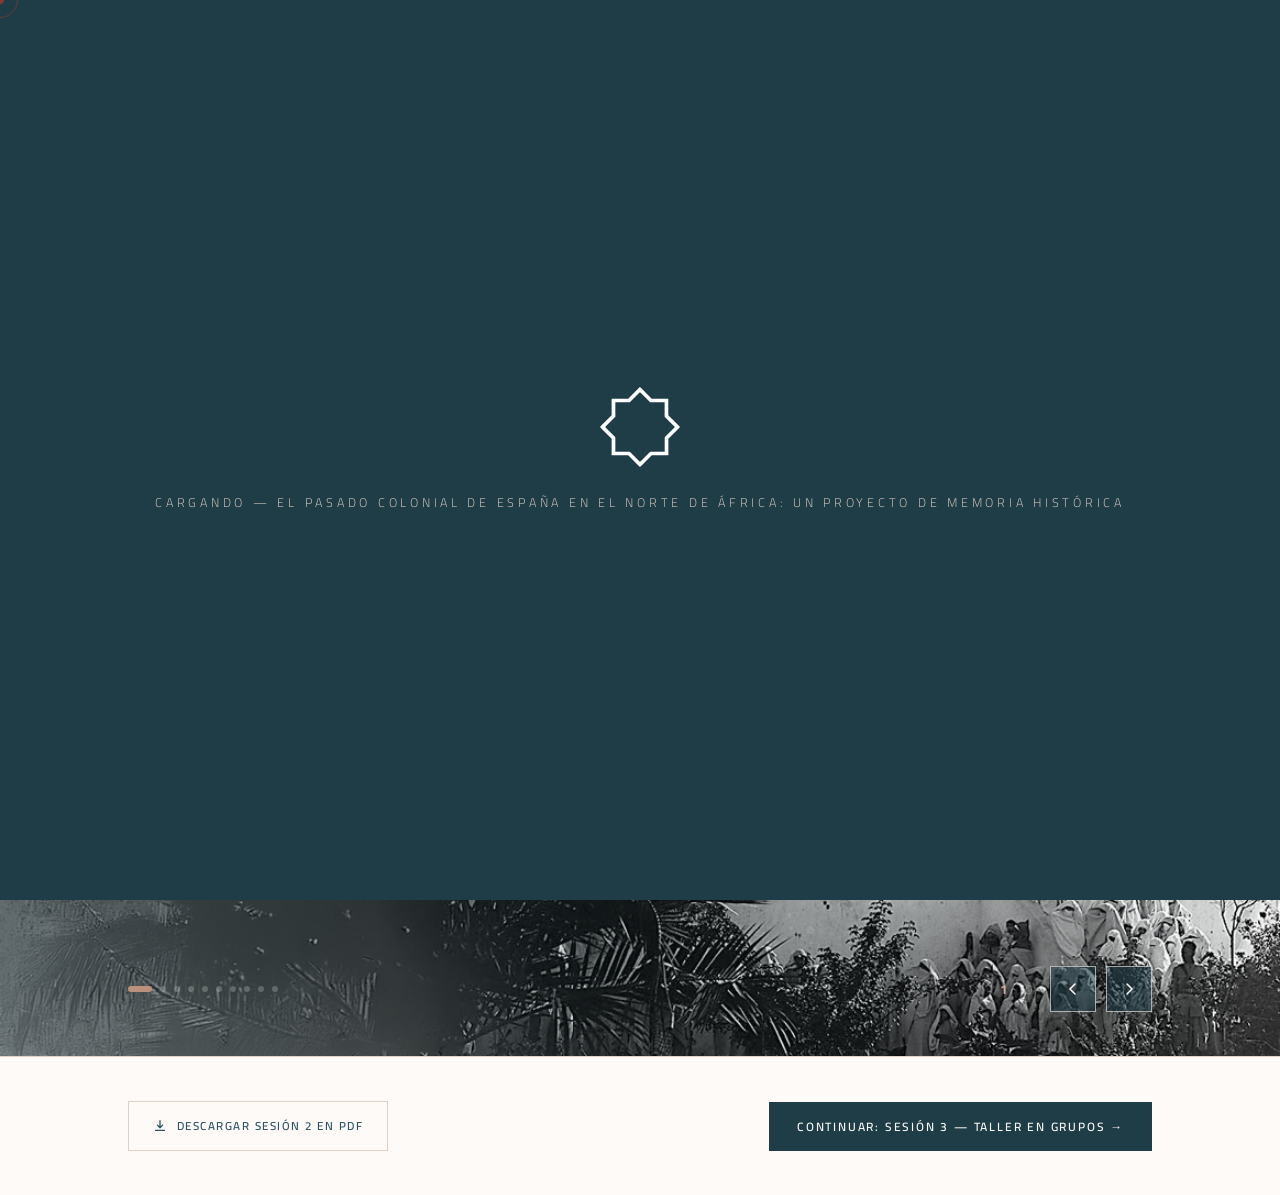
<file: s2.html>
<!DOCTYPE html>
<html lang="es">
<head>
<meta charset="UTF-8">
<meta name="viewport" content="width=device-width, initial-scale=1.0">
<title>Sesión 2 — ¿Qué recordamos y por qué? · El pasado colonial de España en el norte de África: Un proyecto de memoria histórica</title>
<link rel="preconnect" href="https://fonts.googleapis.com">
<link rel="preconnect" href="https://fonts.gstatic.com" crossorigin>
<link href="https://fonts.googleapis.com/css2?family=Cairo:wght@300;400;500;600;700;900&display=swap" rel="stylesheet">
<link rel="stylesheet" href="styles.css">
<link rel="icon" href="favicon.svg" type="image/svg+xml">
</head>
<body>

<!-- Cursor -->
<div id="cursor-dot"></div>
<div id="cursor-ring"></div>

<!-- Loader -->
<div id="loader">
  <img class="loader-star" src="img/logo.svg" alt="">
  <div class="loader-text">Cargando — El pasado colonial de España en el norte de África: Un proyecto de memoria histórica</div>
</div>

<!-- Mobile Menu -->
<div class="mobile-menu" id="mobileMenu">
  <button class="mobile-close" id="mobileClose">✕</button>
  <a href="index.html">Inicio</a>
  <a href="s1.html">Sesión 1</a>
  <a href="s2.html">Sesión 2</a>
  <a href="s3.html">Sesión 3</a>
  <a href="s4.html">Sesión 4</a>
  <a href="about.html">El Proyecto</a>
  <a href="resources.html">Recursos</a>
  <a href="juegos.html">Juegos</a>
  <a href="contact.html">Contacto</a>
</div>

<!-- Navigation -->
<nav id="nav">
  <a href="index.html" class="nav-logo">
    <img class="nav-logo-mark" src="img/logo.svg" alt="Logo" style="filter: invert(1);">
    España en el norte de África
  </a>
  <ul class="nav-links">
    <li><a href="index.html" class="nav-link">Inicio</a></li>
    <li class="nav-dropdown">
      <button type="button" class="nav-link nav-dropdown-toggle active">Sesiones
        <svg class="caret" width="10" height="10" viewBox="0 0 10 10" fill="none"><path d="M2 3.5L5 6.5L8 3.5" stroke="currentColor" stroke-width="1.3" stroke-linecap="round" stroke-linejoin="round"/></svg>
      </button>
      <ul class="nav-dropdown-menu">
        <li><a href="s1.html">1) Fuentes Primarias</a></li>
        <li><a href="s2.html">2) Memoria Histórica</a></li>
        <li><a href="s3.html">3) Taller en Grupos</a></li>
        <li><a href="s4.html">4) Presentaciones</a></li>
      </ul>
    </li>
    <li><a href="about.html" class="nav-link">El Proyecto</a></li>
    <li><a href="resources.html" class="nav-link">Recursos</a></li>
    <li><a href="juegos.html" class="nav-link">Juegos</a></li>
    <li><a href="contact.html" class="nav-link">Contacto</a></li>
  </ul>
  <button class="nav-hamburger" id="hamburger"><span></span><span></span><span></span></button>
</nav>

<!-- SESSION 2 SLIDER -->
<div class="slider-session-bar" style="padding-top:88px">
  <div><div class="session-bar-sub">Sesión 02 · Memoria Histórica</div><div class="session-bar-title">¿Qué recordamos y por qué?</div></div>
  <a href="index.html" class="back-link"><svg width="14" height="14" viewBox="0 0 16 16" fill="none"><path d="M13 8H3M3 8L8 3M3 8L8 13" stroke="currentColor" stroke-width="1.5" stroke-linecap="round"/></svg> Volver al inicio</a>
</div>
<div class="slider-wrapper" id="slider2">

  <div class="slide active" data-slide="0">
    <div class="slide-bg" style="background-image:url('img/s2_slide2_bg.jpg');"></div>
    <div class="slide-overlay"></div>
    <div class="slide-content">
      <div class="slide-tag">Sesión 02 · Introducción</div>
      <h2 class="slide-heading">Memoria histórica: el proyecto</h2>
      <p class="slide-body">La historia tiene importancia más allá de los libros y las aulas. Tiene mucho que ver con la identidad, con las formas en las que la sociedad se define de cara al futuro además del pasado. Por lo tanto, creemos que, además de los profesores, los políticos, etc., <strong>vosotros</strong> deberíais participar en el proceso de construir la memoria histórica.</p>
      <div class="slide-activity"><div class="slide-activity-label">En esta sesión</div><p>En los siguientes minutos veremos una serie de fuentes primarias de la Guerra del Rif que comentaremos juntos: fotografías, artículos de prensa, entrevistas con testigos de la guerra, y una novela.</p></div>
    </div>
    <div class="slide-fg">

    </div>
  </div>

  <div class="slide" data-slide="1">
    <div class="slide-bg" style="background-image:url('img/default.jpg');"></div>
    <div class="slide-overlay heavy"></div>
    <div class="slide-content">
      <div class="slide-tag">Concepto clave</div>
      <h2 class="slide-heading">¿Qué es la memoria histórica?</h2>
      <p class="slide-body">La memoria histórica son las formas que tiene una sociedad de recordar acontecimientos o personas importantes en su historia. Puede ser una estatua, el nombre de las calles, una exposición, un congreso, un acto público. Influye en cómo una sociedad se entiende a sí misma y se relaciona con su presente y futuro.</p>
      <div class="slide-activity"><div class="slide-activity-label">💬 Preguntas iniciales</div><ul class="q-list"><li>¿Por qué es importante la memoria histórica?</li><li>¿Por qué conmemoramos algunos eventos/personajes y no otros?</li><li>¿Por qué se seleccionan algunos símbolos e imágenes para representar momentos históricos?</li></ul></div>
    </div>
    <div class="slide-fg">
      <img class="slide-img" src="img/session2_slide3.png">
      <div class="slide-img-caption">Leones del Congreso de los Diputados<br>Fundidos con el hierro de los canones de la Guerra de Africa de 1860</div>
    </div>
  </div>

  <div class="slide" data-slide="2">
    <div class="slide-bg" style="background-image:url('img/default.jpg');"></div>
    <div class="slide-overlay heavy"></div>
    <div class="slide-content">
      <div class="slide-tag">La memoria está en las calles</div>
      <h2 class="slide-heading">Un azulejo en la calle de Tetuán</h2>
      <p class="slide-body">Este azulejo, en el centro de Madrid, conmemora la victoria española en la Batalla de Tetuán de 1860.</p>
    </div>
    <div class="slide-fg">
      <img class="slide-img" src="img/session2_slide2.png">
    </div>
  </div>

  <div class="slide" data-slide="3">
    <div class="slide-bg" style="background-image:url('img/default.jpg');"></div>
    <div class="slide-overlay heavy"></div>
    <div class="slide-content">
      <div class="slide-tag">La memoria está en las calles</div>
      <h2 class="slide-heading">Placa en el patio de un colegio de Alcorcón</h2>
      <p class="slide-body">Esta placa recuerda a la escritora Lucía Asué Abalo Bomio, antigua alumna.</p>
    </div>
    <div class="slide-fg">
      <img class="slide-img" src="img/session2_slide4.png">
    </div>
  </div>

  <div class="slide" data-slide="4">
    <div class="slide-bg" style="background-image:url('img/default.jpg');"></div>
    <div class="slide-overlay"></div>
    <div class="slide-content">
      <div class="slide-tag">La memoria está en las calles</div>
      <h2 class="slide-heading">Fernando Ortiz Echagüe</h2>
      <p class="slide-body">Este cartel anuncia una exposicion del fotografo  Fernando Ortiz Echagüe (1886-1980)., quien sirvió en la Guerra del Norte de África. Celebra su obra artistica.<br>
      En 1903 Ortiz ingresó en la Academia de Ingenieros Militares de Guadalajara y tras ello sirvió en la Guerra del Norte de África. Obtuvo los carnés de piloto de globos y de aviación en 1911. En 1923 regresó a España y fundó Construcciones Aeronáuticas. En 1950 creó Seat, la primera industria española de fabricación de automóviles en cadena. Abandonó la fotografía tras perder la vista a los 87 años.
    </div>
    <div class="slide-fg">
      <img class="slide-img" src="img/session2_slide6.png">
    </div>
  </div>

  <div class="slide" data-slide="5">
    <div class="slide-bg" style="background-image:url('img/default.jpg');"></div>
    <div class="slide-overlay"></div>
    <div class="slide-content">
      <div class="slide-tag">Memoria oficial</div>
      <h2 class="slide-heading">El desfile militar</h2>
      <p class="slide-body">El desfile militar del Día Nacional (12 de octubre) celebra el día en que Colón llegó a América.
      <div class="slide-activity"><div class="slide-activity-label">💬 Reflexión</div><ul class="q-list"><li>¿Por qué se eligió este día como fiesta nacional?</li><li>¿Cómo se relaciona con el colonialismo?</li></ul></div>
    </div>
    <div class="slide-fg">
      <img class="slide-img" src="img/session2_slide5.png">
    </div>
  </div>

  <div class="slide" data-slide="6">
    <div class="slide-bg" style="background-image:url('img/session2_slide7.png');"></div>
    <div class="slide-overlay"></div>
    <div class="slide-content">
      <h2 class="slide-heading">Memoria histórica</h2>
      <div class="slide-activity"><div class="slide-activity-label"></div><ul class="q-list"><li>¿Porqué es importante la memoria histórica?</li><li>¿Qué significa la palabra conmemorar?</li><li>¿Por qué conmemoramos algunos eventos/personajes de la historia y no otros?</li><li>¿Por qué se seleccionan algunos símbolos/imágenes y no otros para representar esos momentos históricos?</li></ul></div>
    </div>
    <div class="slide-fg">

    </div>
  </div>

  <div class="slide" data-slide="7">
    <div class="slide-bg" style="background-image:url('img/default.jpg')"></div>
    <div class="slide-overlay"></div>
    <div class="slide-content">
      <div class="slide-tag">Ejemplo 1</div>
      <h2 class="slide-heading">¿Qué monumento elegir?</h2>
      <p class="slide-body">En 1892 el gobierno español organizó un concurso para elegir un monumento para conmemorar el aniversario de 400 años desde la llegada de Colón a América. Este monumento estaba destinado a la ciudad de Granada.
      <br>Esta era una propuesta para el monumento, diseñada por un arquitecto llamado Justo Gandarias. Un arco casi tan grande como el Arco de Triumfo de Paris con una mezcla de estilos arquitectónicos y decorativos aztecas, hispanoárabes (ver los arcos), y europeos (renacentistas). Un monumento así hubiera incorporado las identidades diversas que forman la historia de España. Pero al final no eligieron este diseño.</p>
    </div>
    <div class="slide-fg">
      <img class="slide-img" src="img/session2_slide8.png">
      <div class="slide-img-caption">Arco monumental conmemorativo de la toma de Granada (proyecto de J. Gandarias)". La Ilustración Nacional tomo X, año XIII (31), 1892-11-06, p. 490</div>
    </div>
  </div>

  <div class="slide" data-slide="8">
    <div class="slide-bg" style="background-image:url('img/default.jpg')"></div>
    <div class="slide-overlay"></div>
    <div class="slide-content">
      <div class="slide-tag">Ejemplo 1</div>
      <h2 class="slide-heading">¿Qué monumento elegir?</h2>
      <p class="slide-body">El monumento que gano el premio fue el Monumento del IV Centenario.</p>
      <div class="slide-activity"><div class="slide-activity-label">💬 Reflexión</div><ul class="q-list"><li>¿Porque creeis que se eligió este monumento y no el anterior?</li><li>¿Qué sentís al contemplar estos objetos o lugares de memoria histórica?</li><li>¿Veis aspectos importantes de vuestra identidad reflejada en ellos?</li></ul></div>
    </div>
    <div class="slide-fg">
      <img class="slide-img" src="img/session2_slide9.png">
    </div>
  </div>

  <div class="slide" data-slide="5">
    <div class="slide-bg" style="background-image:url('img/s2_slide11_bg.jpg');"></div>
    <div class="slide-overlay"></div>
    <div class="slide-content">
      <div class="slide-tag">El Proyecto</div>
      <h2 class="slide-heading">Diseñad un objeto de memoria histórica</h2>
      <p class="slide-body">En grupos, preparad una propuesta para un monumento, evento, exposición, festival u otro objeto de memoria histórica sobre el pasado colonial de España en el norte de África.</p>
      <div class="slide-activity"><div class="slide-activity-label">📋 Justificad vuestro proyecto respondiendo:</div><ul class="q-list"><li>¿Cuál es la historia que queréis contar?</li><li>¿Cuáles son las identidades que queréis celebrar?</li><li>¿Por qué habéis elegido esta forma de memoria histórica?</li><li>¿Por qué habéis elegido estas imágenes o símbolos?</li><li>¿Dónde estaría emplazado y por qué?</li></ul></div>
    </div>
  </div>

  <div class="slider-nav">
    <div class="slider-progress" id="s2-dots"></div>
    <div style="display:flex;align-items:center;gap:18px;">
      <div class="slider-count"><span id="s2-current">1</span> / 6</div>
      <div class="slider-buttons">
        <button class="slider-btn" id="s2-prev"><svg width="18" height="18" viewBox="0 0 18 18" fill="none"><path d="M11 4L6 9L11 14" stroke="currentColor" stroke-width="1.5" stroke-linecap="round"/></svg></button>
        <button class="slider-btn" id="s2-next"><svg width="18" height="18" viewBox="0 0 18 18" fill="none"><path d="M7 4L12 9L7 14" stroke="currentColor" stroke-width="1.5" stroke-linecap="round"/></svg></button>
      </div>
    </div>
  </div>
</div>
<div class="session-nav-strip">
  <a href="pdf/sesion2.pdf" class="session-pdf-btn" download><svg width="14" height="14" viewBox="0 0 16 16" fill="none"><path d="M8 2v8M8 10l-3-3M8 10l3-3M3 13h10" stroke="currentColor" stroke-width="1.5" stroke-linecap="round" stroke-linejoin="round"/></svg>Descargar Sesión 2 en PDF</a>
  <a href="s1.html" class="back-link">← Sesión anterior</a>
  <a href="s3.html" class="session-next-btn">Continuar: Sesión 3 — Taller en grupos →</a>
</div>

<script src="script.js"></script>
</body>
</html>
</file>
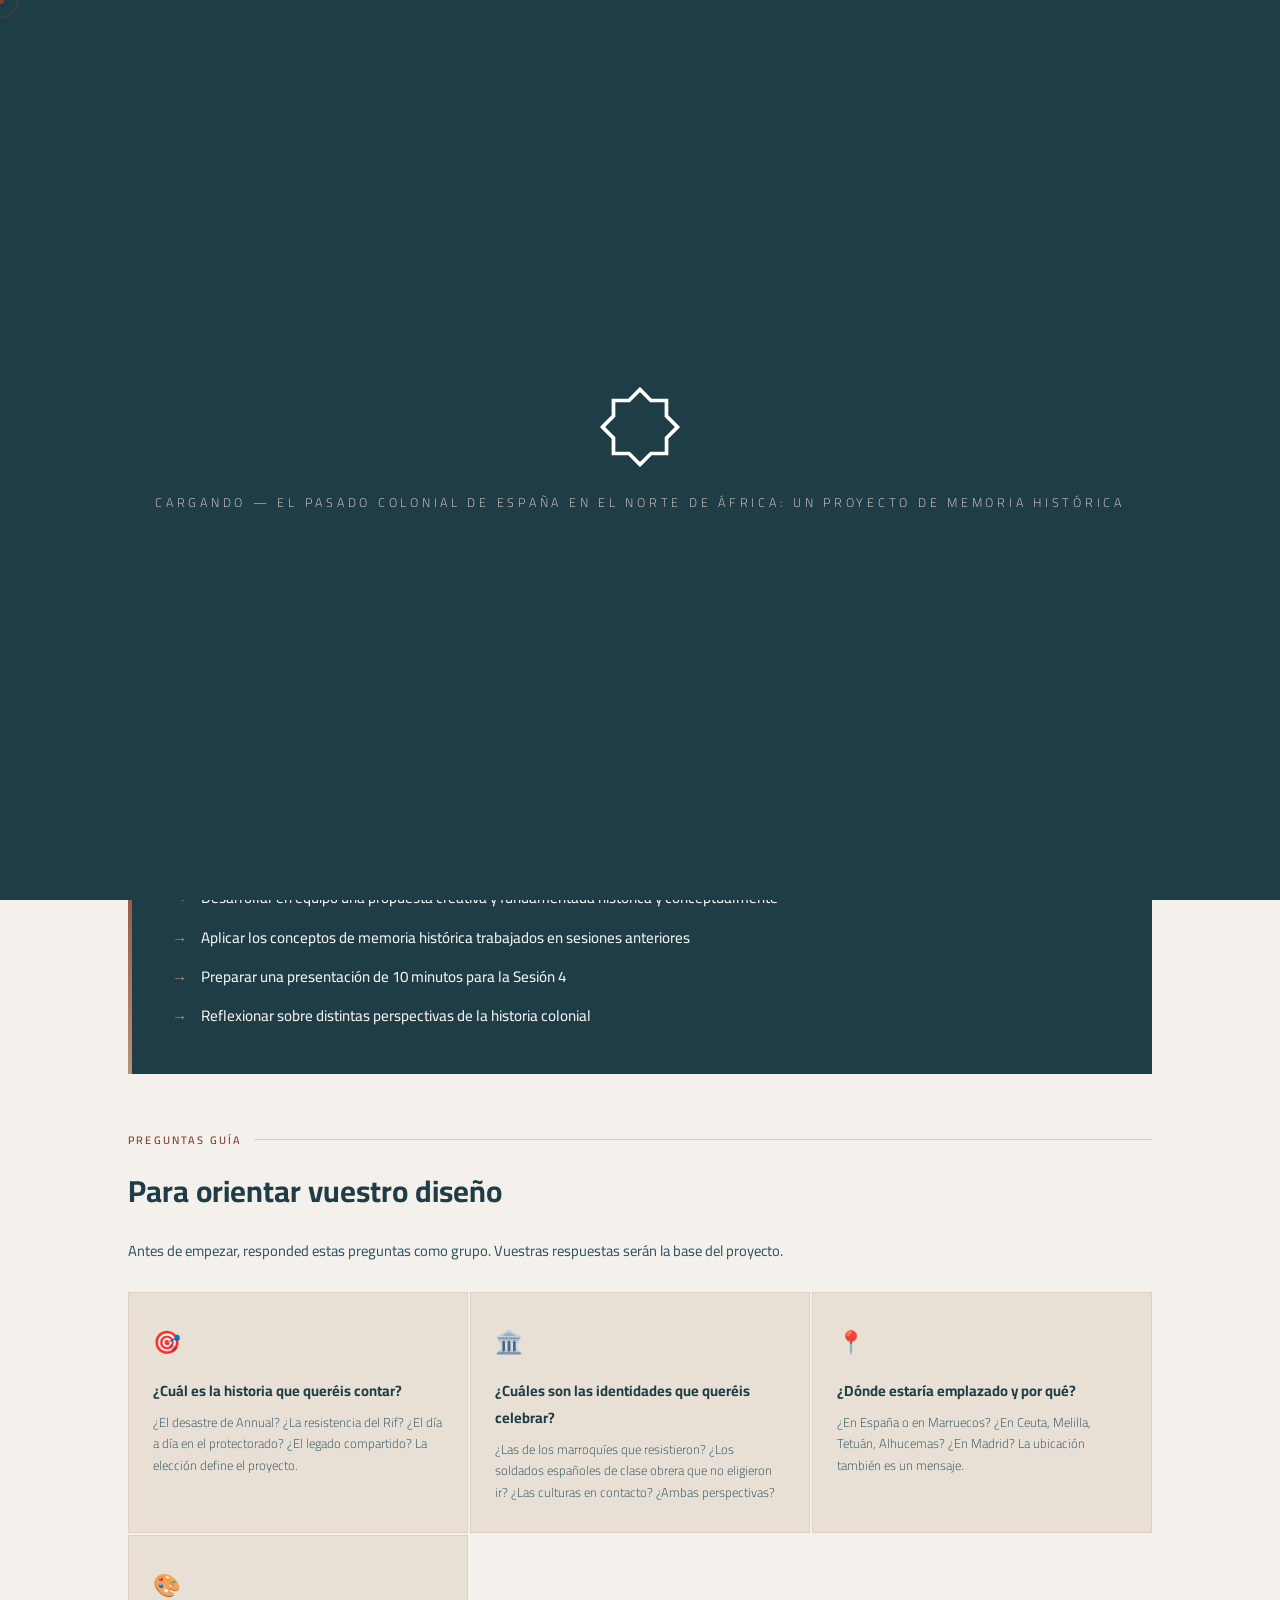
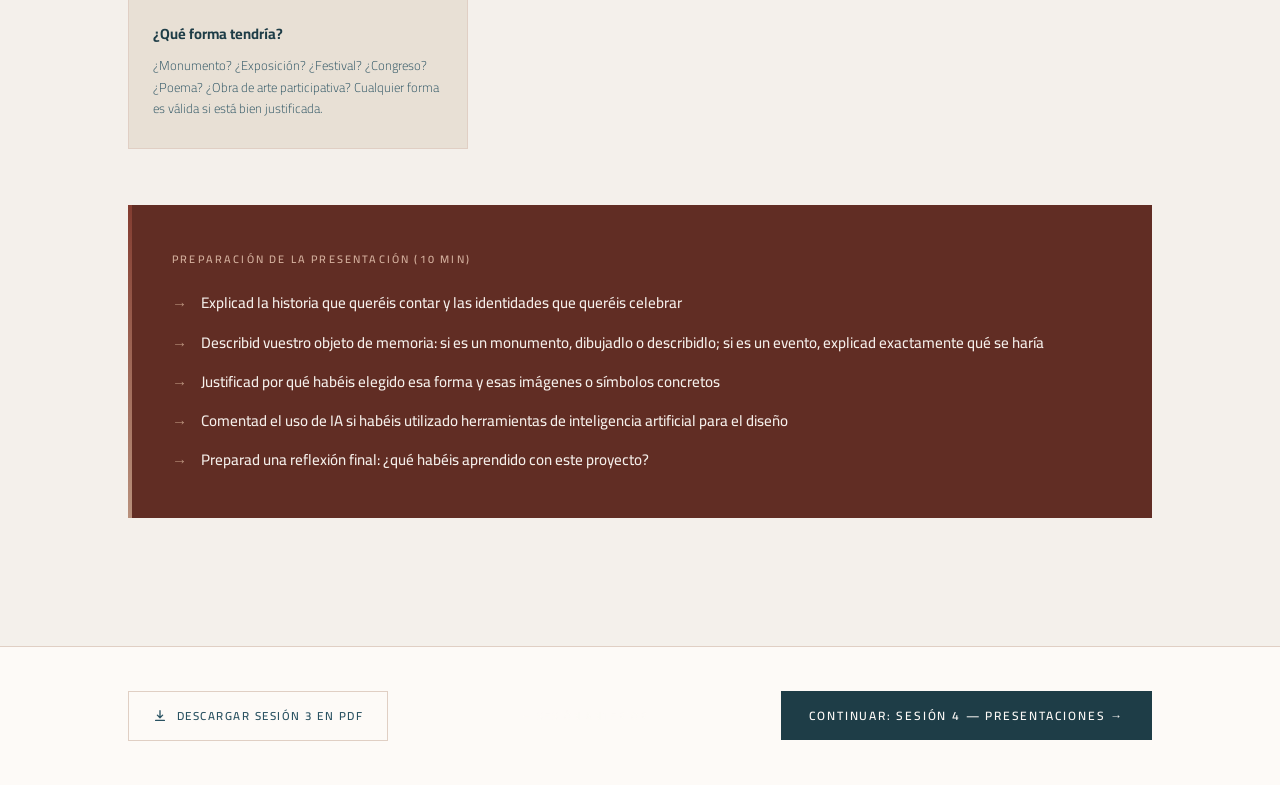
<file: s3.html>
<!DOCTYPE html>
<html lang="es">
<head>
<meta charset="UTF-8">
<meta name="viewport" content="width=device-width, initial-scale=1.0">
<title>Sesión 3 — Diseñando la Memoria · El pasado colonial de España en el norte de África: Un proyecto de memoria histórica</title>
<link rel="preconnect" href="https://fonts.googleapis.com">
<link rel="preconnect" href="https://fonts.gstatic.com" crossorigin>
<link href="https://fonts.googleapis.com/css2?family=Cairo:wght@300;400;500;600;700;900&display=swap" rel="stylesheet">
<link rel="stylesheet" href="styles.css">
<link rel="icon" href="favicon.svg" type="image/svg+xml">
</head>
<body>

<!-- Cursor -->
<div id="cursor-dot"></div>
<div id="cursor-ring"></div>

<!-- Loader -->
<div id="loader">
  <img class="loader-star" src="img/logo.svg" alt="">
  <div class="loader-text">Cargando — El pasado colonial de España en el norte de África: Un proyecto de memoria histórica</div>
</div>

<!-- Mobile Menu -->
<div class="mobile-menu" id="mobileMenu">
  <button class="mobile-close" id="mobileClose">✕</button>
  <a href="index.html">Inicio</a>
  <a href="s1.html">Sesión 1</a>
  <a href="s2.html">Sesión 2</a>
  <a href="s3.html">Sesión 3</a>
  <a href="s4.html">Sesión 4</a>
  <a href="about.html">El Proyecto</a>
  <a href="resources.html">Recursos</a>
  <a href="juegos.html">Juegos</a>
  <a href="contact.html">Contacto</a>
</div>

<!-- Navigation -->
<nav id="nav">
  <a href="index.html" class="nav-logo">
    <img class="nav-logo-mark" src="img/logo.svg" alt="Logo" style="filter: invert(1);">
    España en el norte de África
  </a>
  <ul class="nav-links">
    <li><a href="index.html" class="nav-link">Inicio</a></li>
    <li class="nav-dropdown">
      <button type="button" class="nav-link nav-dropdown-toggle active">Sesiones
        <svg class="caret" width="10" height="10" viewBox="0 0 10 10" fill="none"><path d="M2 3.5L5 6.5L8 3.5" stroke="currentColor" stroke-width="1.3" stroke-linecap="round" stroke-linejoin="round"/></svg>
      </button>
      <ul class="nav-dropdown-menu">
        <li><a href="s1.html">1) Fuentes Primarias</a></li>
        <li><a href="s2.html">2) Memoria Histórica</a></li>
        <li><a href="s3.html">3) Taller en Grupos</a></li>
        <li><a href="s4.html">4) Presentaciones</a></li>
      </ul>
    </li>
    <li><a href="about.html" class="nav-link">El Proyecto</a></li>
    <li><a href="resources.html" class="nav-link">Recursos</a></li>
    <li><a href="juegos.html" class="nav-link">Juegos</a></li>
    <li><a href="contact.html" class="nav-link">Contacto</a></li>
  </ul>
  <button class="nav-hamburger" id="hamburger"><span></span><span></span><span></span></button>
</nav>

<div style="padding-top:72px">
  <div class="session-hero">
    <div class="session-hero-pattern"></div>
    <div class="session-hero-num">03</div>
    <div><div class="session-hero-eyebrow">Sesión 03 · Taller en grupos</div><h1 class="session-hero-title">Diseñando <em>la Memoria</em></h1></div>
  </div>
  <div class="session-body">
    <div class="session-intro reveal"><p class="session-intro-text">En esta sesión trabajaréis en grupos de 3–4 personas para preparar vuestro proyecto: un monumento, congreso, exposición, festival, poema u obra de arte que recuerde el pasado colonial de España en el norte de África. Podéis dibujar y diseñar el monumento, o explicar con detalle en qué consistiría el evento.</p></div>
    <div class="objectives-box reveal">
      <div class="objectives-label">Objetivos de la sesión</div>
      <ul class="objectives-list">
        <li>Desarrollar en equipo una propuesta creativa y fundamentada histórica y conceptualmente</li>
        <li>Aplicar los conceptos de memoria histórica trabajados en sesiones anteriores</li>
        <li>Preparar una presentación de 10 minutos para la Sesión 4</li>
        <li>Reflexionar sobre distintas perspectivas de la historia colonial</li>
      </ul>
    </div>
    <div class="content-block reveal">
      <div class="block-label">Preguntas guía</div>
      <h2 class="block-title">Para orientar vuestro diseño</h2>
      <p class="block-text">Antes de empezar, responded estas preguntas como grupo. Vuestras respuestas serán la base del proyecto.</p>
      <div class="activity-cards">
        <div class="activity-card reveal" data-delay="1"><div class="activity-icon">🎯</div><h4>¿Cuál es la historia que queréis contar?</h4><p>¿El desastre de Annual? ¿La resistencia del Rif? ¿El día a día en el protectorado? ¿El legado compartido? La elección define el proyecto.</p></div>
        <div class="activity-card reveal" data-delay="2"><div class="activity-icon">🏛️</div><h4>¿Cuáles son las identidades que queréis celebrar?</h4><p>¿Las de los marroquíes que resistieron? ¿Los soldados españoles de clase obrera que no eligieron ir? ¿Las culturas en contacto? ¿Ambas perspectivas?</p></div>
        <div class="activity-card reveal" data-delay="3"><div class="activity-icon">📍</div><h4>¿Dónde estaría emplazado y por qué?</h4><p>¿En España o en Marruecos? ¿En Ceuta, Melilla, Tetuán, Alhucemas? ¿En Madrid? La ubicación también es un mensaje.</p></div>
        <div class="activity-card reveal" data-delay="4"><div class="activity-icon">🎨</div><h4>¿Qué forma tendría?</h4><p>¿Monumento? ¿Exposición? ¿Festival? ¿Congreso? ¿Poema? ¿Obra de arte participativa? Cualquier forma es válida si está bien justificada.</p></div>
      </div>
    </div>
    <div class="objectives-box reveal" style="background:var(--terra-dark);">
      <div class="objectives-label" style="color:var(--gold-light)">Preparación de la presentación (10 min)</div>
      <ul class="objectives-list">
        <li>Explicad la historia que queréis contar y las identidades que queréis celebrar</li>
        <li>Describid vuestro objeto de memoria: si es un monumento, dibujadlo o describidlo; si es un evento, explicad exactamente qué se haría</li>
        <li>Justificad por qué habéis elegido esa forma y esas imágenes o símbolos concretos</li>
        <li>Comentad el uso de IA si habéis utilizado herramientas de inteligencia artificial para el diseño</li>
        <li>Preparad una reflexión final: ¿qué habéis aprendido con este proyecto?</li>
      </ul>
    </div>
  </div>
  <div class="session-nav-strip">
  <a href="pdf/sesion3.pdf" class="session-pdf-btn" download><svg width="14" height="14" viewBox="0 0 16 16" fill="none"><path d="M8 2v8M8 10l-3-3M8 10l3-3M3 13h10" stroke="currentColor" stroke-width="1.5" stroke-linecap="round" stroke-linejoin="round"/></svg>Descargar Sesión 3 en PDF</a>
    <a href="s2.html" class="back-link">← Sesión anterior</a>
    <a href="s4.html" class="session-next-btn">Continuar: Sesión 4 — Presentaciones →</a>
  </div>
</div>

<script src="script.js"></script>
</body>
</html>
</file>
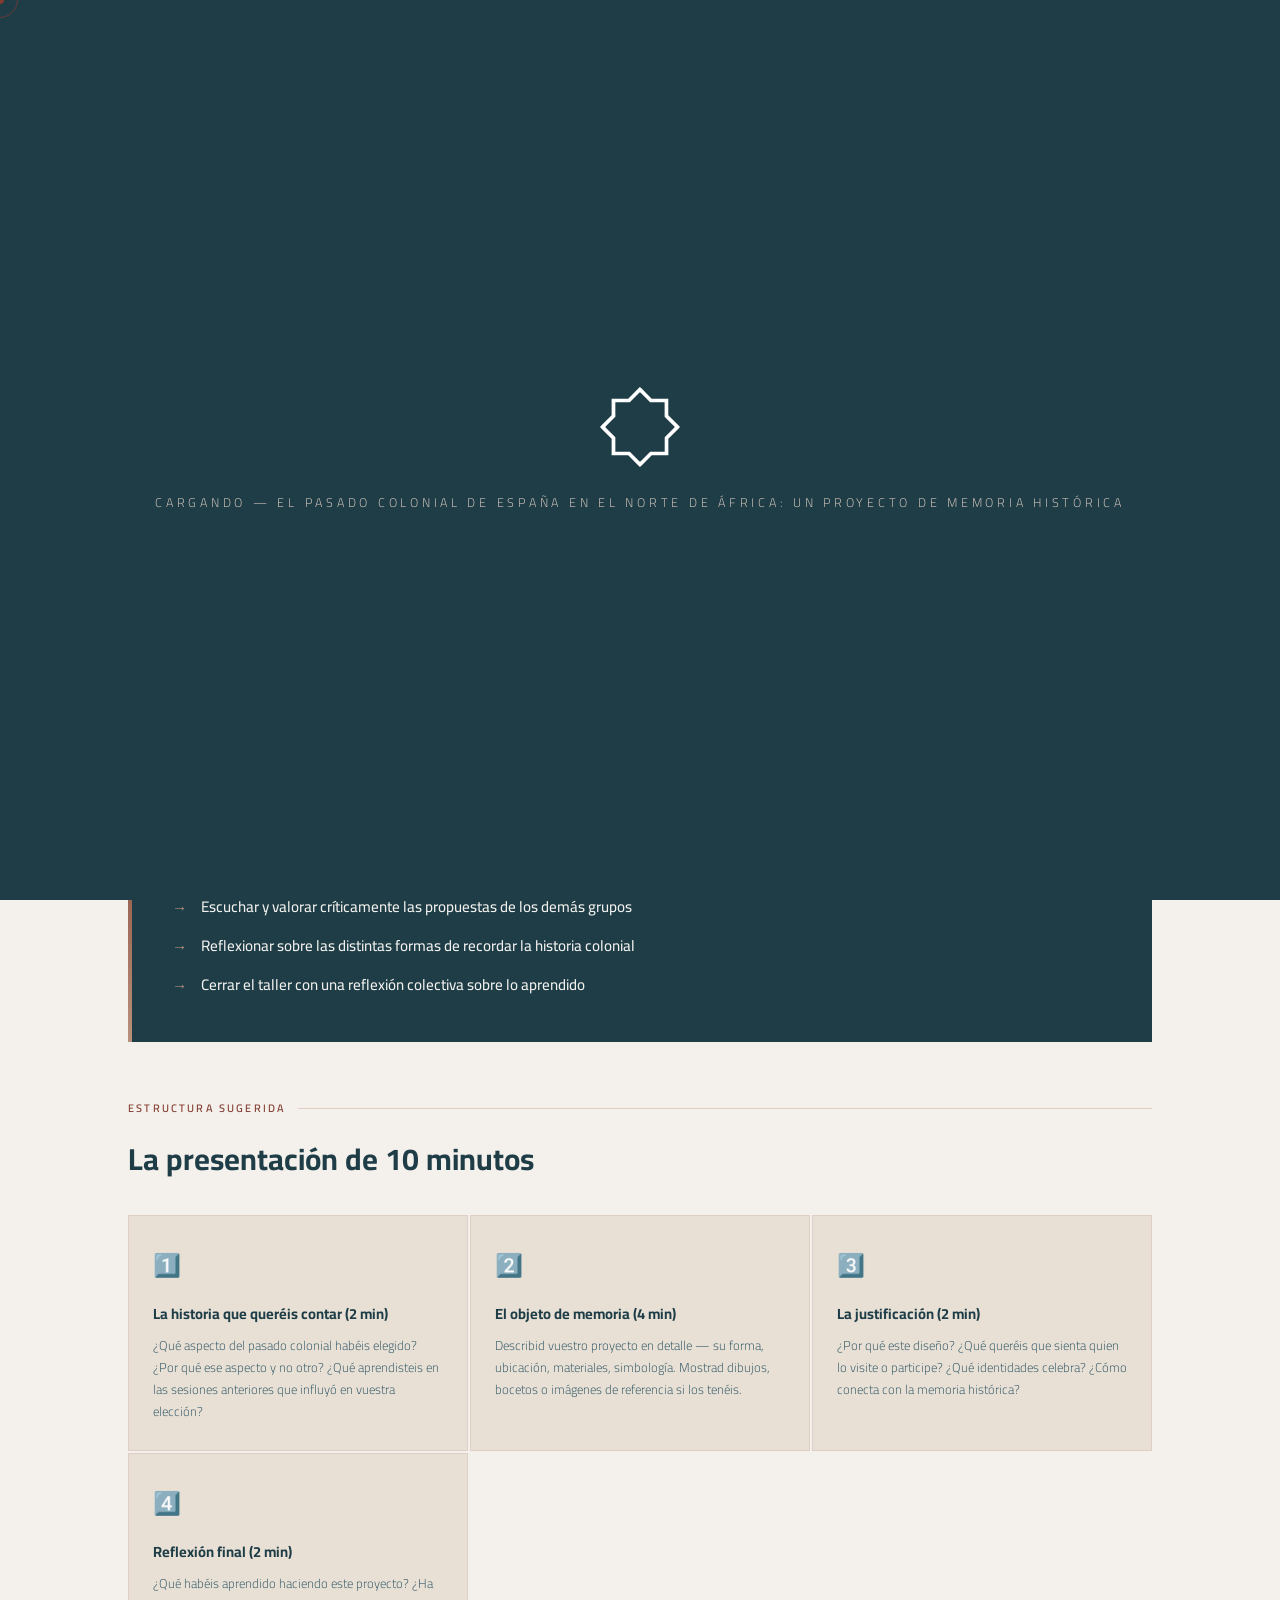
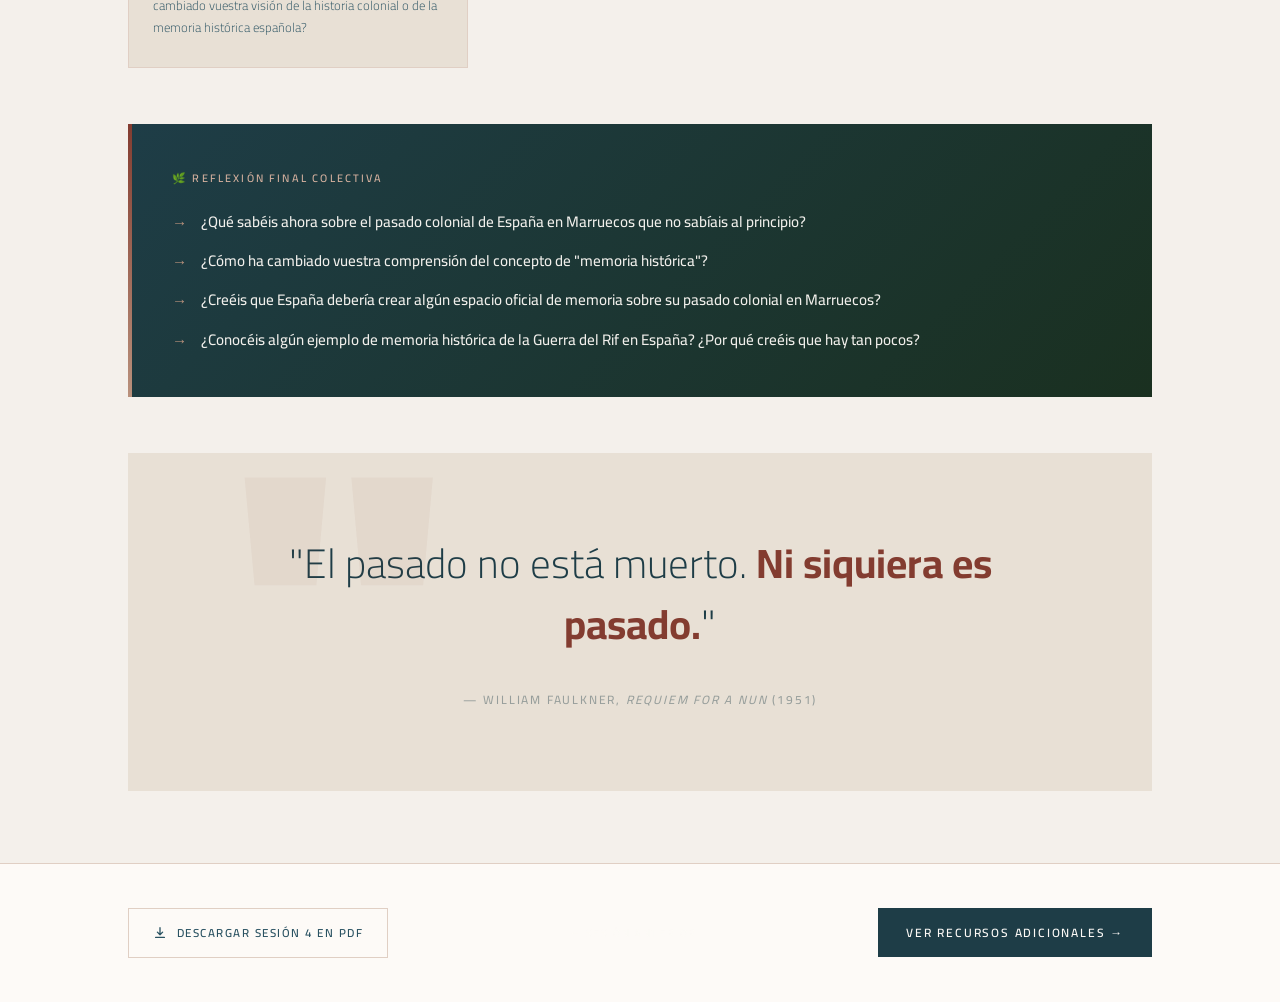
<file: s4.html>
<!DOCTYPE html>
<html lang="es">
<head>
<meta charset="UTF-8">
<meta name="viewport" content="width=device-width, initial-scale=1.0">
<title>Sesión 4 — Compartiendo Nuestra Memoria · El pasado colonial de España en el norte de África: Un proyecto de memoria histórica</title>
<link rel="preconnect" href="https://fonts.googleapis.com">
<link rel="preconnect" href="https://fonts.gstatic.com" crossorigin>
<link href="https://fonts.googleapis.com/css2?family=Cairo:wght@300;400;500;600;700;900&display=swap" rel="stylesheet">
<link rel="stylesheet" href="styles.css">
<link rel="icon" href="favicon.svg" type="image/svg+xml">
</head>
<body>

<!-- Cursor -->
<div id="cursor-dot"></div>
<div id="cursor-ring"></div>

<!-- Loader -->
<div id="loader">
  <img class="loader-star" src="img/logo.svg" alt="">
  <div class="loader-text">Cargando — El pasado colonial de España en el norte de África: Un proyecto de memoria histórica</div>
</div>

<!-- Mobile Menu -->
<div class="mobile-menu" id="mobileMenu">
  <button class="mobile-close" id="mobileClose">✕</button>
  <a href="index.html">Inicio</a>
  <a href="s1.html">Sesión 1</a>
  <a href="s2.html">Sesión 2</a>
  <a href="s3.html">Sesión 3</a>
  <a href="s4.html">Sesión 4</a>
  <a href="about.html">El Proyecto</a>
  <a href="resources.html">Recursos</a>
  <a href="juegos.html">Juegos</a>
  <a href="contact.html">Contacto</a>
</div>

<!-- Navigation -->
<nav id="nav">
  <a href="index.html" class="nav-logo">
    <img class="nav-logo-mark" src="img/logo.svg" alt="Logo" style="filter: invert(1);">
    España en el norte de África
  </a>
  <ul class="nav-links">
    <li><a href="index.html" class="nav-link">Inicio</a></li>
    <li class="nav-dropdown">
      <button type="button" class="nav-link nav-dropdown-toggle active">Sesiones
        <svg class="caret" width="10" height="10" viewBox="0 0 10 10" fill="none"><path d="M2 3.5L5 6.5L8 3.5" stroke="currentColor" stroke-width="1.3" stroke-linecap="round" stroke-linejoin="round"/></svg>
      </button>
      <ul class="nav-dropdown-menu">
        <li><a href="s1.html">1) Fuentes Primarias</a></li>
        <li><a href="s2.html">2) Memoria Histórica</a></li>
        <li><a href="s3.html">3) Taller en Grupos</a></li>
        <li><a href="s4.html">4) Presentaciones</a></li>
      </ul>
    </li>
    <li><a href="about.html" class="nav-link">El Proyecto</a></li>
    <li><a href="resources.html" class="nav-link">Recursos</a></li>
    <li><a href="juegos.html" class="nav-link">Juegos</a></li>
    <li><a href="contact.html" class="nav-link">Contacto</a></li>
  </ul>
  <button class="nav-hamburger" id="hamburger"><span></span><span></span><span></span></button>
</nav>

<div style="padding-top:72px">
  <div class="session-hero" style="background:linear-gradient(160deg,var(--dark) 0%,#1a3020 100%);">
    <div class="session-hero-pattern"></div>
    <div class="session-hero-num">04</div>
    <div><div class="session-hero-eyebrow">Sesión 04 · Presentaciones</div><h1 class="session-hero-title">Compartiendo <em>Nuestra Memoria</em></h1></div>
  </div>
  <div class="session-body">
    <div class="session-intro reveal"><p class="session-intro-text">Esta es la sesión final del taller. Cada grupo presentará su objeto de memoria ante el resto de la clase. Escuchad con atención: cada proyecto refleja una manera distinta de entender la historia colonial y la responsabilidad que tenemos con ella.</p></div>
    <div class="objectives-box reveal">
      <div class="objectives-label">Objetivos de la sesión</div>
      <ul class="objectives-list">
        <li>Presentar el proyecto de forma clara, argumentada y creativa (10 minutos por grupo)</li>
        <li>Escuchar y valorar críticamente las propuestas de los demás grupos</li>
        <li>Reflexionar sobre las distintas formas de recordar la historia colonial</li>
        <li>Cerrar el taller con una reflexión colectiva sobre lo aprendido</li>
      </ul>
    </div>
    <div class="content-block reveal">
      <div class="block-label">Estructura sugerida</div>
      <h2 class="block-title">La presentación de 10 minutos</h2>
      <div class="activity-cards">
        <div class="activity-card reveal" data-delay="1"><div class="activity-icon">1️⃣</div><h4>La historia que queréis contar (2 min)</h4><p>¿Qué aspecto del pasado colonial habéis elegido? ¿Por qué ese aspecto y no otro? ¿Qué aprendisteis en las sesiones anteriores que influyó en vuestra elección?</p></div>
        <div class="activity-card reveal" data-delay="2"><div class="activity-icon">2️⃣</div><h4>El objeto de memoria (4 min)</h4><p>Describid vuestro proyecto en detalle — su forma, ubicación, materiales, simbología. Mostrad dibujos, bocetos o imágenes de referencia si los tenéis.</p></div>
        <div class="activity-card reveal" data-delay="3"><div class="activity-icon">3️⃣</div><h4>La justificación (2 min)</h4><p>¿Por qué este diseño? ¿Qué queréis que sienta quien lo visite o participe? ¿Qué identidades celebra? ¿Cómo conecta con la memoria histórica?</p></div>
        <div class="activity-card reveal" data-delay="4"><div class="activity-icon">4️⃣</div><h4>Reflexión final (2 min)</h4><p>¿Qué habéis aprendido haciendo este proyecto? ¿Ha cambiado vuestra visión de la historia colonial o de la memoria histórica española?</p></div>
      </div>
    </div>
    <div class="objectives-box reveal" style="background:linear-gradient(135deg,var(--dark) 0%,#1a3020 100%);">
      <div class="objectives-label" style="color:var(--gold-light)">🌿 Reflexión final colectiva</div>
      <ul class="objectives-list">
        <li>¿Qué sabéis ahora sobre el pasado colonial de España en Marruecos que no sabíais al principio?</li>
        <li>¿Cómo ha cambiado vuestra comprensión del concepto de "memoria histórica"?</li>
        <li>¿Creéis que España debería crear algún espacio oficial de memoria sobre su pasado colonial en Marruecos?</li>
        <li>¿Conocéis algún ejemplo de memoria histórica de la Guerra del Rif en España? ¿Por qué creéis que hay tan pocos?</li>
      </ul>
    </div>
    <div class="quote-section" style="margin:0;padding:80px 0;">
      <blockquote class="quote-text reveal">"El pasado no está muerto. <em>Ni siquiera es pasado.</em>"</blockquote>
      <p class="quote-attr reveal" data-delay="2">— William Faulkner, <em>Requiem for a Nun</em> (1951)</p>
    </div>
  </div>
  <div class="session-nav-strip">
  <a href="pdf/sesion4.pdf" class="session-pdf-btn" download><svg width="14" height="14" viewBox="0 0 16 16" fill="none"><path d="M8 2v8M8 10l-3-3M8 10l3-3M3 13h10" stroke="currentColor" stroke-width="1.5" stroke-linecap="round" stroke-linejoin="round"/></svg>Descargar Sesión 4 en PDF</a>
    <a href="s3.html" class="back-link">← Sesión anterior</a>
    <a href="resources.html" class="session-next-btn">Ver recursos adicionales →</a>
  </div>
</div>

<script src="script.js"></script>
</body>
</html>
</file>
<file: styles.css>
/* ===== RESET & VARIABLES ===== */
*, *::before, *::after { box-sizing: border-box; margin: 0; padding: 0; }
:root {
  --terra:       #833c30;
  --terra-dark:  #612d24;
  --terra-light: #a04e40;
  --gold:        #b9917c;
  --gold-light:  #d4b09e;
  --gold-pale:   #ecddd5;
  --bg:          #f4f0eb;
  --bg-dark:     #e8e0d5;
  --dark:        #1e3d47;
  --dark-mid:    #2a5262;
  --teal:        #366875;
  --teal-light:  #4a8899;
  --sand:        #e0cfc4;
  --white:       #fdfaf7;
  --font: 'Cairo', sans-serif;
  --ease: cubic-bezier(0.25, 0.46, 0.45, 0.94);
  --ease-out: cubic-bezier(0.16, 1, 0.3, 1);
}
html { scroll-behavior: smooth; }
body { font-family: var(--font); background: var(--bg); color: var(--dark); overflow-x: hidden; cursor: none; }
a { text-decoration: none; color: inherit; }
img { display: block; max-width: 100%; }
button { border: none; background: none; cursor: none; font-family: inherit; }
strong { font-weight: 600; }

/* ===== CUSTOM CURSOR ===== */
#cursor-dot, #cursor-ring {
  position: fixed; top: 0; left: 0; z-index: 10000; pointer-events: none; border-radius: 50%;
}
#cursor-dot  { width: 8px; height: 8px; background: var(--terra); transform: translate(-50%,-50%); transition: transform .1s; }
#cursor-ring { width: 36px; height: 36px; border: 1.5px solid var(--terra); transform: translate(-50%,-50%); transition: width .3s var(--ease), height .3s var(--ease), border-color .3s; opacity: .7; }
body.hovering #cursor-ring { width: 56px; height: 56px; border-color: var(--gold); opacity: 1; }
body.hovering #cursor-dot  { transform: translate(-50%,-50%) scale(0); }

/* ===== LOADER ===== */
#loader {
  position: fixed; inset: 0; z-index: 9999;
  background: var(--dark); display: flex; flex-direction: column; align-items: center; justify-content: center;
  transition: opacity .8s var(--ease), visibility .8s;
}
#loader.hidden { opacity: 0; visibility: hidden; }
.loader-star { width: 80px; height: 80px; animation: starSpin 3s linear infinite; filter: invert(1); }
@keyframes starSpin { to { transform: rotate(360deg); } }
.loader-text {
  margin-top: 24px; font-family: var(--font); font-weight: 300;
  color: var(--sand); font-size: .78rem; letter-spacing: .3em; text-transform: uppercase;
  animation: pulse 1.5s ease-in-out infinite;
}
@keyframes pulse { 0%,100%{opacity:.3} 50%{opacity:1} }

/* ===== NAVIGATION ===== */
#nav {
  position: fixed; top: 0; left: 0; right: 0; z-index: 1000;
  padding: 0 48px; display: flex; align-items: center; justify-content: space-between;
  height: 72px; transition: background .4s var(--ease), box-shadow .4s;
}
#nav.dark { background: rgba(30,61,71,.97); backdrop-filter: blur(12px); box-shadow: 0 1px 0 rgba(255,255,255,.06); }
#nav.scrolled { background: rgba(30,61,71,.97); backdrop-filter: blur(12px); box-shadow: 0 1px 0 rgba(255,255,255,.06); }
.nav-logo {
  font-family: var(--font); font-weight: 700; font-size: 1rem; color: var(--white);
  letter-spacing: .02em; display: flex; align-items: center; gap: 10px;
  opacity: 0; animation: fadeIn 1s 2.5s forwards;
}
.nav-logo-mark { width: 26px; height: 26px; flex-shrink: 0; }
.nav-links { display: flex; gap: 32px; list-style: none; opacity: 0; animation: fadeIn 1s 2.7s forwards; }
.nav-link {
  font-size: .72rem; letter-spacing: .15em; text-transform: uppercase;
  color: rgba(253,250,246,.65); position: relative; padding-bottom: 3px; transition: color .3s;
}
.nav-link::after { content:''; position:absolute; bottom:0; left:0; width:0; height:1px; background:var(--gold); transition:width .35s var(--ease); }
.nav-link:hover, .nav-link.active { color: var(--white); }
.nav-link:hover::after, .nav-link.active::after { width: 100%; }
.nav-hamburger { display: none; flex-direction: column; gap: 5px; padding: 8px; }
.nav-hamburger span { display: block; width: 24px; height: 1.5px; background: var(--white); transition: transform .3s, opacity .3s; }
@keyframes fadeIn { to { opacity: 1; } }

/* ===== NAV DROPDOWN (Sesiones) ===== */
.nav-dropdown { position: relative; }
.nav-dropdown-toggle {
  display: inline-flex; align-items: center; gap: 6px;
  font-family: var(--font); background: none; border: none; cursor: none;
  font-size: .72rem; letter-spacing: .15em; text-transform: uppercase;
  color: rgba(253,250,246,.65); padding-bottom: 3px; transition: color .3s;
}
.nav-dropdown-toggle .caret { transition: transform .3s var(--ease); }
.nav-dropdown-toggle:hover, .nav-dropdown-toggle.active { color: var(--white); }
.nav-dropdown:hover .nav-dropdown-toggle .caret { transform: rotate(180deg); }
.nav-dropdown-menu {
  position: absolute; top: 100%; left: 50%; transform: translateX(-50%) translateY(8px);
  min-width: 230px; list-style: none; padding: 8px; margin: 0;
  background: rgba(30,61,71,.98); backdrop-filter: blur(12px);
  box-shadow: 0 12px 40px rgba(0,0,0,.28); border: 1px solid rgba(255,255,255,.08);
  opacity: 0; visibility: hidden; pointer-events: none; transition: opacity .3s var(--ease), transform .3s var(--ease);
}
.nav-dropdown::before {
  content: ''; position: absolute; top: 100%; left: 0; right: 0; height: 14px;
}
.nav-dropdown:hover .nav-dropdown-menu,
.nav-dropdown:focus-within .nav-dropdown-menu {
  opacity: 1; visibility: visible; pointer-events: auto; transform: translateX(-50%) translateY(6px);
}
.nav-dropdown-menu a {
  display: block; padding: 11px 14px;
  font-size: .72rem; letter-spacing: .1em; text-transform: uppercase;
  color: rgba(253,250,246,.7); transition: background .25s, color .25s;
}
.nav-dropdown-menu a:hover { background: var(--terra-dark); color: var(--white); }

/* ===== PAGES ===== */
.page { display: none; min-height: 100vh; }
.page.active { display: block; }

/* ===== HOME HERO ===== */
#home-hero {
  height: 100vh; min-height: 600px; background: var(--dark);
  position: relative; display: flex; align-items: center; overflow: hidden;
}
.hero-pattern {
  position: absolute; inset: 0; opacity: .08;
  background-image: url("img/pattern.svg");
  background-size: 300px 300px; animation: patternDrift 40s linear infinite;
}
@keyframes patternDrift { to { background-position: 300px 300px; } }
.hero-gradient { position: absolute; inset: 0; background: radial-gradient(ellipse 80% 60% at 60% 40%, rgba(131,60,48,.22) 0%, transparent 70%), linear-gradient(160deg, rgba(54,104,117,.15) 0%, transparent 50%); }
.hero-content { position: relative; z-index: 2; padding: 0 10vw; max-width: 900px; }
.hero-eyebrow {
  display: inline-flex; align-items: center; gap: 12px;
  font-size: .7rem; letter-spacing: .25em; text-transform: uppercase; color: var(--gold);
  margin-bottom: 28px; font-weight: 500;
  opacity: 0; animation: slideUp .8s 2.4s var(--ease-out) forwards;
}
.hero-eyebrow::before { content:''; display:block; width:36px; height:1px; background:var(--gold); }
.hero-title { font-weight: 700; font-size: clamp(1.6rem,3.2vw,3rem); line-height: 1.15; color: var(--white); margin-bottom: 24px; overflow: hidden; }
.hero-title-line { display: block; opacity: 0; transform: translateY(110%); animation: lineReveal 1s var(--ease-out) forwards; }
.hero-title-line:nth-child(1) { animation-delay: 2.5s; }
.hero-title-line:nth-child(2) { animation-delay: 2.7s; }
.hero-title-line:nth-child(3) { animation-delay: 2.9s; font-weight: 300; color: var(--gold-light); }
@keyframes lineReveal { to { opacity:1; transform:translateY(0); } }
@keyframes slideUp { from { opacity:0; transform:translateY(20px); } to { opacity:1; transform:translateY(0); } }
.hero-sub {
  font-size: 1.05rem; color: rgba(253,250,246,.6); max-width: 520px; line-height: 1.8;
  font-weight: 300; opacity: 0; animation: slideUp .9s 3.1s var(--ease-out) forwards;
}
.hero-cta {
  display: inline-flex; align-items: center; gap: 12px; margin-top: 44px;
  padding: 13px 30px; border: 1px solid rgba(185,145,124,.4); color: var(--gold-light);
  font-size: .75rem; letter-spacing: .15em; text-transform: uppercase; font-weight: 600;
  transition: background .3s, border-color .3s, color .3s;
  opacity: 0; animation: slideUp .9s 3.3s var(--ease-out) forwards;
}
.hero-cta:hover { background: var(--terra); border-color: var(--terra); color: var(--white); }
.hero-cta svg { transition: transform .3s var(--ease); }
.hero-cta:hover svg { transform: translateX(6px); }
.hero-scroll {
  position: absolute; bottom: 40px; left: 50%; transform: translateX(-50%);
  display: flex; flex-direction: column; align-items: center; gap: 8px;
  color: rgba(253,250,246,.3); font-size: .62rem; letter-spacing: .2em; text-transform: uppercase;
  opacity: 0; animation: fadeIn 1s 3.8s forwards;
}
.scroll-line { width: 1px; height: 56px; background: linear-gradient(to bottom, rgba(185,145,124,.8), transparent); animation: scrollLine 2s ease-in-out infinite; }
@keyframes scrollLine { 0%{transform:scaleY(0);transform-origin:top} 50%{transform:scaleY(1);transform-origin:top} 51%{transform:scaleY(1);transform-origin:bottom} 100%{transform:scaleY(0);transform-origin:bottom} }

/* ===== HOME INTRO ===== */
.home-intro { padding: 112px 10vw; display: grid; grid-template-columns: 1fr 1fr; gap: 72px; align-items: center; }
.intro-label { font-size: .68rem; letter-spacing: .2em; text-transform: uppercase; color: var(--terra); margin-bottom: 18px; font-weight: 600; }
.intro-heading { font-weight: 700; font-size: clamp(1.7rem,3vw,2.5rem); line-height: 1.2; margin-bottom: 22px; color: var(--dark); }
.intro-body { font-size: .95rem; line-height: 1.85; color: var(--dark-mid); font-weight: 400; }
.intro-body + .intro-body { margin-top: 14px; }
.intro-stat-grid { display: grid; grid-template-columns: 1fr 1fr; gap: 2px; }
.intro-stat {
  background: var(--dark); color: var(--white); padding: 32px 24px;
  position: relative; overflow: hidden; transition: background .4s;
}
.intro-stat:hover { background: var(--terra-dark); }
.intro-stat::before { content:''; position:absolute; top:0; left:0; width:3px; height:0; background:var(--gold); transition:height .5s var(--ease-out); }
.intro-stat:hover::before { height: 100%; }
.stat-num { font-weight: 700; font-size: 2.6rem; color: var(--gold-light); line-height: 1; margin-bottom: 8px; }
.stat-label { font-size: .75rem; color: rgba(253,250,246,.55); line-height: 1.5; font-weight: 300; }

/* ===== SESSION CARDS ===== */
.sessions-section { padding: 72px 10vw 112px; background: var(--dark); }
.section-header { margin-bottom: 52px; }
.section-label { font-size: .68rem; letter-spacing: .2em; text-transform: uppercase; color: var(--gold); font-weight: 600; }
.section-title { font-weight: 700; font-size: clamp(1.5rem,3vw,2.3rem); color: var(--white); margin-top: 10px; }
.sessions-grid { display: grid; grid-template-columns: repeat(4,1fr); gap: 2px; }
.session-card {
  position: relative; overflow: hidden; background: rgba(255,255,255,.04); border: 1px solid rgba(255,255,255,.06);
  padding: 36px 24px 32px; cursor: none; min-height: 300px;
  display: flex; flex-direction: column; justify-content: space-between;
  transition: background .4s, border-color .4s; color: inherit; text-decoration: none;
}
.session-card::before { content:''; position:absolute; bottom:0; left:0; right:0; height:2px; background:linear-gradient(to right,var(--terra),var(--gold)); transform:scaleX(0); transform-origin:left; transition:transform .5s var(--ease-out); }
.session-card:hover { background: rgba(255,255,255,.07); border-color: rgba(185,145,124,.2); }
.session-card:hover::before { transform: scaleX(1); }
.card-num { font-weight: 700; font-size: 3.6rem; color: rgba(185,145,124,.12); line-height: 1; margin-bottom: 18px; transition: color .4s; }
.session-card:hover .card-num { color: rgba(185,145,124,.28); }
.card-tag { font-size: .62rem; letter-spacing: .2em; text-transform: uppercase; color: var(--gold); margin-bottom: 10px; font-weight: 600; }
.card-title { font-weight: 600; font-size: 1.05rem; color: var(--white); line-height: 1.35; margin-bottom: 14px; }
.card-desc { font-size: .8rem; color: rgba(253,250,246,.45); line-height: 1.7; flex: 1; font-weight: 300; }
.card-arrow { display:inline-flex; align-items:center; gap:8px; margin-top:24px; font-size:.68rem; letter-spacing:.15em; text-transform:uppercase; color:var(--gold); transition:gap .3s var(--ease); font-weight:600; }
.session-card:hover .card-arrow { gap: 14px; }

/* ===== QUOTE SECTION ===== */
.quote-section { padding: 112px 10vw; background: var(--bg-dark); position: relative; overflow: hidden; }
.quote-section::before { content:'"'; position:absolute; top:-60px; left:8vw; font-size:28rem; color:rgba(131,60,48,.05); line-height:1; pointer-events:none; font-weight:900; }
.quote-text { font-weight: 300; font-size: clamp(1.4rem,3.2vw,2.6rem); line-height: 1.5; color: var(--dark); max-width: 800px; margin: 0 auto; text-align: center; }
.quote-text em { color: var(--terra); font-style: normal; font-weight: 700; }
.quote-attr { text-align:center; margin-top:32px; font-size:.75rem; letter-spacing:.15em; text-transform:uppercase; color:rgba(30,61,71,.4); font-weight:500; }
.partners-section { padding: 80px 10vw; background: var(--bg-dark); text-align: center; }
.partners-label { font-size: .72rem; letter-spacing: .18em; text-transform: uppercase; color: rgba(30,61,71,.4); font-weight: 600; margin-bottom: 48px; }
.partners-logos { display: flex; align-items: center; justify-content: center; gap: 64px; flex-wrap: wrap; }
.partner-logo-link { display: flex; align-items: center; opacity: .85; transition: opacity .2s; }
.partner-logo-link:hover { opacity: 1; }
.partner-logo { height: 64px; width: auto; max-width: 240px; object-fit: contain; filter: grayscale(20%); }

/* ===== REVEAL ANIMATIONS ===== */
.reveal        { opacity:0; transform:translateY(40px);  transition:opacity .9s var(--ease-out), transform .9s var(--ease-out); }
.reveal-left   { opacity:0; transform:translateX(-40px); transition:opacity .9s var(--ease-out), transform .9s var(--ease-out); }
.reveal-right  { opacity:0; transform:translateX(40px);  transition:opacity .9s var(--ease-out), transform .9s var(--ease-out); }
.reveal.visible,.reveal-left.visible,.reveal-right.visible { opacity:1; transform:none; }
[data-delay='1']{transition-delay:.1s}[data-delay='2']{transition-delay:.2s}
[data-delay='3']{transition-delay:.3s}[data-delay='4']{transition-delay:.4s}

/* ===== SLIDER ===== */
.slider-wrapper { position:relative; height:100vh; min-height:600px; overflow:hidden; background:var(--dark); }
.slide { position:absolute; inset:0; display:flex; align-items:center; opacity:0; visibility:hidden; transition:opacity .9s var(--ease-out); overflow:hidden; }
.slide.active  { opacity:1; visibility:visible; z-index:2; }
.slide.prev    { z-index:1; }
.slide-bg { position:absolute; inset:0; background-size:cover; background-position:right bottom; transform:scale(1.06); transform-origin:right bottom; transition:transform 8s ease; }
.slide.active .slide-bg { transform:scale(1); }
.slide-overlay { position:absolute; inset:0; background:linear-gradient(110deg,rgba(30,61,71,.35) 0%,rgba(30,61,71,.15) 55%,rgba(30,61,71,0) 100%); }
.slide-overlay.heavy { background:linear-gradient(110deg,rgba(30,61,71,.45) 0%,rgba(30,61,71,.25) 60%,rgba(30,61,71,.1) 100%); }
.slide-content { position:relative; z-index:3; margin:0 10vw; padding:44px 48px; max-width:800px; background:rgba(22,42,50,.78); backdrop-filter:blur(4px); -webkit-backdrop-filter:blur(4px); border:1px solid rgba(255,255,255,.08); transition: max-width .6s var(--ease-out); }

/* ---- Foreground image pane ---- */
/* Usage:
   <div class="slide-fg">
     <img class="slide-img" src="img/yourfile.png" alt="…">
     <p class="slide-img-caption">Optional caption text</p>  ← optional
   </div>
*/
.slide-fg {
  position: absolute;
  right: 8vw; top: 50%;
  transform: translateY(-50%) translateX(48px);
  z-index: 4;
  width: 32%; max-width: 480px;
  display: flex; flex-direction: column; align-items: center; gap: 12px;
  opacity: 0;
  transition: opacity .9s .45s var(--ease-out), transform .9s .45s var(--ease-out);
  pointer-events: none;
}
.slide.active .slide-fg {
  opacity: 1;
  transform: translateY(-50%) translateX(0);
}
/* When a foreground image is present, pull in the text so they don't overlap */
.slide:has(.slide-fg) .slide-content { max-width: 48%; }
/* No foreground image → text panel takes the full width */
.slide:not(:has(.slide-fg)) .slide-content { max-width: none; flex:1; }
.slide-img {
  display: block; max-width: 100%; max-height: 58vh;
  object-fit: contain;
  border: 1px solid rgba(255,255,255,.12);
  box-shadow: 0 12px 48px rgba(0,0,0,.55), 0 0 0 1px rgba(185,145,124,.12);
  cursor: pointer; pointer-events: auto;
  transition: transform .3s var(--ease-out);
}
.slide-img:hover { transform: scale(1.02); }

/* ---- Image lightbox ---- */
.lightbox {
  position: fixed; inset: 0; z-index: 2000;
  display: flex; align-items: center; justify-content: center;
  background: rgba(10,20,25,.92);
  backdrop-filter: blur(6px); -webkit-backdrop-filter: blur(6px);
  opacity: 0; visibility: hidden;
  transition: opacity .35s var(--ease-out), visibility .35s;
  cursor: zoom-out;
}
.lightbox.open { opacity: 1; visibility: visible; }
.lightbox img {
  max-width: 92vw; max-height: 92vh; object-fit: contain;
  box-shadow: 0 20px 80px rgba(0,0,0,.7);
  transform: scale(.96);
  transition: transform .35s var(--ease-out);
}
.lightbox.open img { transform: scale(1); }
.lightbox-close {
  position: absolute; top: 20px; right: 24px;
  background: none; border: none; color: rgba(253,250,246,.7);
  font-size: 1.6rem; line-height: 1; cursor: pointer; padding: 8px;
}
.lightbox-close:hover { color: #fff; }
/* ---- Embedded video (16:9, responsive) ---- */
.slide-video {
  position: relative; width: 100%;
  max-width: min(100%, calc(52vh * 16 / 9)); /* never taller than ~half the screen */
  margin-inline: auto;
  aspect-ratio: 16 / 9; margin-top: 32px; margin-bottom: 12px;
  border: 1px solid rgba(255,255,255,.12);
  box-shadow: 0 12px 48px rgba(0,0,0,.55), 0 0 0 1px rgba(185,145,124,.12);
}
.slide-video iframe { display: block; width: 100%; height: 100%; border: 0; }
/* Slides with a video: text centered above, video full width below */
.slide-content:has(.slide-video) { text-align: center; }
.slide-content:has(.slide-video) .slide-tag { justify-content: center; }
.slide-content:has(.slide-video) .slide-body,
.slide-content:has(.slide-video) .slide-heading { margin-inline: auto; }

.slide-img-caption {
  font-size: .65rem; letter-spacing: .12em; text-transform: uppercase;
  color: #2a2a2a; text-align: center; line-height: 1.6;
  font-weight: 500; font-style: italic;
  background: rgba(253,250,246,.85);
  padding: .5em .9em; border-radius: 6px;
  width: fit-content; max-width: 100%; margin: .5em auto 0;
}
@media (max-width: 900px) {
  /* Let the slider grow with the active slide instead of clipping at 100vh */
  .slider-wrapper { height: auto; min-height: 100vh; }
  .slide { min-height: 100vh; }
  .slide.active { position: relative; }
  /* Stack the visual under the text instead of hiding it */
  .slide:has(.slide-fg) { flex-direction: column; align-items: stretch; }
  .slide:has(.slide-fg) .slide-content { max-width: 800px; margin-bottom: 20px; }
  .slide-fg,
  .slide.active .slide-fg {
    position: static; transform: none; opacity: 1;
    width: auto; max-width: none; margin: 0 6vw 110px; /* bottom clears the slider nav */
  }
  .slide-img { max-height: none; }
}

/* Slide content animations */
.slide-tag { display:inline-flex; align-items:center; gap:10px; font-size:.68rem; letter-spacing:.25em; text-transform:uppercase; color:var(--gold); margin-bottom:22px; font-weight:600; opacity:0; transform:translateY(20px); transition:opacity .7s .2s var(--ease-out),transform .7s .2s var(--ease-out); }
.slide.active .slide-tag { opacity:1; transform:translateY(0); }
.slide-tag::before { content:''; display:block; width:28px; height:1px; background:var(--gold); }
.slide-heading { font-weight:700; font-size:clamp(1.9rem,4vw,3.5rem); color:var(--white); line-height:1.1; margin-bottom:22px; opacity:0; transform:translateY(30px); transition:opacity .8s .35s var(--ease-out),transform .8s .35s var(--ease-out); }
.slide.active .slide-heading { opacity:1; transform:translateY(0); }
.slide-heading.sm { font-size:clamp(1.5rem,2.8vw,2.5rem); }
.slide-body { font-size:.95rem; color:rgba(253,250,246,.72); line-height:1.85; max-width:560px; font-weight:300; opacity:0; transform:translateY(20px); transition:opacity .8s .5s var(--ease-out),transform .8s .5s var(--ease-out); }
.slide.active .slide-body { opacity:1; transform:translateY(0); }
.slide-quote { margin-top:28px; padding-left:18px; border-left:2px solid var(--gold); font-size:1rem; color:rgba(253,250,246,.6); line-height:1.65; font-weight:300; opacity:0; transform:translateY(20px); transition:opacity .8s .65s var(--ease-out),transform .8s .65s var(--ease-out); }
.slide.active .slide-quote { opacity:1; transform:translateY(0); }
.slide-quote cite { display:block; margin-top:8px; font-style:normal; font-size:.72rem; letter-spacing:.1em; color:var(--gold); font-weight:500; }
.slide-activity { margin-top:24px; padding:18px 22px; background:rgba(185,145,124,.12); border:1px solid rgba(185,145,124,.2); opacity:0; transform:translateY(20px); transition:opacity .8s .65s var(--ease-out),transform .8s .65s var(--ease-out); }
.slide.active .slide-activity { opacity:1; transform:translateY(0); }
.slide-activity-label { font-size:.65rem; letter-spacing:.2em; text-transform:uppercase; color:var(--gold); margin-bottom:10px; font-weight:600; }
.slide-activity p { font-size:.88rem; color:rgba(253,250,246,.82); line-height:1.75; font-weight:400; }
.slide-activity .q-list { list-style:none; margin:0; padding:0; display:flex; flex-direction:column; gap:10px; }
.slide-activity .q-list li { position:relative; padding-left:20px; font-size:.92rem; color:rgba(253,250,246,.95); line-height:1.6; font-weight:500; }
.slide-activity .q-list li::before { content:''; position:absolute; left:2px; top:.55em; width:6px; height:6px; background:var(--gold); border-radius:50%; }
.slide-activity .q-intro { margin-bottom:12px; }
.slide-activity .q-note { margin-top:12px; font-style:italic; opacity:.85; }

/* Slider controls */
.slider-nav { position:absolute; bottom:44px; left:0; right:0; z-index:10; display:flex; align-items:center; justify-content:space-between; padding:0 10vw; }
.slider-progress { display:flex; gap:8px; align-items:center; }
.progress-dot { width:6px; height:6px; border-radius:50%; background:rgba(253,250,246,.22); transition:background .3s,width .4s var(--ease-out); cursor:none; }
.progress-dot.active { width:24px; border-radius:3px; background:var(--gold); }
.slider-buttons { display:flex; gap:10px; }
.slider-btn { width:46px; height:46px; border:1px solid rgba(253,250,246,.6); background:rgba(30,61,71,.55); display:flex; align-items:center; justify-content:center; color:var(--white); transition:background .3s,border-color .3s,color .3s; }
.slider-btn:hover { background:var(--terra); border-color:var(--terra); color:var(--white); }
.slider-count { font-size:.82rem; color:rgba(253,250,246,.35); font-weight:300; }
.slider-count span { color:var(--gold-light); font-weight:700; }

/* Slider session bar */
.slider-session-bar { background:var(--dark); border-bottom:1px solid rgba(255,255,255,.07); padding:16px 10vw; display:flex; align-items:center; justify-content:space-between; }
.session-bar-title { font-weight:700; font-size:.95rem; color:var(--white); }
.session-bar-sub { font-size:.65rem; letter-spacing:.18em; text-transform:uppercase; color:var(--gold); margin-top:2px; font-weight:600; }
.back-link { display:inline-flex; align-items:center; gap:8px; font-size:.68rem; letter-spacing:.15em; text-transform:uppercase; color:rgba(253,250,246,.45); transition:color .3s; font-weight:500; }
.back-link:hover { color:var(--gold); }

/* ===== SESSION 3/4 PAGES ===== */
.session-hero {
  min-height: 52vh; background: var(--dark); display: flex; align-items: flex-end;
  padding: 0 10vw 56px; position: relative; overflow: hidden;
}
.session-hero-pattern { position:absolute; inset:0; opacity:.08; background-image:url("data:image/svg+xml,%3Csvg xmlns='http://www.w3.org/2000/svg' width='100' height='100'%3E%3Cpolygon points='50,5 67,22 78,22 78,33 95,50 78,67 78,78 67,78 50,95 33,78 22,78 22,67 5,50 22,33 22,22 33,22' fill='%23b9917c'/%3E%3Cpolygon points='33,22 67,22 78,33 78,67 67,78 33,78 22,67 22,33' fill='none' stroke='%231e3d47' stroke-width='4'/%3E%3C/svg%3E"); background-size:100px 100px; }
.session-hero-num { position:absolute; right:10vw; bottom:30px; font-weight:900; font-size:13rem; color:rgba(185,145,124,.06); line-height:1; pointer-events:none; user-select:none; }
.session-hero-eyebrow { font-size:.68rem; letter-spacing:.25em; text-transform:uppercase; color:var(--gold); margin-bottom:14px; display:flex; align-items:center; gap:12px; font-weight:600; }
.session-hero-eyebrow::before { content:''; display:block; width:28px; height:1px; background:var(--gold); }
.session-hero-title { font-weight:700; font-size:clamp(2rem,5vw,3.8rem); color:var(--white); line-height:1.1; }
.session-hero-title em { font-style:normal; font-weight:300; color:var(--gold-light); }
.session-body { padding: 72px 10vw; }
.session-intro { max-width: 700px; margin-bottom: 64px; }
.session-intro-text { font-size: 1.05rem; line-height: 1.85; color: var(--dark-mid); font-weight: 400; }
.objectives-box { background:var(--dark); color:var(--white); padding:44px; margin-bottom:56px; position:relative; overflow:hidden; }
.objectives-box::before { content:''; position:absolute; top:0; left:0; width:4px; height:100%; background:linear-gradient(to bottom,var(--terra),var(--gold)); }
.objectives-label { font-size:.68rem; letter-spacing:.2em; text-transform:uppercase; color:var(--gold); margin-bottom:22px; font-weight:600; }
.objectives-list { list-style:none; display:flex; flex-direction:column; gap:14px; }
.objectives-list li { display:flex; gap:14px; font-size:.95rem; line-height:1.6; color:rgba(253,250,246,.95); font-weight:500; }
.objectives-list li::before { content:'→'; color:var(--gold); flex-shrink:0; margin-top:1px; }
.content-block { margin-bottom: 56px; }
.block-label { font-size:.68rem; letter-spacing:.2em; text-transform:uppercase; color:var(--terra); margin-bottom:12px; display:flex; align-items:center; gap:12px; font-weight:600; }
.block-label::after { content:''; flex:1; height:1px; background:var(--sand); }
.block-title { font-weight:700; font-size:clamp(1.3rem,2.5vw,1.9rem); color:var(--dark); margin-bottom:18px; }
.block-text { font-size:.92rem; line-height:1.85; color:var(--dark-mid); max-width:680px; font-weight:400; }
.activity-cards { display:grid; grid-template-columns:repeat(auto-fit,minmax(260px,1fr)); gap:2px; margin-top:28px; }
.activity-card { background:var(--bg-dark); padding:28px 24px; border:1px solid var(--sand); transition:border-color .3s,background .3s,transform .3s var(--ease); }
.activity-card:hover { background:var(--white); border-color:var(--terra); transform:translateY(-4px); }
.activity-icon { font-size:1.4rem; margin-bottom:14px; }
.activity-card h4 { font-weight:700; font-size:.92rem; margin-bottom:8px; color:var(--dark); }
.activity-card p { font-size:.8rem; line-height:1.7; color:var(--dark-mid); font-weight:300; }
.session-nav-strip { border-top:1px solid var(--sand); padding:44px 10vw; display:flex; justify-content:space-between; align-items:center; background:var(--white); }
.session-next-btn { display:inline-flex; align-items:center; gap:12px; padding:13px 28px; background:var(--dark); color:var(--white); font-size:.75rem; letter-spacing:.15em; text-transform:uppercase; font-weight:600; transition:background .3s; }
.session-next-btn:hover { background:var(--terra); }
.session-pdf-btn { display:inline-flex; align-items:center; gap:10px; padding:13px 24px; border:1px solid var(--sand); color:var(--dark-mid); font-size:.72rem; letter-spacing:.13em; text-transform:uppercase; font-weight:600; transition:border-color .3s,color .3s,background .3s; background:transparent; }
.session-pdf-btn:hover { border-color:var(--terra); color:var(--terra); background:rgba(131,60,48,.04); }
.timeline { position:relative; padding-left:36px; margin-top:36px; }
.timeline::before { content:''; position:absolute; left:7px; top:0; bottom:0; width:1px; background:linear-gradient(to bottom,var(--terra),var(--gold),transparent); }
.timeline-item { margin-bottom:36px; position:relative; }
.timeline-item::before { content:''; position:absolute; left:-33px; top:5px; width:10px; height:10px; border-radius:50%; background:var(--terra); border:2px solid var(--bg); box-shadow:0 0 0 2px var(--terra); }
.timeline-year { font-size:.68rem; letter-spacing:.15em; text-transform:uppercase; color:var(--gold); margin-bottom:5px; font-weight:600; }
.timeline-event { font-weight:700; font-size:.95rem; color:var(--dark); margin-bottom:5px; }
.timeline-desc { font-size:.83rem; color:var(--dark-mid); line-height:1.65; font-weight:300; }

/* ===== ABOUT PAGE ===== */
.about-hero { min-height:56vh; background:var(--dark); display:flex; align-items:center; padding:88px 10vw 64px; position:relative; overflow:hidden; }
.about-body { display:grid; grid-template-columns:1.3fr 1fr; gap:72px; padding:88px 10vw; align-items:start; }
.about-text p { font-size:.95rem; line-height:1.85; color:var(--dark-mid); margin-bottom:18px; font-weight:400; }
.about-sidebar { position:sticky; top:96px; }
.about-feature { padding:28px; background:var(--dark); color:var(--white); margin-bottom:2px; transition:background .3s; }
.about-feature:hover { background:var(--terra-dark); }
.about-feature-icon { font-size:1.6rem; margin-bottom:12px; }
.about-feature h4 { font-weight:700; font-size:.9rem; color:var(--gold-light); margin-bottom:7px; }
.about-feature p { font-size:.78rem; color:rgba(253,250,246,.55); line-height:1.7; font-weight:300; }

/* ===== RESOURCES PAGE ===== */
.resources-hero { min-height:48vh; background:var(--dark); display:flex; align-items:flex-end; padding:88px 10vw 56px; position:relative; overflow:hidden; }
.resources-body { padding:72px 10vw; }
.resource-category { margin-bottom:64px; }
.resource-category-label { font-size:.68rem; letter-spacing:.2em; text-transform:uppercase; color:var(--terra); display:flex; align-items:center; gap:12px; margin-bottom:28px; font-weight:600; }
.resource-category-label::after { content:''; flex:1; height:1px; background:var(--sand); }
.resource-grid { display:grid; grid-template-columns:repeat(auto-fill,minmax(290px,1fr)); gap:2px; }
.resource-item { padding:26px; background:var(--white); border:1px solid var(--sand); transition:border-color .3s,transform .3s var(--ease); }
.resource-item:hover { border-color:var(--terra); transform:translateY(-4px); }
.resource-type { font-size:.62rem; letter-spacing:.15em; text-transform:uppercase; color:var(--gold); margin-bottom:7px; font-weight:600; }
.resource-title { font-weight:700; font-size:.92rem; color:var(--dark); margin-bottom:5px; line-height:1.4; }
.resource-author { font-size:.75rem; color:rgba(30,61,71,.45); margin-bottom:9px; font-weight:300; }
.resource-desc { font-size:.78rem; color:var(--dark-mid); line-height:1.65; font-weight:300; }
.resource-link { display:inline-flex; align-items:center; gap:6px; margin-top:10px; font-size:.68rem; letter-spacing:.12em; text-transform:uppercase; color:var(--terra); font-weight:600; transition:color .3s; }
.resource-link:hover { color:var(--terra-dark); }

/* ===== CONTACT PAGE ===== */
.contact-hero { min-height:48vh; background:var(--dark); display:flex; align-items:flex-end; padding:88px 10vw 56px; position:relative; overflow:hidden; }
.contact-body { padding:72px 10vw; display:grid; grid-template-columns:1fr 1fr; gap:72px; }
.contact-intro p { font-size:.95rem; line-height:1.85; color:var(--dark-mid); margin-bottom:16px; font-weight:400; }
.contact-persons { display:flex; flex-direction:column; gap:2px; margin-top:36px; }
.contact-person { padding:28px; background:var(--dark); color:var(--white); transition:background .3s; }
.contact-person:hover { background:var(--terra-dark); }
.contact-person-name { font-weight:700; font-size:1rem; color:var(--white); margin-bottom:4px; }
.contact-person-role { font-size:.72rem; letter-spacing:.12em; text-transform:uppercase; color:var(--gold); margin-bottom:10px; font-weight:600; }
.contact-person-detail { font-size:.82rem; color:rgba(253,250,246,.55); line-height:1.6; font-weight:300; }
.contact-person-link { display:inline-flex; align-items:center; gap:5px; margin-top:12px; font-size:.72rem; letter-spacing:.1em; text-transform:uppercase; font-weight:600; color:var(--gold); transition:color .25s; }
.contact-person-link:hover { color:var(--white); }
.contact-form { background:var(--white); padding:48px; border:1px solid var(--sand); }
.form-label { font-size:.7rem; letter-spacing:.15em; text-transform:uppercase; color:var(--teal); margin-bottom:8px; display:block; font-weight:600; }
.form-input, .form-textarea {
  width:100%; padding:12px 16px; border:1px solid var(--sand); background:var(--bg);
  font-family:var(--font); font-size:.9rem; color:var(--dark); outline:none;
  transition:border-color .3s; margin-bottom:20px; font-weight:400;
}
.form-input:focus, .form-textarea:focus { border-color:var(--teal); }
.form-textarea { min-height:140px; resize:vertical; }
.form-btn {
  width:100%; padding:14px; background:var(--terra); color:var(--white);
  font-family:var(--font); font-size:.8rem; letter-spacing:.2em; text-transform:uppercase;
  font-weight:700; transition:background .3s; cursor:none;
}
.form-btn:hover { background:var(--terra-dark); }
.form-note { font-size:.75rem; color:rgba(30,61,71,.4); margin-top:12px; line-height:1.6; font-weight:300; }

/* ===== MOROCCAN DIVIDER ===== */
.moroccan-divider { display:flex; align-items:center; justify-content:center; padding:20px 0; gap:18px; }
.moroccan-divider::before,.moroccan-divider::after { content:''; flex:1; height:1px; background:var(--sand); }
.divider-star { width:28px; height:28px; color:var(--gold); opacity:.8; }

/* ===== FOOTER ===== */
footer { background:var(--dark); color:rgba(253,250,246,.45); padding:56px 10vw 36px; }
.footer-grid { display:grid; grid-template-columns:2fr 1fr 1fr; gap:52px; margin-bottom:48px; }
.footer-brand { font-weight:700; font-size:1.3rem; color:var(--white); margin-bottom:14px; }
.footer-tagline { font-size:.83rem; color:rgba(253,250,246,.35); line-height:1.65; font-weight:300; }
.footer-nav-label { font-size:.62rem; letter-spacing:.2em; text-transform:uppercase; color:var(--gold); margin-bottom:18px; font-weight:600; }
.footer-nav-links { list-style:none; display:flex; flex-direction:column; gap:9px; }
.footer-nav-links a { font-size:.82rem; color:rgba(253,250,246,.38); transition:color .3s; font-weight:300; }
.footer-nav-links a:hover { color:var(--white); }
.footer-bottom { border-top:1px solid rgba(255,255,255,.06); padding-top:24px; display:flex; justify-content:space-between; font-size:.72rem; }
.footer-geo-mark { display:flex; align-items:center; gap:7px; color:rgba(253,250,246,.25); }

/* ===== MOBILE MENU ===== */
.mobile-menu { position:fixed; inset:0; z-index:999; background:var(--dark); display:flex; flex-direction:column; align-items:center; justify-content:center; gap:28px; transform:translateY(-100%); transition:transform .5s var(--ease-out); }
.mobile-menu.open { transform:translateY(0); }
.mobile-menu a { font-weight:700; font-size:1.8rem; color:rgba(253,250,246,.65); transition:color .3s; }
.mobile-menu a:hover { color:var(--gold-light); }
.mobile-close { position:absolute; top:24px; right:24px; font-size:1.4rem; color:rgba(253,250,246,.4); padding:8px; }

/* ===== RESPONSIVE ===== */
@media(max-width:1024px){
  .sessions-grid{grid-template-columns:repeat(2,1fr)}
  .home-intro{grid-template-columns:1fr;gap:44px}
  .about-body{grid-template-columns:1fr}
  .about-sidebar{position:static}
  .footer-grid{grid-template-columns:1fr 1fr}
  .contact-body{grid-template-columns:1fr}
}
@media(max-width:768px){
  #nav{padding:0 24px}
  .nav-links{display:none}
  .nav-hamburger{display:flex}
  .sessions-grid{grid-template-columns:1fr}
  .hero-content,.session-body,.about-body,.resources-body,.contact-body,.sessions-section,.quote-section,.home-intro{padding-left:6vw;padding-right:6vw}
  .footer-grid{grid-template-columns:1fr;gap:36px}
  .intro-stat-grid{grid-template-columns:1fr}
  .slider-nav{padding:0 6vw}
  .slide{align-items:flex-start}
  .slide-content{margin:9vh 6vw 44vh;padding:32px 26px}
}
</file>
